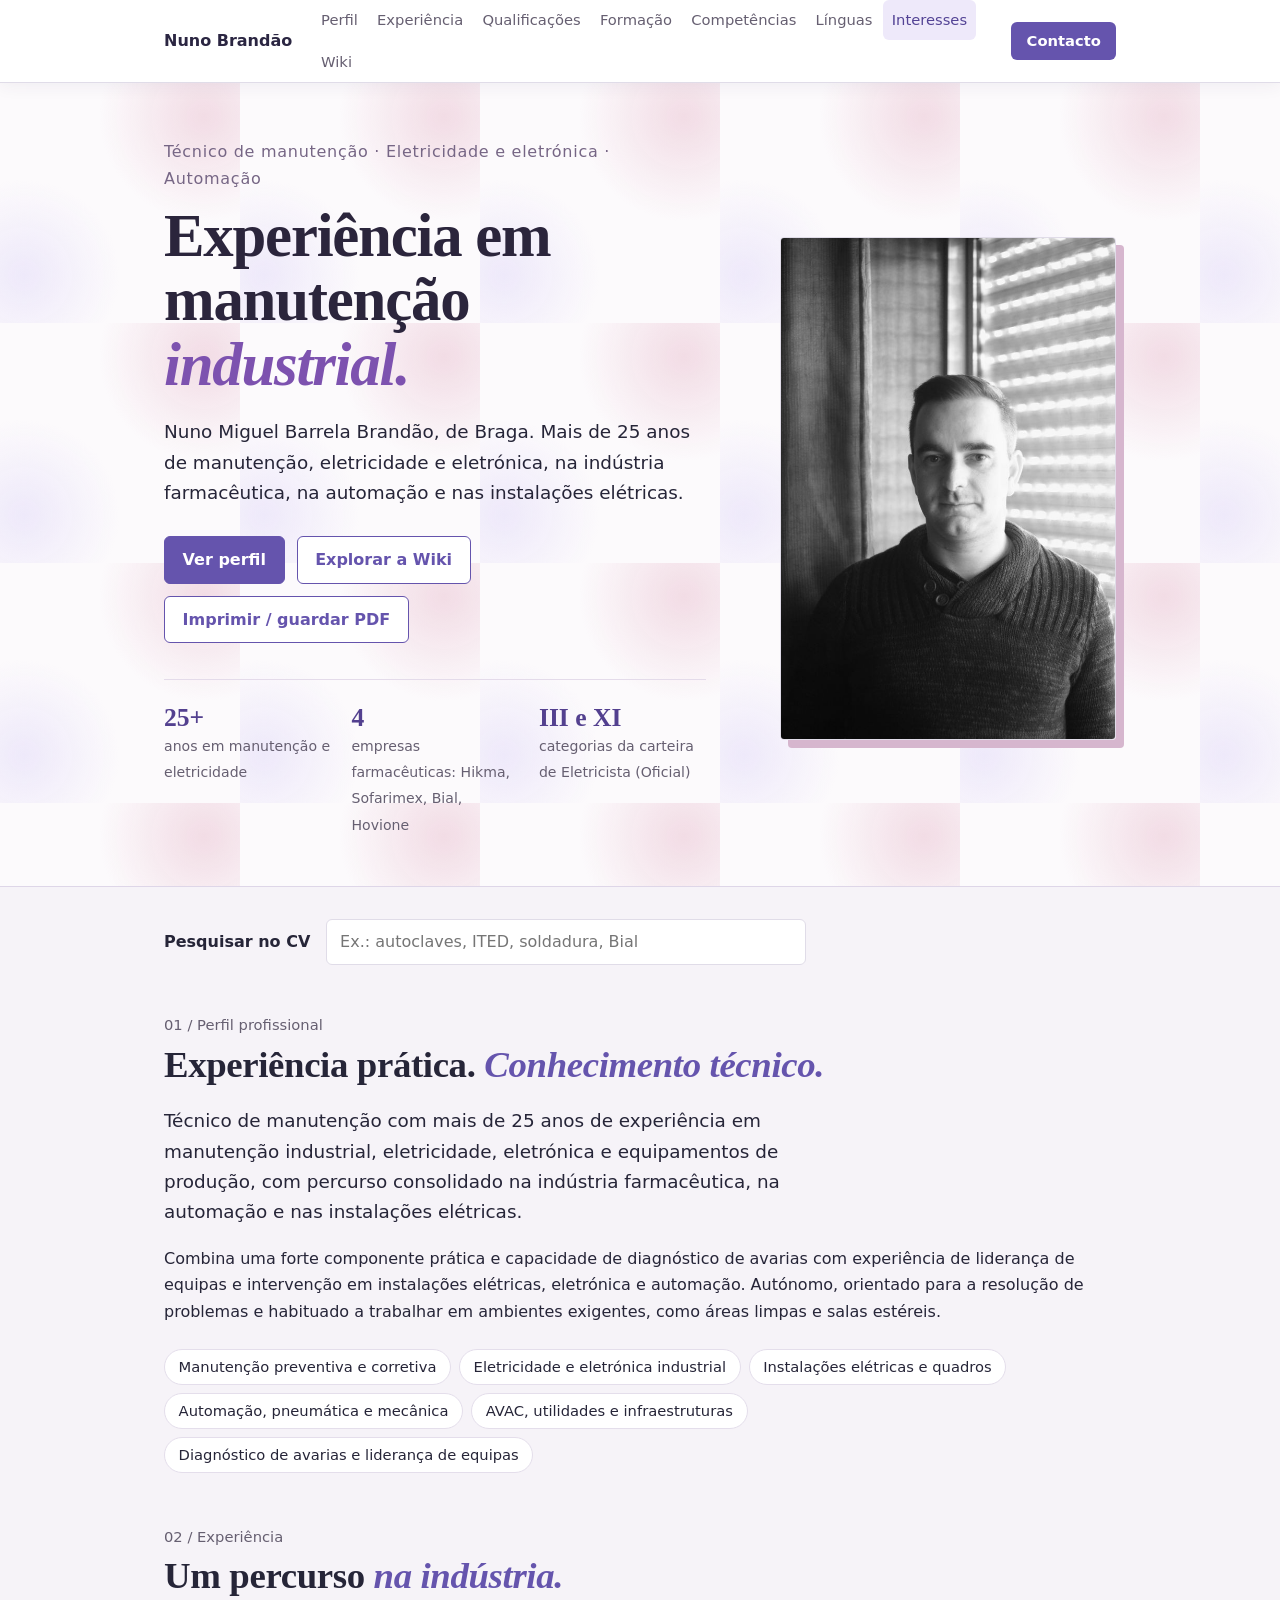
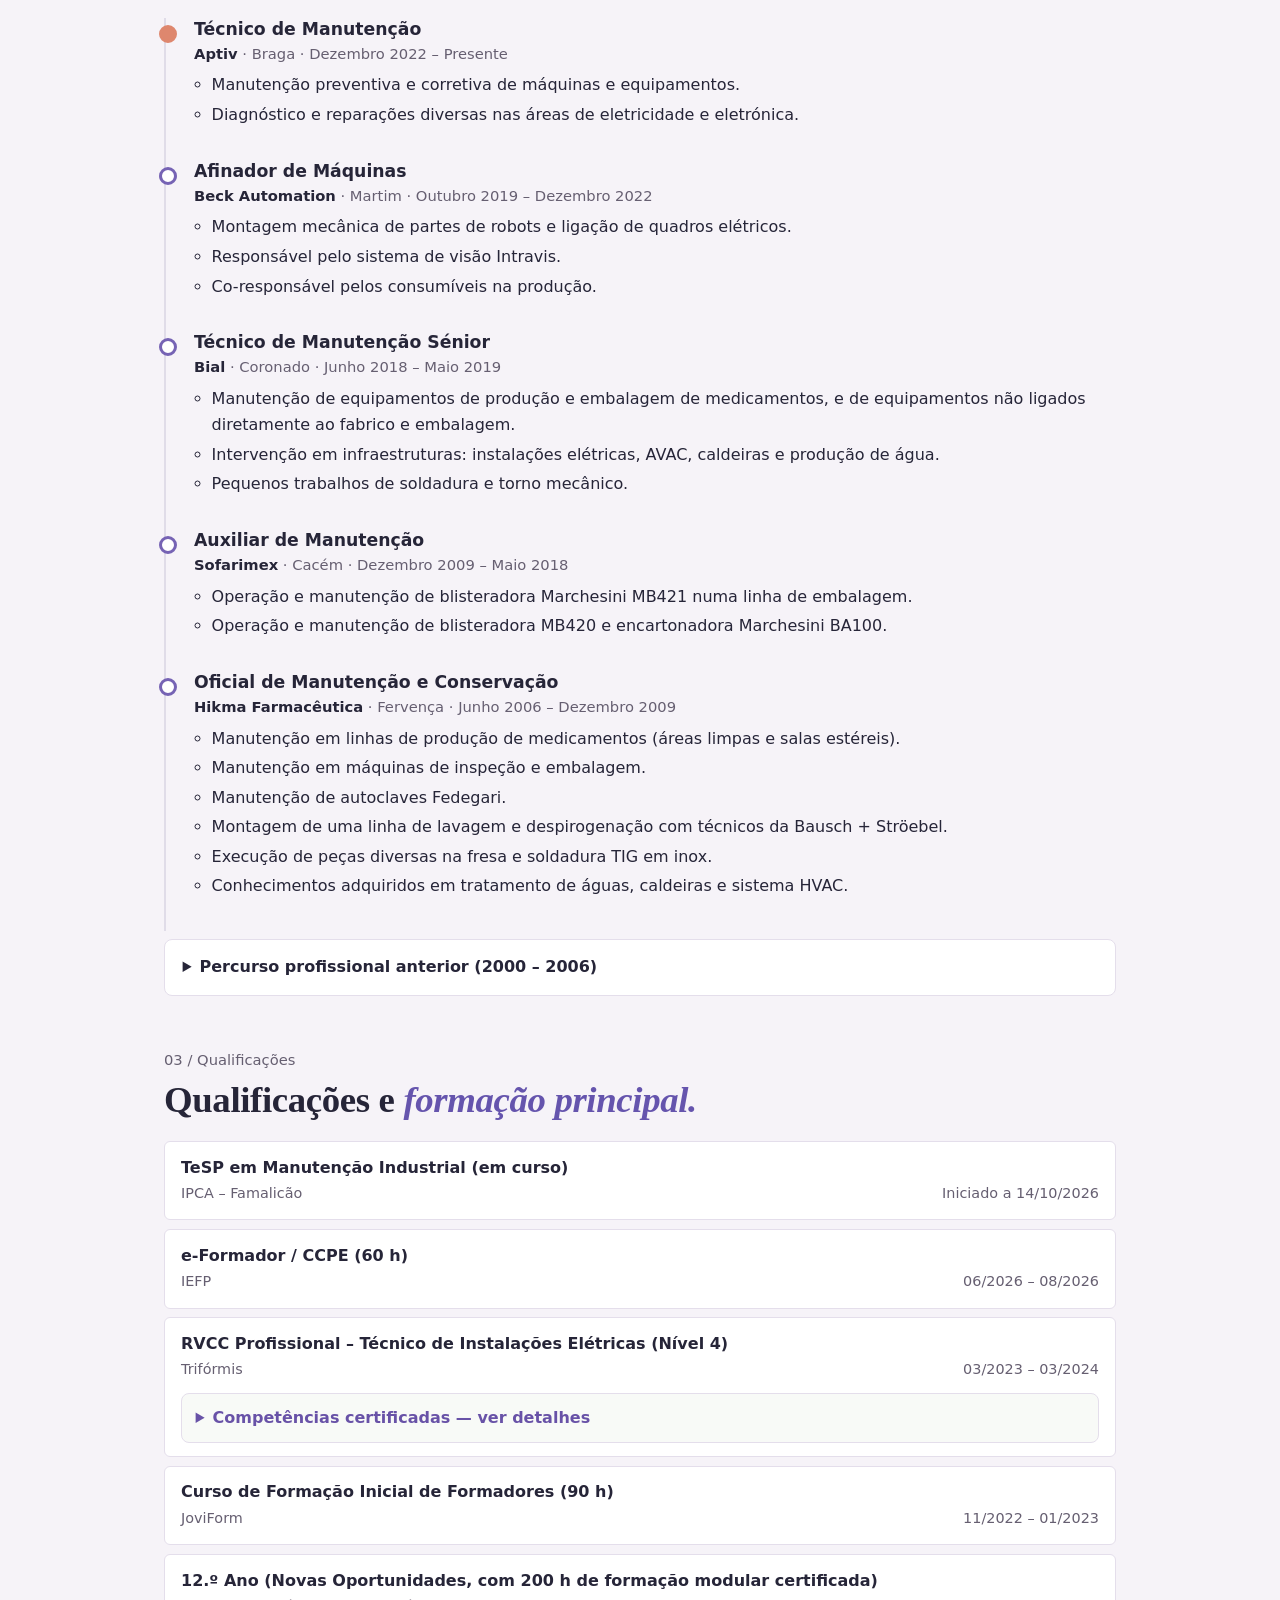
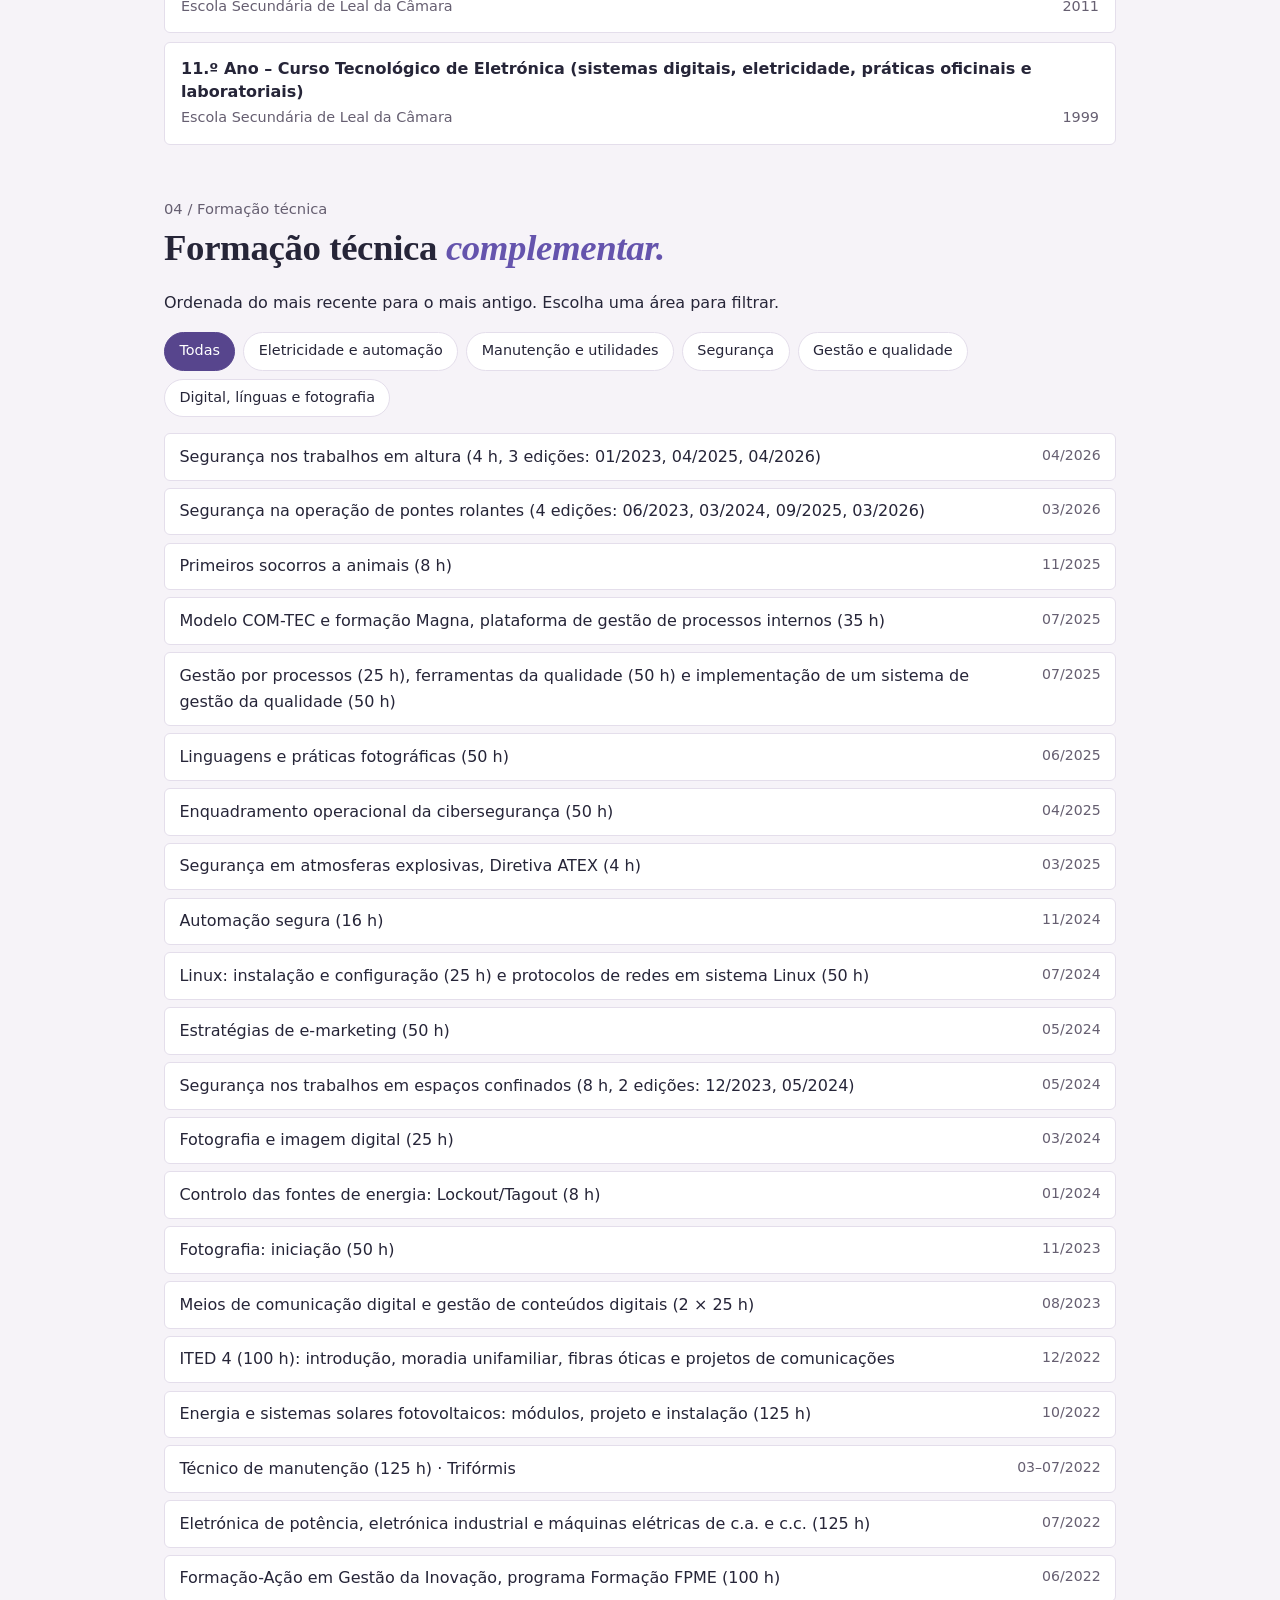
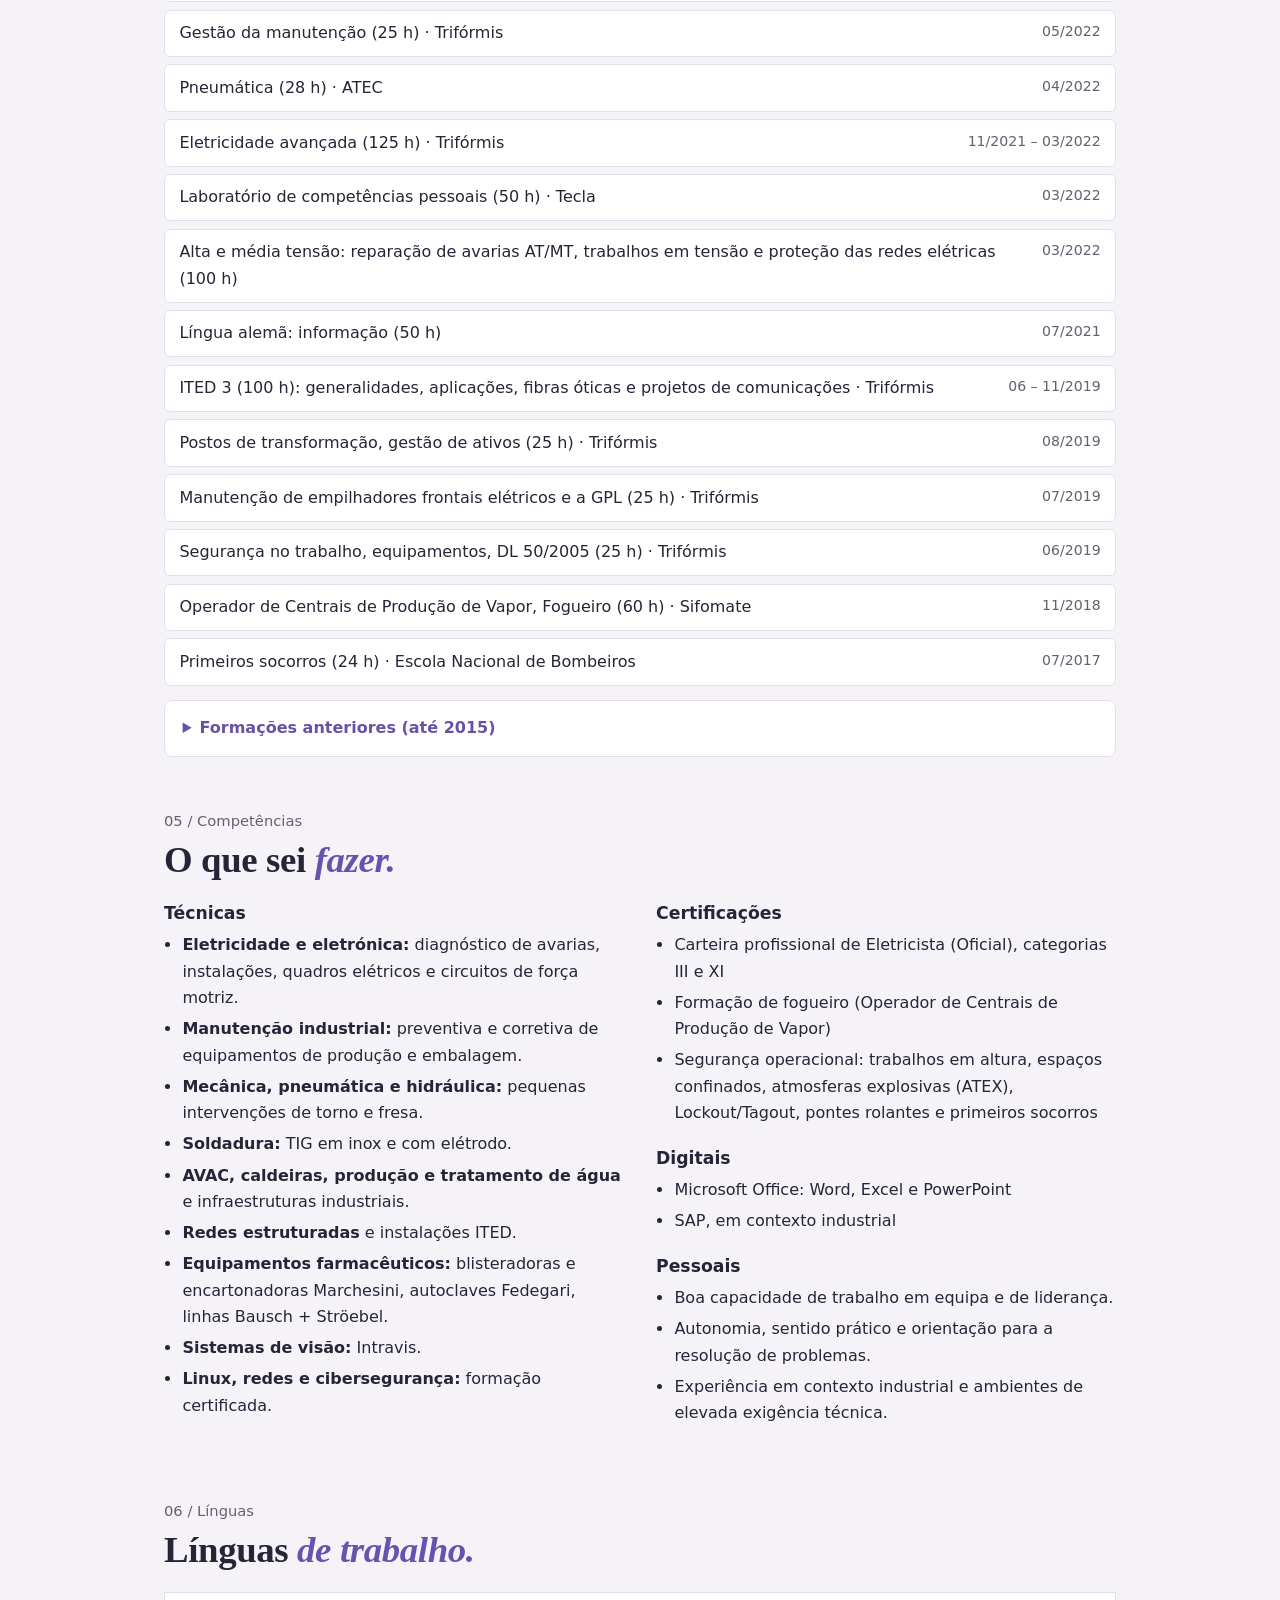
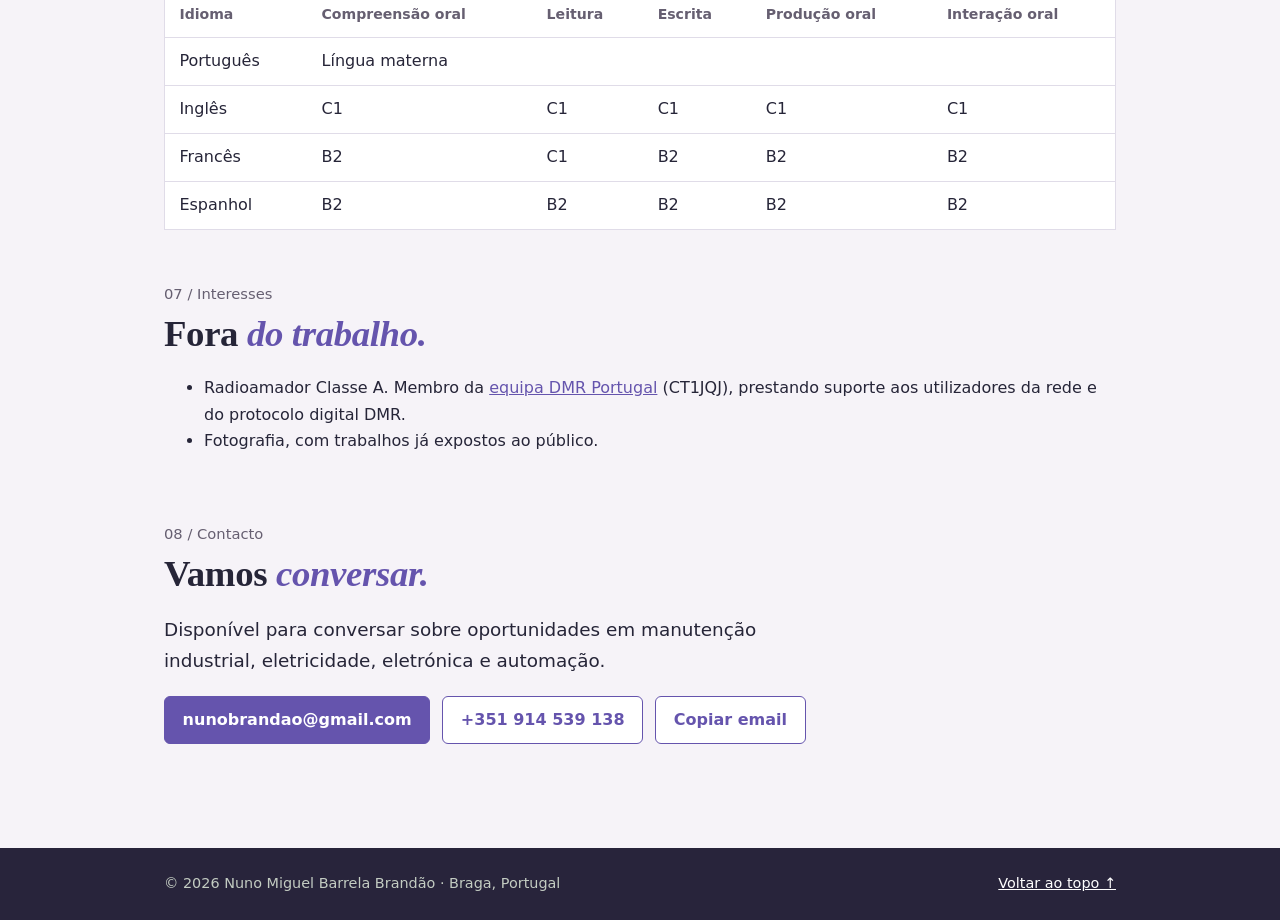
<file: index.html>
<!DOCTYPE html>

<html lang="pt-PT">
<head>
<meta charset="utf-8"/>
<meta content="width=device-width, initial-scale=1" name="viewport"/>
<title>Nuno Miguel Barrela Brandão – Técnico de Manutenção Industrial</title>
<meta content="CV online de Nuno Miguel Barrela Brandão: técnico de manutenção industrial, eletricidade e eletrónica. Braga, Portugal." name="description"/>
<style>
:root{--ink:#1c241e;--mut:#616a73;--line:#dcdfe2;--bg:#f4f5f3;--card:#fff;--ac:#4a6741;--navy:#232d25;--yel:#b8a05a}
*{box-sizing:border-box}
html{scroll-behavior:smooth;scroll-padding-top:4.5rem}
body{margin:0;background:var(--bg);color:var(--ink);font:16px/1.65 system-ui,-apple-system,"Segoe UI",Roboto,Arial,sans-serif}
a{color:var(--ac)}:focus-visible{outline:3px solid var(--yel);outline-offset:2px}
.wrap{max-width:62rem;margin:0 auto;padding:0 1.25rem}
h1,h2,h3.d,.serif{font-family:"Iowan Old Style","Palatino Linotype",Palatino,Georgia,serif}
em{font-style:italic;color:var(--ac)}
.eyebrow{margin:0 0 .4rem;color:var(--mut);font-size:.92rem}

header.bar{position:sticky;top:0;z-index:5;background:rgba(255,255,255,.96);border-bottom:1px solid var(--line)}
.bar .wrap{display:flex;align-items:center;gap:1.25rem;min-height:3.5rem}
.brand{font-weight:700;color:var(--ink);text-decoration:none;white-space:nowrap}
.bar nav{display:flex;gap:.1rem;flex:1;flex-wrap:wrap;align-items:center;min-width:0}
.bar nav a{padding:.5rem .55rem;color:var(--mut);text-decoration:none;font-size:.92rem;white-space:nowrap;border-radius:6px}
.bar nav a:hover,.bar nav a.cur{color:var(--ink);background:#e8ece6}
.bar .cta{background:var(--ac);color:#fff;text-decoration:none;padding:.45rem .95rem;border-radius:6px;font-weight:600;font-size:.92rem;white-space:nowrap}

.hero{background:var(--card);border-bottom:1px solid var(--line);padding:3.5rem 0 3rem;
 background-image:url("data:image/svg+xml,%3Csvg xmlns=%22http://www.w3.org/2000/svg%22 width=%22240%22 height=%22240%22 viewBox=%220 0 240 240%22%3E%3Cg fill=%22none%22 stroke=%22%234a6741%22 stroke-opacity=%22.2%22 stroke-width=%221.5%22 stroke-linejoin=%22round%22%3E%3Cpath d=%22M0 40H70V110H130V170H160V240%22/%3E%3Cpath d=%22M160 0V40H240%22/%3E%3Cpath d=%22M40 0V80H20V180H0%22/%3E%3Cpath d=%22M240 180H210V210H40V240%22/%3E%3Cpath d=%22M100 0V20H190V70%22 stroke-opacity=%22.12%22/%3E%3Cpath d=%22M130 110H200V140%22 stroke-opacity=%22.12%22/%3E%3Ccircle cx=%22130%22 cy=%22110%22 r=%225%22/%3E%3Ccircle cx=%2220%22 cy=%22180%22 r=%225%22/%3E%3Ccircle cx=%22210%22 cy=%22210%22 r=%225%22/%3E%3Ccircle cx=%22190%22 cy=%2270%22 r=%225%22/%3E%3C/g%3E%3Cg fill=%22%234a6741%22 fill-opacity=%22.28%22%3E%3Ccircle cx=%2270%22 cy=%2240%22 r=%223%22/%3E%3Ccircle cx=%2270%22 cy=%22110%22 r=%223%22/%3E%3Ccircle cx=%22160%22 cy=%2240%22 r=%223%22/%3E%3Ccircle cx=%2240%22 cy=%2280%22 r=%223%22/%3E%3Ccircle cx=%22160%22 cy=%22170%22 r=%223%22/%3E%3Ccircle cx=%22100%22 cy=%2220%22 r=%222.5%22/%3E%3C/g%3E%3C/svg%3E");background-size:240px 240px}
.hg{display:grid;grid-template-columns:minmax(0,1.5fr) minmax(0,1fr);gap:3rem;align-items:center}
.hero .k{color:var(--mut);margin:0 0 .75rem}
.hero h1{font-size:clamp(2.2rem,5.6vw,3.8rem);line-height:1.06;margin:0;font-weight:700;letter-spacing:-.02em}
.hero .sub{font-size:1.15rem;max-width:36rem;margin:1.25rem 0 0}
.acts{display:flex;flex-wrap:wrap;gap:.75rem;margin-top:1.75rem}
.btn{display:inline-block;background:var(--ac);color:#fff;text-decoration:none;padding:.6rem 1.1rem;border-radius:6px;font:inherit;font-weight:600;border:1px solid var(--ac);cursor:pointer}
.btn.ghost{background:transparent;color:var(--ac)}
.btn:hover{filter:brightness(1.08)}
.stats{display:grid;grid-template-columns:repeat(auto-fit,minmax(9.5rem,1fr));gap:1.25rem;margin-top:2.25rem;padding-top:1.5rem;border-top:1px solid var(--line)}
.stats b{display:block;font-family:Georgia,serif;font-size:1.6rem;line-height:1.1}
.stats span{font-size:.88rem;color:var(--mut)}
.ph{margin:0;justify-self:end;max-width:21rem;width:100%}
.ph img{display:block;width:100%;height:auto;border-radius:4px;border:1px solid var(--line);box-shadow:8px 8px 0 var(--navy)}

.search{margin:2rem 0 0;display:flex;flex-wrap:wrap;align-items:center;gap:.5rem 1rem}
.search label{font-weight:600}
.search input{flex:1;min-width:14rem;max-width:30rem;padding:.55rem .8rem;border:1px solid var(--line);border-radius:6px;font:inherit;background:var(--card)}
#qn{color:var(--mut);font-size:.9rem}

section{padding:3rem 0 .25rem}
h2{font-size:clamp(1.7rem,4vw,2.3rem);margin:0 0 1.25rem;line-height:1.15;letter-spacing:-.01em}
h3{font-size:1.08rem;margin:0;line-height:1.3}
.lead{font-size:1.15rem;max-width:42rem}
.chips{display:flex;flex-wrap:wrap;gap:.5rem;list-style:none;padding:0;margin:1.5rem 0 0}
.chips li{background:var(--card);border:1px solid var(--line);border-radius:999px;padding:.3rem .85rem;font-size:.92rem}

.tl{list-style:none;margin:0;padding:0 0 0 1.75rem;border-left:2px solid var(--line)}
.job{position:relative;padding:0 0 1.75rem}
.job::before{content:"";position:absolute;left:calc(-1.75rem - 7px);top:.45rem;width:12px;height:12px;border-radius:50%;background:var(--card);border:3px solid var(--ac)}
.job.now::before{background:var(--yel);border-color:var(--yel)}
.when{color:var(--mut);font-size:.92rem;margin:.1rem 0 .3rem}.when b{color:var(--ink)}
.job ul{margin:.4rem 0 0;padding-left:1.1rem}.job li{margin:.2rem 0}
details.more{background:var(--card);border:1px solid var(--line);border-radius:8px;margin-top:.5rem}
details.more summary{cursor:pointer;padding:.9rem 1.1rem;font-weight:600}
details.more .tl{margin:.5rem 1.25rem .25rem 1.6rem}

table{width:100%;border-collapse:collapse;background:var(--card);border:1px solid var(--line)}
th,td{text-align:left;padding:.65rem .9rem;border-bottom:1px solid var(--line);vertical-align:top}
th{font-size:.88rem;color:var(--mut)}tr:last-child td{border-bottom:0}.sc{overflow-x:auto}
.fil{display:flex;flex-wrap:wrap;gap:.5rem;margin:1rem 0}
.fil button{border:1px solid var(--line);background:var(--card);color:var(--ink);padding:.4rem .9rem;border-radius:999px;font:inherit;font-size:.9rem;cursor:pointer}
.fil button[aria-pressed=true]{background:var(--navy);color:#fff;border-color:var(--navy)}
.cs{list-style:none;margin:0;padding:0;display:grid;gap:.45rem}
.cs li{background:var(--card);border:1px solid var(--line);border-radius:6px;padding:.6rem .9rem;display:grid;grid-template-columns:1fr auto;gap:.2rem 1rem}
.cs .m{color:var(--mut);font-size:.88rem;text-align:right}
.cols{display:grid;grid-template-columns:repeat(auto-fit,minmax(17rem,1fr));gap:2rem}
.cols h3{margin:0 0 .5rem}.cols ul{margin:0 0 1.25rem;padding-left:1.15rem}.cols li{margin:.3rem 0}
.ct{display:flex;flex-wrap:wrap;gap:.75rem;margin-top:1.25rem}
.sr{color:var(--mut);min-height:1.5rem;font-size:.9rem}
[hidden]{display:none!important}
footer{margin-top:3rem;padding:1.5rem 0;background:var(--navy);color:#c3ccc2;font-size:.9rem}
footer .wrap{display:flex;flex-wrap:wrap;justify-content:space-between;gap:.5rem}footer a{color:#fff}

@media(max-width:760px){.hg{grid-template-columns:1fr;gap:2rem}.ph{justify-self:start;max-width:15rem;order:-1}.bar .brand{display:none}.cs li{grid-template-columns:1fr}.cs .m{text-align:left}}
@media(prefers-reduced-motion:reduce){html{scroll-behavior:auto}}
@media print{body{background:#fff}.bar,.search,.fil,.acts,.ct,#copy{display:none}.hero{background:#fff;padding:1rem 0}.ph img{box-shadow:none}details.more>*{display:block}section{break-inside:avoid-page}.job{break-inside:avoid}footer{background:#fff;color:#000}footer a{color:#000}}
.rv{columns:2;column-gap:2rem;margin:.25rem 1.25rem 1rem;padding-left:1.1rem}.rv li{margin:.2rem 0;break-inside:avoid}@media(max-width:640px){.rv{columns:1}}

/* Menus de histórico e competências, responsivos */
#qualificacoes td details.more{margin:.6rem 0 .15rem}
#qualificacoes td details.more summary{padding:.5rem .75rem;color:var(--ac);font-size:.92rem}
#qualificacoes td details.more .rv{margin:.6rem .7rem 1rem}
#formacao .formacao-antiga{margin-top:.85rem}
#formacao .formacao-antiga summary{color:var(--ac)}
#formacao .formacao-antiga .cs{padding:.25rem 1rem 1rem}
@media print{#formacao .formacao-antiga{display:block}#formacao .formacao-antiga .cs{display:grid}}

/* RVCC: bloco expansível fora da tabela, sem barras de deslocamento */
.rvcc-expandido{margin-top:1rem;overflow:visible}
.rvcc-expandido .rv{columns:2;column-gap:2.5rem;margin:.35rem 1.25rem 1.25rem;padding-left:1.25rem}
.rvcc-expandido .rv li{break-inside:avoid;overflow-wrap:anywhere}
@media(max-width:640px){.rvcc-expandido .rv{columns:1}}
@media print{.rvcc-expandido{display:block}.rvcc-expandido .rv{columns:2}}

/* Submenu do RVCC: uma competência por linha, sem rolagem interna */
.rvcc-submenu-row td{padding:.35rem .75rem 1rem;background:#f8faf7}
.rvcc-submenu-row details.more{margin:0;border-color:var(--line)}
.rvcc-submenu-row details.more summary{padding:.7rem 1rem;color:var(--ac)}
.rvcc-lista{list-style:none;margin:0;padding:.25rem .85rem .85rem;display:grid;grid-template-columns:minmax(0,1fr);gap:.4rem}
.rvcc-lista li{display:block;min-width:0;padding:.5rem .75rem;background:var(--card);border:1px solid var(--line);border-radius:6px;line-height:1.45;overflow-wrap:break-word}
.rvcc-submenu-row details{max-height:none;overflow:visible}
@media print{.rvcc-submenu-row details:not([open]) .rvcc-lista{display:none}}

/* Qualificações: cartões em lista, iguais ao estilo das formações */
.qual-list{list-style:none;margin:0;padding:0;display:grid;gap:.55rem}
.qual-item{background:var(--card);border:1px solid var(--line);border-radius:6px;padding:.85rem 1rem;min-width:0}
.qual-titulo{font-weight:600;line-height:1.45}
.qual-meta{display:flex;flex-wrap:wrap;justify-content:space-between;gap:.15rem 1.5rem;margin-top:.2rem;color:var(--mut);font-size:.9rem}
.qual-periodo{white-space:normal}
.qual-item .rvcc-expandido{margin:.7rem 0 0;background:#f8faf7}
.qual-item .rvcc-expandido summary{padding:.65rem .85rem;color:var(--ac)}
.qual-item .rvcc-lista{padding:.2rem .7rem .8rem}
@media(max-width:640px){.qual-meta{display:block}.qual-periodo{display:block;margin-top:.15rem}}

/* Identidade visual 2026 — CV: grafite, violeta e coral */
:root{--ink:#262538;--mut:#665f71;--line:#e0dce8;--bg:#f6f3f8;--card:#ffffff;--ac:#6554ad;--navy:#28243b;--yel:#df876e}
body{background:var(--bg)}
header.bar{background:rgba(255,255,255,.97);box-shadow:0 3px 16px #392a5410}
.brand{color:#2b2642}
.bar nav a:hover,.bar nav a.cur{background:#eee9fa;color:#534395}
.bar .cta{background:#6554ad;color:#fff}
.hero{background-color:#fcfafc;border-bottom-color:#ded6e8;
 background-image:radial-gradient(circle at 85% 14%,#f2dce5 0,transparent 36%),radial-gradient(circle at 10% 80%,#eee9fa 0,transparent 33%);}
.hero .k{color:#766685;letter-spacing:.045em}
.hero h1{color:#2b253c}
.hero h1 em{color:#7d52af}
.btn{background:#6554ad;border-color:#6554ad}
.btn.ghost{color:#6554ad;background:#fff;border-color:#6554ad}
.ph img{box-shadow:8px 8px 0 #d6b6ce}
.stats{border-color:#e4dbea}
.stats b{color:#53408f}
.job::before{border-color:#7663b4}
.job.now::before{background:#de876e;border-color:#de876e}
.chips li,.cs li,.qual-item,details.more,.fil button{border-color:#e4deeb}
.fil button[aria-pressed=true]{background:#57458d;border-color:#57458d}
.rvcc-submenu-row details.more summary,.qual-item .rvcc-expandido summary,#formacao .formacao-antiga summary{color:#6852a7}
footer{background:#28243b}
@media print{.hero{background:#fff}}

</style>
</head>
<body>
<header class="bar"><div class="wrap">
<a class="brand" href="#topo">Nuno Brandão</a>
<nav aria-label="Secções"><a href="#perfil">Perfil</a><a href="#experiencia">Experiência</a><a href="#qualificacoes">Qualificações</a><a href="#formacao">Formação</a><a href="#competencias">Competências</a><a href="#linguas">Línguas</a><a href="#interesses">Interesses</a><a href="wiki/index.html">Wiki</a></nav>
<a class="cta" href="#contacto">Contacto</a>
</div></header>
<div class="hero" id="topo"><div class="wrap hg">
<div>
<p class="k">Técnico de manutenção · Eletricidade e eletrónica · Automação</p>
<h1>Experiência em manutenção <em>industrial.</em></h1>
<p class="sub">Nuno Miguel Barrela Brandão, de Braga. Mais de 25 anos de manutenção, eletricidade e eletrónica, na indústria farmacêutica, na automação e nas instalações elétricas.</p>
<div class="acts"><a class="btn" href="#perfil">Ver perfil</a><a class="btn ghost" href="wiki/index.html">Explorar a Wiki</a><button class="btn ghost" onclick="window.print()" type="button">Imprimir / guardar PDF</button></div>
<div class="stats">
<div><b>25+</b><span>anos em manutenção e eletricidade</span></div>
<div><b>4</b><span>empresas farmacêuticas: Hikma, Sofarimex, Bial, Hovione</span></div>
<div><b>III e XI</b><span>categorias da carteira de Eletricista (Oficial)</span></div>

</div>
</div>
<figure class="ph"><img alt="Retrato a preto e branco de Nuno Brandão" height="960" src="[data-uri]" width="640"/></figure>
</div></div>
<main class="wrap">
<div class="search"><label for="q">Pesquisar no CV</label><input id="q" placeholder="Ex.: autoclaves, ITED, soldadura, Bial" type="search"/><span aria-live="polite" id="qn" role="status"></span></div>
<section id="perfil">
<p class="eyebrow">01 / Perfil profissional</p><h2>Experiência prática. <em>Conhecimento técnico.</em></h2>
<p class="lead">Técnico de manutenção com mais de 25 anos de experiência em manutenção industrial, eletricidade, eletrónica e equipamentos de produção, com percurso consolidado na indústria farmacêutica, na automação e nas instalações elétricas.</p>
<p>Combina uma forte componente prática e capacidade de diagnóstico de avarias com experiência de liderança de equipas e intervenção em instalações elétricas, eletrónica e automação. Autónomo, orientado para a resolução de problemas e habituado a trabalhar em ambientes exigentes, como áreas limpas e salas estéreis.</p>
<ul class="chips"><li>Manutenção preventiva e corretiva</li><li>Eletricidade e eletrónica industrial</li><li>Instalações elétricas e quadros</li><li>Automação, pneumática e mecânica</li><li>AVAC, utilidades e infraestruturas</li><li>Diagnóstico de avarias e liderança de equipas</li></ul>
</section>
<section id="experiencia">
<p class="eyebrow">02 / Experiência</p><h2>Um percurso <em>na indústria.</em></h2>
<ol class="tl" id="tl">

<li class="job now"><h3>Técnico de Manutenção</h3><div class="when"><b>Aptiv</b> · Braga · Dezembro 2022 – Presente</div>
<ul><li>Manutenção preventiva e corretiva de máquinas e equipamentos.</li><li>Diagnóstico e reparações diversas nas áreas de eletricidade e eletrónica.</li></ul></li>
<li class="job"><h3>Afinador de Máquinas</h3><div class="when"><b>Beck Automation</b> · Martim · Outubro 2019 – Dezembro 2022</div>
<ul><li>Montagem mecânica de partes de robots e ligação de quadros elétricos.</li><li>Responsável pelo sistema de visão Intravis.</li><li>Co-responsável pelos consumíveis na produção.</li></ul></li>
<li class="job"><h3>Técnico de Manutenção Sénior</h3><div class="when"><b>Bial</b> · Coronado · Junho 2018 – Maio 2019</div>
<ul><li>Manutenção de equipamentos de produção e embalagem de medicamentos, e de equipamentos não ligados diretamente ao fabrico e embalagem.</li><li>Intervenção em infraestruturas: instalações elétricas, AVAC, caldeiras e produção de água.</li><li>Pequenos trabalhos de soldadura e torno mecânico.</li></ul></li>
<li class="job"><h3>Auxiliar de Manutenção</h3><div class="when"><b>Sofarimex</b> · Cacém · Dezembro 2009 – Maio 2018</div>
<ul><li>Operação e manutenção de blisteradora Marchesini MB421 numa linha de embalagem.</li><li>Operação e manutenção de blisteradora MB420 e encartonadora Marchesini BA100.</li></ul></li>
<li class="job"><h3>Oficial de Manutenção e Conservação</h3><div class="when"><b>Hikma Farmacêutica</b> · Fervença · Junho 2006 – Dezembro 2009</div>
<ul><li>Manutenção em linhas de produção de medicamentos (áreas limpas e salas estéreis).</li><li>Manutenção em máquinas de inspeção e embalagem.</li><li>Manutenção de autoclaves Fedegari.</li><li>Montagem de uma linha de lavagem e despirogenação com técnicos da Bausch + Ströebel.</li><li>Execução de peças diversas na fresa e soldadura TIG em inox.</li><li>Conhecimentos adquiridos em tratamento de águas, caldeiras e sistema HVAC.</li></ul></li>
</ol>
<details class="more"><summary>Percurso profissional anterior (2000 – 2006)</summary>
<ol class="tl">
<li class="job"><h3>Eletricista de Baixa Tensão</h3><div class="when"><b>Activac</b> · Serra das Minas · Abril 2006 – Maio 2006</div><ul><li>Cablagem de quadros em edifícios e redes estruturadas.</li><li>Orientação de pessoal em obra.</li></ul></li>
<li class="job"><h3>Eletricista de Baixa Tensão</h3><div class="when"><b>Etopi, Lda</b> · Mem Martins · Julho 2004 – Julho 2005</div><ul><li>Manutenção de compressores.</li><li>Reparação de equipamentos elétricos e pneumáticos.</li><li>Pequenos trabalhos na fresa e no torno mecânico; conhecimentos adquiridos de pneumática.</li></ul></li>
<li class="job"><h3>Eletricista Auto / Mecânico (empilhadores, empilhadores telescópicos, plataformas elevatórias e geradores)</h3><div class="when"><b>Vialoso (atual GAM)</b> · Terrugem · Junho 2003 – Junho 2004</div><ul><li>Reparação de equipamentos elétricos (motores de arranque, alternadores, etc.).</li><li>Manutenção elétrica em plataformas elevatórias e empilhadores elétricos.</li><li>Manutenção mecânica em geradores, empilhadores e plataformas.</li></ul></li>
<li class="job"><h3>Técnico de Manutenção</h3><div class="when"><b>Hovione S.A.</b> · Sete Casas, Loures · Janeiro 2003 – Junho 2003</div><ul><li>Manutenção em linhas de produção de produtos para a indústria farmacêutica.</li><li>Soldadura TIG, e soldadura em aço e inox com elétrodo.</li><li>Reparação de bombas de vácuo.</li><li>Montagem e desmontagem de linhas de produção (reatores, agitadores, etc.).</li></ul></li>
<li class="job"><h3>Técnico de Manutenção</h3><div class="when"><b>Diamant Boart S.A.</b> · Albarraque · Maio 2001 – Dezembro 2002</div><ul><li>Manutenção curativa e preventiva em máquinas de produção de ferramentas de corte de pedra (cabos, discos e lâminas).</li><li>Manutenções curativas e preventivas em equipamentos de uso geral (berbequins, retificadoras, etc.).</li></ul></li>
<li class="job"><h3>Eletricista de Baixa Tensão</h3><div class="when"><b>Electrocínio (Soluções Estruturadas)</b> · São Domingos de Rana / Queluz · Setembro 2000 – Maio 2001</div><ul><li>Cablagem de edifícios e redes estruturadas.</li><li>Trabalho administrativo: controlo e lançamento de guias de remessa, controlo de stocks, entre outros.</li></ul></li>
<li class="job"><h3>Eletricista de Baixa Tensão</h3><div class="when"><b>Exército Português – RA4</b> · Queluz · Fevereiro 2000 – Agosto 2000</div><ul><li>Reparações diversas a nível elétrico.</li><li>Execução de pequenas instalações elétricas.</li></ul></li>
</ol>
</details>
</section>
<section id="qualificacoes">
<p class="eyebrow">03 / Qualificações</p><h2>Qualificações e <em>formação principal.</em></h2>
<ul aria-label="Lista de qualificações" class="qual-list"><li class="qual-item"><div class="qual-titulo">TeSP em Manutenção Industrial (em curso)</div><div class="qual-meta"><span class="qual-entidade">IPCA – Famalicão</span><span class="qual-periodo">Iniciado a 14/10/2026</span></div></li><li class="qual-item"><div class="qual-titulo">e-Formador / CCPE (60 h)</div><div class="qual-meta"><span class="qual-entidade">IEFP</span><span class="qual-periodo">06/2026 – 08/2026</span></div></li><li class="qual-item"><div class="qual-titulo">RVCC Profissional – Técnico de Instalações Elétricas (Nível 4)</div><div class="qual-meta"><span class="qual-entidade">Trifórmis</span><span class="qual-periodo">03/2023 – 03/2024</span></div><details class="more rvcc-expandido"><summary>Competências certificadas — ver detalhes</summary><ul class="rvcc-lista"><li><span>Máquinas elétricas rotativas e variadores de velocidade</span></li><li><span>Corrente contínua</span></li><li><span>Análise de circuitos em corrente contínua</span></li><li><span>Magnetismo e eletromagnetismo</span></li><li><span>Corrente alternada</span></li><li><span>Semicondutores</span></li><li><span>Transístor bipolar</span></li><li><span>Circuitos lógicos, combinatórios e sequenciais assíncronos</span></li><li><span>Tecnologia e montagem de circuitos eletrónicos</span></li><li><span>Sistemas trifásicos</span></li><li><span>Transformadores</span></li><li><span>Sistemas e técnicas de medida</span></li><li><span>Noções de higiene e segurança no trabalho: eletricidade e eletrónica</span></li><li><span>Produção, transporte e distribuição de energia elétrica</span></li><li><span>Postos de transformação de energia elétrica</span></li><li><span>Circuitos de proteção</span></li><li><span>Tecnologia dos materiais elétricos</span></li><li><span>Programação: algoritmia e iniciação</span></li><li><span>Automatismos eletromecânicos: contactores e aplicações</span></li><li><span>Instalações elétricas: generalidades</span></li><li><span>Instalações elétricas residenciais individuais: projeto, implementação a cabo e a calha técnica</span></li><li><span>Instalações elétricas coletivas e recebendo público: projeto</span></li><li><span>Instalações elétricas industriais: projeto e implementação</span></li><li><span>Instalações elétricas: luminotecnia e projeto de iluminação interior</span></li><li><span>Domótica: projeto integrado de comunicações</span></li><li><span>Desenho assistido por computador (CAD) 2D</span></li></ul></details></li><li class="qual-item"><div class="qual-titulo">Curso de Formação Inicial de Formadores (90 h)</div><div class="qual-meta"><span class="qual-entidade">JoviForm</span><span class="qual-periodo">11/2022 – 01/2023</span></div></li><li class="qual-item"><div class="qual-titulo">12.º Ano (Novas Oportunidades, com 200 h de formação modular certificada)</div><div class="qual-meta"><span class="qual-entidade">Escola Secundária de Leal da Câmara</span><span class="qual-periodo">2011</span></div></li><li class="qual-item"><div class="qual-titulo">11.º Ano – Curso Tecnológico de Eletrónica (sistemas digitais, eletricidade, práticas oficinais e laboratoriais)</div><div class="qual-meta"><span class="qual-entidade">Escola Secundária de Leal da Câmara</span><span class="qual-periodo">1999</span></div></li></ul>
</section>
<section id="formacao">
<p class="eyebrow">04 / Formação técnica</p><h2>Formação técnica <em>complementar.</em></h2>
<p>Ordenada do mais recente para o mais antigo. Escolha uma área para filtrar.</p>
<div aria-label="Filtrar formação por área" class="fil" role="group">
<button aria-pressed="true" data-f="all" type="button">Todas</button><button aria-pressed="false" data-f="ele" type="button">Eletricidade e automação</button><button aria-pressed="false" data-f="man" type="button">Manutenção e utilidades</button><button aria-pressed="false" data-f="seg" type="button">Segurança</button><button aria-pressed="false" data-f="ges" type="button">Gestão e qualidade</button><button aria-pressed="false" data-f="dig" type="button">Digital, línguas e fotografia</button>
</div>
<ul class="cs" id="cs">
<li data-c="seg"><span>Segurança nos trabalhos em altura (4 h, 3 edições: 01/2023, 04/2025, 04/2026)</span><span class="m">04/2026</span></li>
<li data-c="seg"><span>Segurança na operação de pontes rolantes (4 edições: 06/2023, 03/2024, 09/2025, 03/2026)</span><span class="m">03/2026</span></li>
<li data-c="seg"><span>Primeiros socorros a animais (8 h)</span><span class="m">11/2025</span></li>
<li data-c="dig"><span>Modelo COM-TEC e formação Magna, plataforma de gestão de processos internos (35 h)</span><span class="m">07/2025</span></li>
<li data-c="ges"><span>Gestão por processos (25 h), ferramentas da qualidade (50 h) e implementação de um sistema de gestão da qualidade (50 h)</span><span class="m">07/2025</span></li>
<li data-c="dig"><span>Linguagens e práticas fotográficas (50 h)</span><span class="m">06/2025</span></li>
<li data-c="dig"><span>Enquadramento operacional da cibersegurança (50 h)</span><span class="m">04/2025</span></li>
<li data-c="seg"><span>Segurança em atmosferas explosivas, Diretiva ATEX (4 h)</span><span class="m">03/2025</span></li>
<li data-c="ele"><span>Automação segura (16 h)</span><span class="m">11/2024</span></li>
<li data-c="dig"><span>Linux: instalação e configuração (25 h) e protocolos de redes em sistema Linux (50 h)</span><span class="m">07/2024</span></li>
<li data-c="dig"><span>Estratégias de e-marketing (50 h)</span><span class="m">05/2024</span></li>
<li data-c="seg"><span>Segurança nos trabalhos em espaços confinados (8 h, 2 edições: 12/2023, 05/2024)</span><span class="m">05/2024</span></li>
<li data-c="dig"><span>Fotografia e imagem digital (25 h)</span><span class="m">03/2024</span></li>
<li data-c="seg"><span>Controlo das fontes de energia: Lockout/Tagout (8 h)</span><span class="m">01/2024</span></li>
<li data-c="dig"><span>Fotografia: iniciação (50 h)</span><span class="m">11/2023</span></li>
<li data-c="dig"><span>Meios de comunicação digital e gestão de conteúdos digitais (2 × 25 h)</span><span class="m">08/2023</span></li>
<li data-c="ele"><span>ITED 4 (100 h): introdução, moradia unifamiliar, fibras óticas e projetos de comunicações</span><span class="m">12/2022</span></li>
<li data-c="ele"><span>Energia e sistemas solares fotovoltaicos: módulos, projeto e instalação (125 h)</span><span class="m">10/2022</span></li>
<li data-c="man"><span>Técnico de manutenção (125 h) · Trifórmis</span><span class="m">03–07/2022</span></li>
<li data-c="ele"><span>Eletrónica de potência, eletrónica industrial e máquinas elétricas de c.a. e c.c. (125 h)</span><span class="m">07/2022</span></li>
<li data-c="ges"><span>Formação-Ação em Gestão da Inovação, programa Formação FPME (100 h)</span><span class="m">06/2022</span></li>
<li data-c="man"><span>Gestão da manutenção (25 h) · Trifórmis</span><span class="m">05/2022</span></li>
<li data-c="man"><span>Pneumática (28 h) · ATEC</span><span class="m">04/2022</span></li>
<li data-c="ele"><span>Eletricidade avançada (125 h) · Trifórmis</span><span class="m">11/2021 – 03/2022</span></li>
<li data-c="ges"><span>Laboratório de competências pessoais (50 h) · Tecla</span><span class="m">03/2022</span></li>
<li data-c="ele"><span>Alta e média tensão: reparação de avarias AT/MT, trabalhos em tensão e proteção das redes elétricas (100 h)</span><span class="m">03/2022</span></li>
<li data-c="dig"><span>Língua alemã: informação (50 h)</span><span class="m">07/2021</span></li>
<li data-c="ele"><span>ITED 3 (100 h): generalidades, aplicações, fibras óticas e projetos de comunicações · Trifórmis</span><span class="m">06 – 11/2019</span></li>
<li data-c="ele"><span>Postos de transformação, gestão de ativos (25 h) · Trifórmis</span><span class="m">08/2019</span></li>
<li data-c="man"><span>Manutenção de empilhadores frontais elétricos e a GPL (25 h) · Trifórmis</span><span class="m">07/2019</span></li>
<li data-c="seg"><span>Segurança no trabalho, equipamentos, DL 50/2005 (25 h) · Trifórmis</span><span class="m">06/2019</span></li>
<li data-c="man"><span>Operador de Centrais de Produção de Vapor, Fogueiro (60 h) · Sifomate</span><span class="m">11/2018</span></li>
<li data-c="seg"><span>Primeiros socorros (24 h) · Escola Nacional de Bombeiros</span><span class="m">07/2017</span></li>











</ul><details class="more formacao-antiga"><summary>Formações anteriores (até 2015)</summary><ul class="cs" id="cs-antigas"><li data-c="seg"><span>Primeiros socorros, suporte básico de vida (25 h)</span><span class="m">02/2015</span></li><li data-c="dig"><span>Folha de cálculo (50 h) e funcionalidades avançadas (25 h) · ISQ</span><span class="m">05 – 06/2014</span></li><li data-c="dig"><span>Língua inglesa, relações laborais (2 × 50 h) · ISQ</span><span class="m">06/2013</span></li><li data-c="ele"><span>Instalações elétricas: generalidades, instalações industriais e quadros elétricos (100 h) · ISQ</span><span class="m">03/2013</span></li><li data-c="seg"><span>Sistemas de gestão ambiental (50 h) · APAMM</span><span class="m">06/2012</span></li><li data-c="ele"><span>Eletricidade (50 h), automatismos (25 h) e desenho esquemático de circuitos elétricos (25 h) · ISQ</span><span class="m">11/2011</span></li><li data-c="ele"><span>Segurança elétrica e circuitos de proteção (2 × 25 h) · ISQ</span><span class="m">09/2011</span></li><li data-c="ele"><span>Energia solar térmica: projeto, construção e instalação (75 h) · Instituto da Soldadura e Qualidade</span><span class="m">06/2011</span></li><li data-c="dig"><span>Espanhol, comunicação administrativa (50 h) · Aerlis</span><span class="m">11/2010</span></li><li data-c="ges"><span>Liderança e gestão de equipas (50 h) · Aerlis</span><span class="m">10/2010</span></li><li data-c="seg"><span>Ambiente, segurança, higiene e saúde no trabalho, conceitos básicos (25 h) · Aerlis</span><span class="m">07/2010</span></li><li data-c="man"><span>Pneumática (25 h) · Cenfim</span><span class="m">06 – 07/2009</span></li><li data-c="ele"><span>Eletricidade nível II (50 h) · Cenfim</span><span class="m">03/2009</span></li><li data-c="man"><span>Formações de técnica asséptica (trabalho em áreas de produção de medicamentos estéreis) · Hikma Farmacêutica</span><span class="m">2006 – 2009</span></li><li data-c="ele"><span>Hidráulica / eletricidade (40 h) · Haulotte Ibérica, Torrejón de Ardoz</span><span class="m">2004</span></li><li data-c="dig"><span>Microsoft Office: Word, Excel e PowerPoint (175 h) · Centro de Emprego e Formação Profissional de Ranholas</span><span class="m">2004</span></li><li data-c="dig"><span>SAP, na ótica do utilizador (10 h) · Hovione</span><span class="m">2003</span></li><li data-c="seg"><span>Qualidade, ambiente e segurança (100 h) e higiene e segurança no trabalho (10 h) · Hovione</span><span class="m">2003</span></li><li data-c="ele"><span>Processadores e linguagem de máquina I e II (2 × 48 h, processador 8085) e audiovisuais (20 h) · Escola Secundária de Leal da Câmara</span><span class="m">1998</span></li></ul></details>
</section>
<section id="competencias">
<p class="eyebrow">05 / Competências</p><h2>O que sei <em>fazer.</em></h2>
<div class="cols">
<div><h3>Técnicas</h3><ul>
<li><b>Eletricidade e eletrónica:</b> diagnóstico de avarias, instalações, quadros elétricos e circuitos de força motriz.</li>
<li><b>Manutenção industrial:</b> preventiva e corretiva de equipamentos de produção e embalagem.</li>
<li><b>Mecânica, pneumática e hidráulica:</b> pequenas intervenções de torno e fresa.</li>
<li><b>Soldadura:</b> TIG em inox e com elétrodo.</li>
<li><b>AVAC, caldeiras, produção e tratamento de água</b> e infraestruturas industriais.</li>
<li><b>Redes estruturadas</b> e instalações ITED.</li>
<li><b>Equipamentos farmacêuticos:</b> blisteradoras e encartonadoras Marchesini, autoclaves Fedegari, linhas Bausch + Ströebel.</li>
<li><b>Sistemas de visão:</b> Intravis.</li>
<li><b>Linux, redes e cibersegurança:</b> formação certificada.</li></ul></div>
<div><h3>Certificações</h3><ul><li>Carteira profissional de Eletricista (Oficial), categorias III e XI</li><li>Formação de fogueiro (Operador de Centrais de Produção de Vapor)</li>
<li>Segurança operacional: trabalhos em altura, espaços confinados, atmosferas explosivas (ATEX), Lockout/Tagout, pontes rolantes e primeiros socorros</li></ul>
<h3>Digitais</h3><ul><li>Microsoft Office: Word, Excel e PowerPoint</li><li>SAP, em contexto industrial</li></ul>
<h3>Pessoais</h3><ul><li>Boa capacidade de trabalho em equipa e de liderança.</li><li>Autonomia, sentido prático e orientação para a resolução de problemas.</li><li>Experiência em contexto industrial e ambientes de elevada exigência técnica.</li></ul></div>
</div>
</section>
<section id="linguas">
<p class="eyebrow">06 / Línguas</p><h2>Línguas <em>de trabalho.</em></h2>
<div class="sc"><table>
<thead><tr><th>Idioma</th><th>Compreensão oral</th><th>Leitura</th><th>Escrita</th><th>Produção oral</th><th>Interação oral</th></tr></thead>
<tbody>
<tr><td>Português</td><td colspan="5">Língua materna</td></tr>
<tr><td>Inglês</td><td>C1</td><td>C1</td><td>C1</td><td>C1</td><td>C1</td></tr>
<tr><td>Francês</td><td>B2</td><td>C1</td><td>B2</td><td>B2</td><td>B2</td></tr>
<tr><td>Espanhol</td><td>B2</td><td>B2</td><td>B2</td><td>B2</td><td>B2</td></tr>
</tbody></table></div>
</section>
<section id="interesses">
<p class="eyebrow">07 / Interesses</p><h2>Fora <em>do trabalho.</em></h2>
<ul><li>Radioamador Classe A. Membro da <a href="https://dmr-portugal.org/?page_id=1335#Team" target="_blank" rel="noopener noreferrer">equipa DMR Portugal</a> (CT1JQJ), prestando suporte aos utilizadores da rede e do protocolo digital DMR.</li><li>Fotografia, com trabalhos já expostos ao público.</li></ul>
</section>
<section id="contacto">
<p class="eyebrow">08 / Contacto</p><h2>Vamos <em>conversar.</em></h2>
<p class="lead">Disponível para conversar sobre oportunidades em manutenção industrial, eletricidade, eletrónica e automação.</p>
<div class="ct">
<a class="btn" href="mailto:nunobrandao@gmail.com">nunobrandao@gmail.com</a>
<a class="btn ghost" href="tel:+351914539138">+351 914 539 138</a>
<button class="btn ghost" id="copy" type="button">Copiar email</button>
</div>
<p aria-live="polite" class="sr" id="copied" role="status"></p>
</section>
</main>
<footer><div class="wrap"><span>© 2026 Nuno Miguel Barrela Brandão · Braga, Portugal</span><a href="#topo">Voltar ao topo ↑</a></div></footer>
<script>
(function(){
 var bt=document.querySelectorAll('.fil button'),it=document.querySelectorAll('#formacao .cs li'),fil='all';
 function apply(){
  var q=(document.getElementById('q').value||'').trim().toLowerCase(),n=0,tot=0;
  var items=document.querySelectorAll('.job,#formacao .cs li,.qual-item,.cols li,.rv li');
  items.forEach(function(e){
   var okF=!(e.parentNode.classList.contains('cs'))||fil==='all'||e.dataset.c===fil;
   var okQ=!q||e.textContent.toLowerCase().indexOf(q)>-1;
   e.hidden=!(okF&&okQ);
   if(e.matches('.job,#formacao .cs li,.cols li,.rv li')){tot++;if(!e.hidden)n++}
  });
  if(q||fil!=='all'){document.querySelectorAll('details.more').forEach(function(d){d.open=!!d.querySelector('.job:not([hidden]),.rv li:not([hidden]),.cs li:not([hidden])')})}
  document.getElementById('qn').textContent=q?n+' resultado'+(n===1?'':'s'):'';
 }
 bt.forEach(function(x){x.addEventListener('click',function(){fil=x.dataset.f;bt.forEach(function(y){y.setAttribute('aria-pressed',String(y===x))});apply()})});
 document.getElementById('q').addEventListener('input',apply);
 var c=document.getElementById('copy');
 c.addEventListener('click',function(){var m=document.getElementById('copied'),t='nunobrandao@gmail.com';
  function ok(){m.textContent='Email copiado.'}
  if(navigator.clipboard){navigator.clipboard.writeText(t).then(ok,function(){m.textContent=t})}else{m.textContent=t}});
 var ln={};document.querySelectorAll('.bar nav a').forEach(function(a){ln[a.hash.slice(1)]=a});
 if('IntersectionObserver' in window){
  var io=new IntersectionObserver(function(es){es.forEach(function(e){if(e.isIntersecting){
   Object.keys(ln).forEach(function(k){ln[k].classList.remove('cur')});ln[e.target.id]&&ln[e.target.id].classList.add('cur')}})},{rootMargin:'-20% 0px -70% 0px'});
  document.querySelectorAll('main section').forEach(function(s){io.observe(s)});
 }
})();
</script>
</body>
</html>
</file>
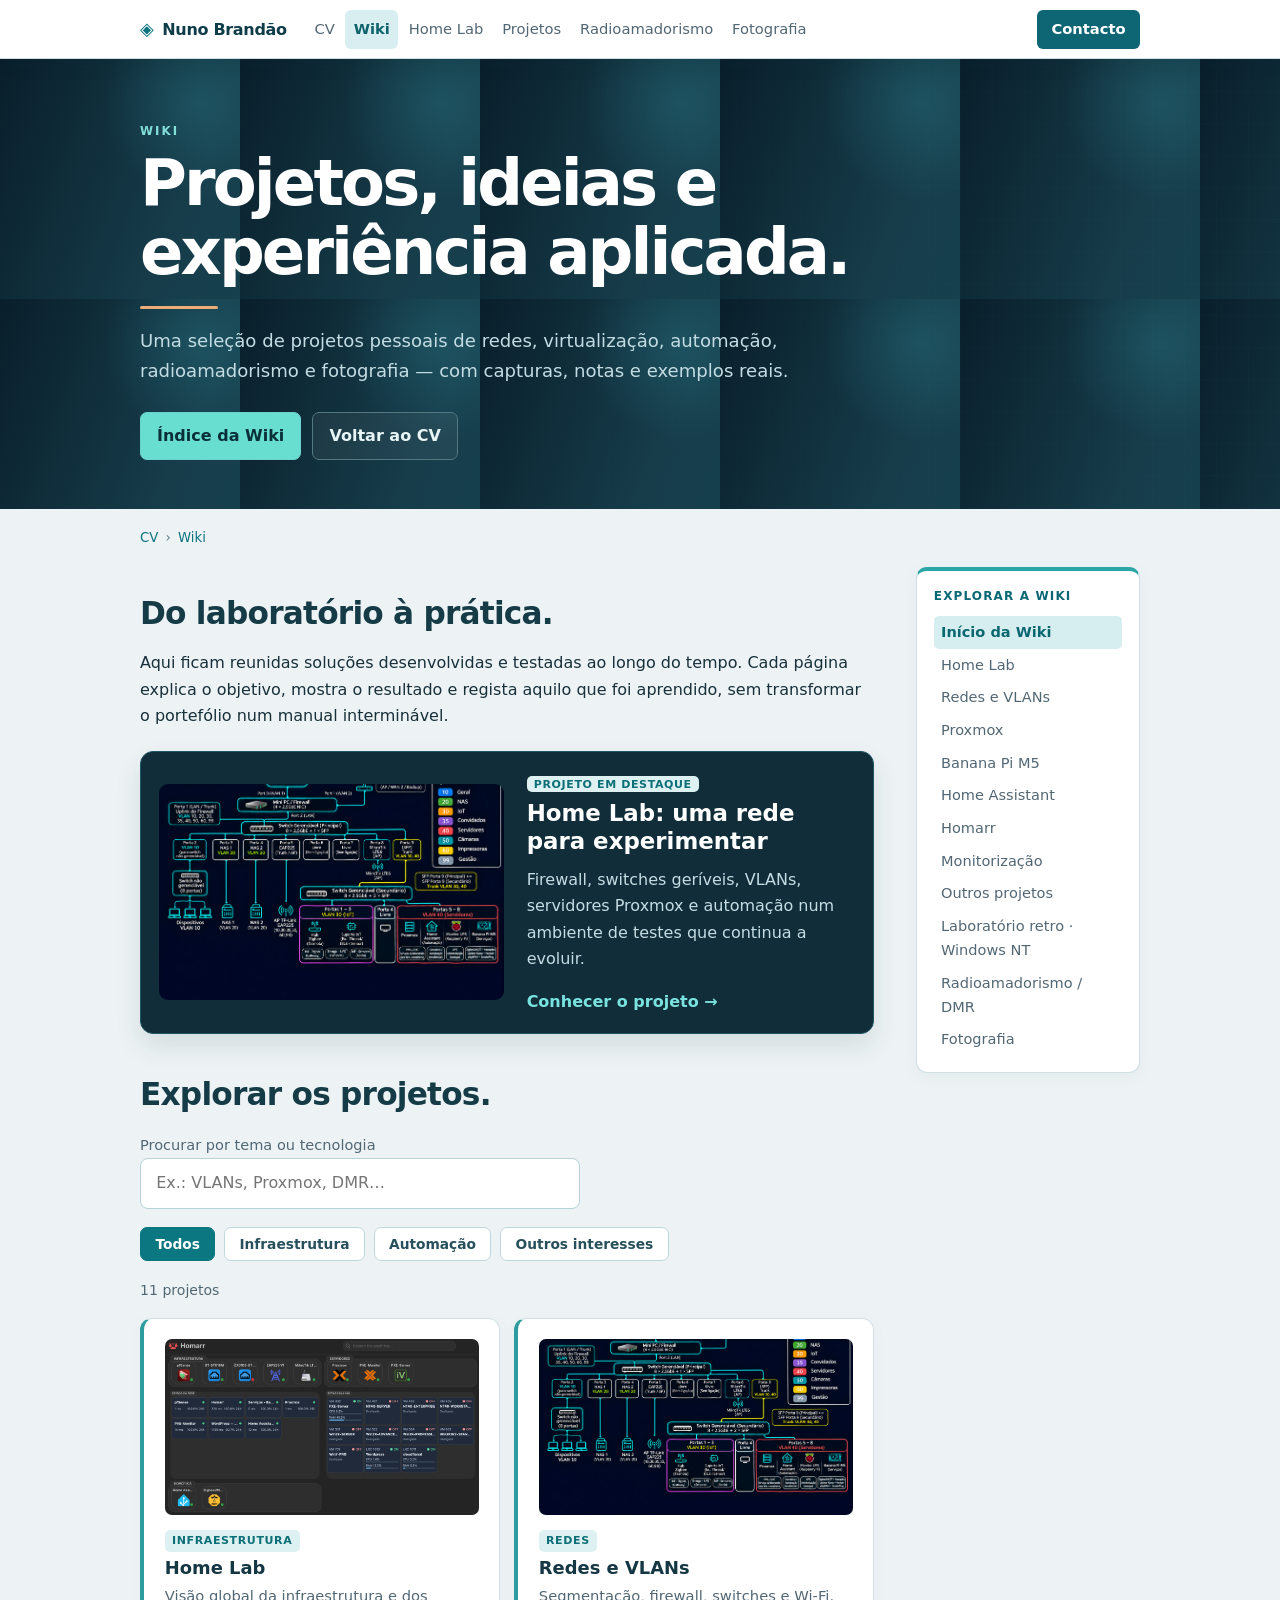
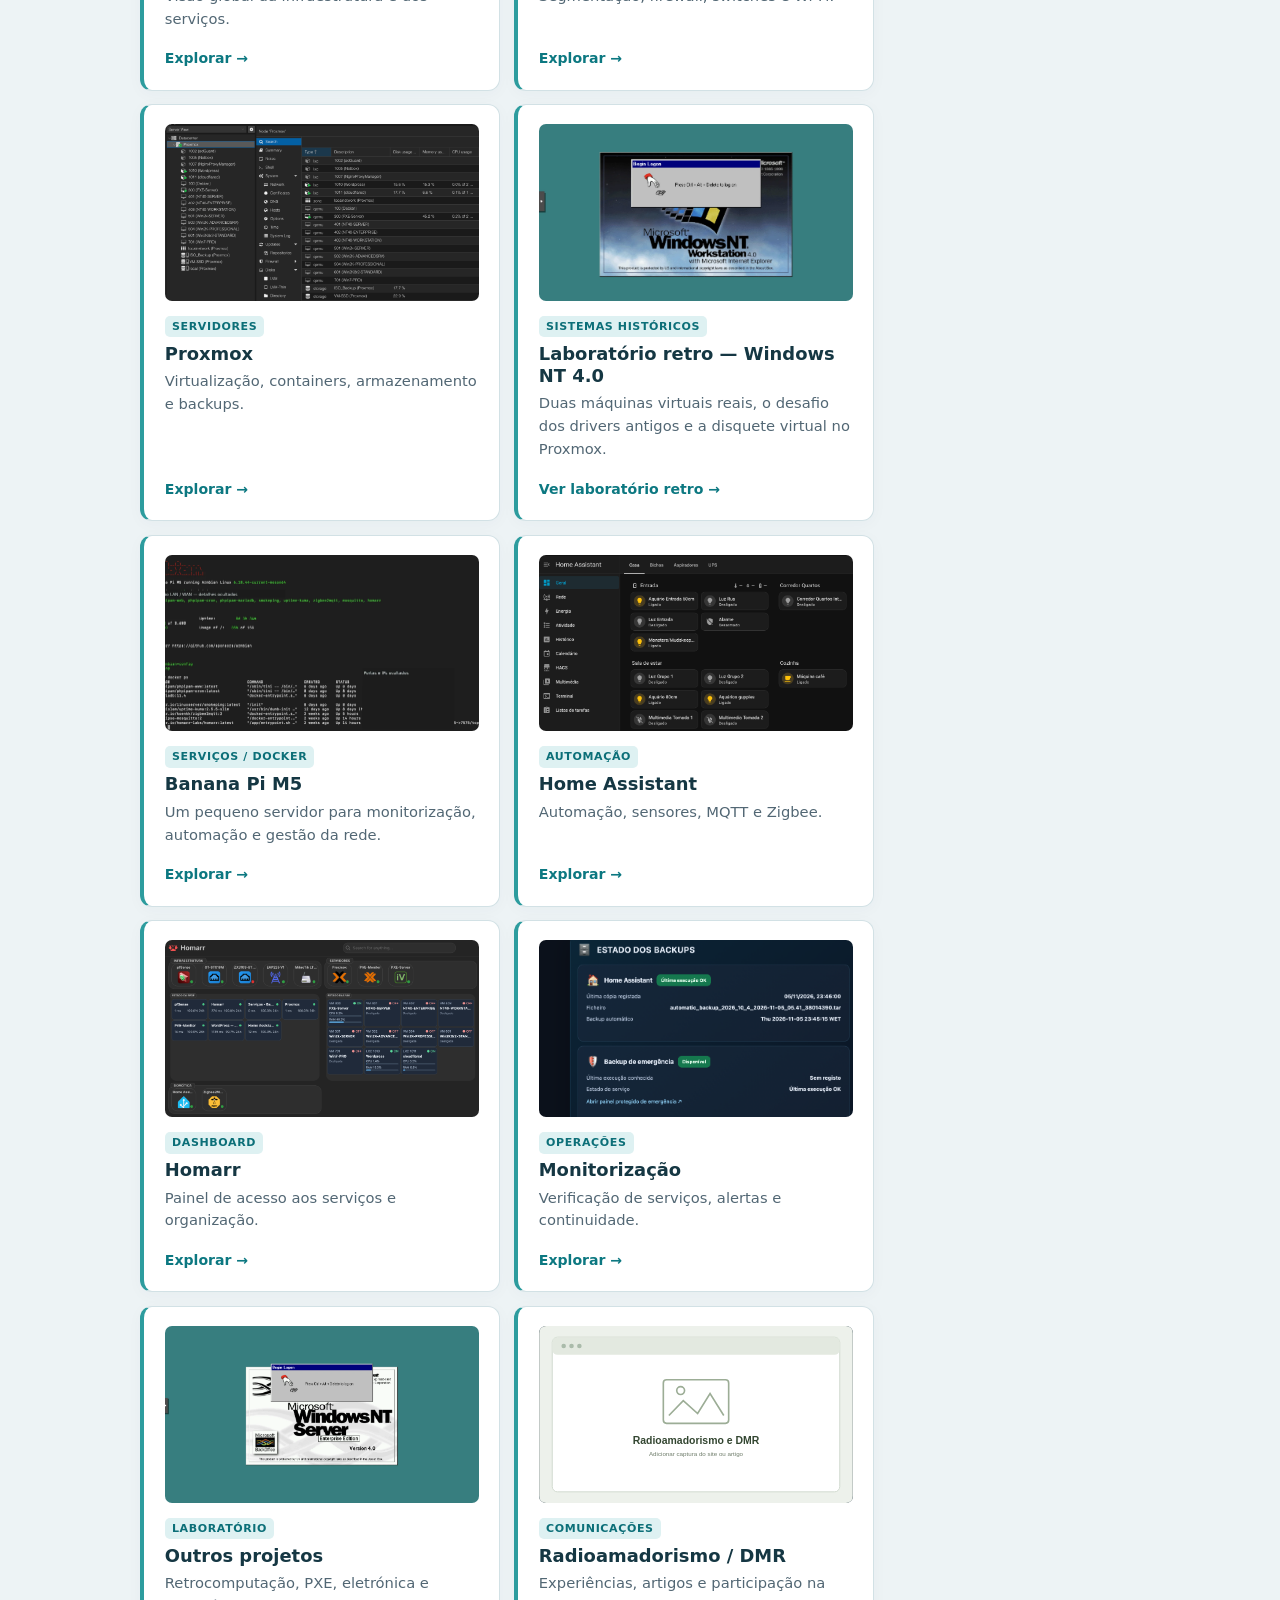
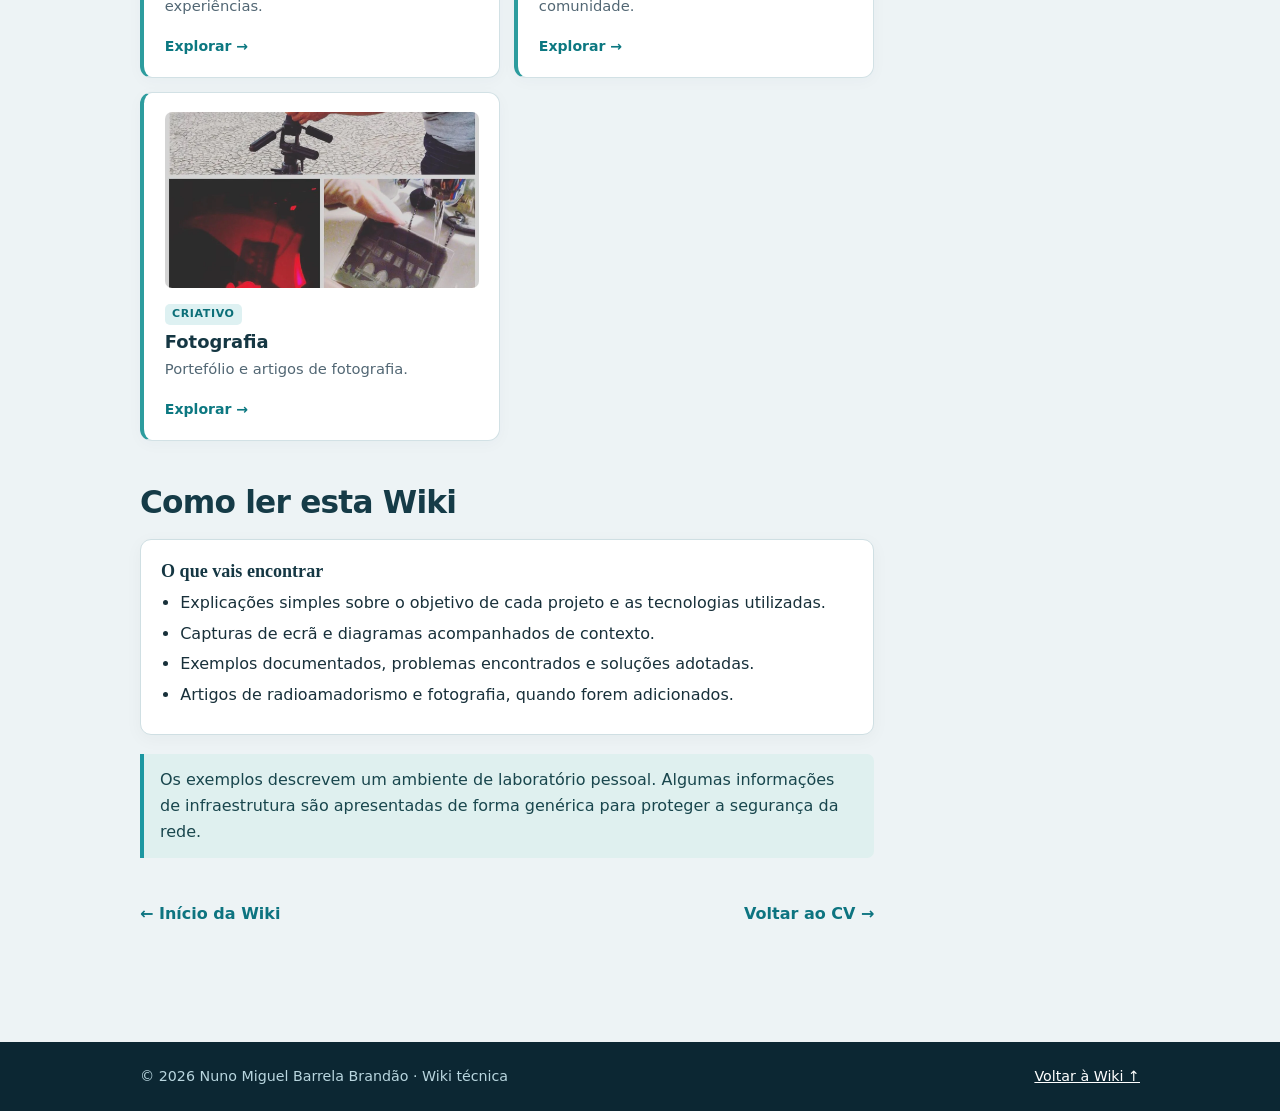
<file: wiki/index.html>
<!DOCTYPE html>

<html lang="pt-PT"><head><meta charset="utf-8"/><meta content="width=device-width,initial-scale=1" name="viewport"/><meta content="Projetos reais, notas de laboratório e exemplos práticos para complementar o currículo." name="description"/><title>Wiki técnica — Wiki técnica | Nuno Brandão</title><link href="../assets/css/wiki.css?v=20261107real" rel="stylesheet"/></head><body><header class="bar"><div class="wrap"><a class="brand" href="../index.html">Nuno Brandão</a><nav aria-label="Navegação principal"><a href="../index.html">CV</a><a class="cur" href="index.html">Wiki</a><a href="homelab.html">Home Lab</a><a href="projetos.html">Projetos</a><a href="radioamadorismo.html">Radioamadorismo</a><a href="fotografia.html">Fotografia</a></nav><a class="cta" href="../index.html#contacto">Contacto</a></div></header><div class="top"><div class="wrap"><p class="eyebrow">Wiki</p><h1>Projetos, ideias e experiência aplicada.</h1><p class="lead">Uma seleção de projetos pessoais de redes, virtualização, automação, radioamadorismo e fotografia — com capturas, notas e exemplos reais.</p><div class="quick"><a class="button" href="index.html">Índice da Wiki</a><a class="button alt" href="../index.html">Voltar ao CV</a></div></div></div><div class="wrap"><div class="breadcrumb"><a href="../index.html">CV</a><span>›</span><a href="index.html">Wiki</a></div><div class="layout"><main class="content"><section><h2>Do laboratório à prática.</h2><p>Aqui ficam reunidas soluções desenvolvidas e testadas ao longo do tempo. Cada página explica o objetivo, mostra o resultado e regista aquilo que foi aprendido, sem transformar o portefólio num manual interminável.</p><div class="project-feature"><img alt="Mapa geral da rede do Home Lab" loading="lazy" src="../assets/img/wiki/mapa-rede-final.png"/><div><span class="tag">Projeto em destaque</span><h3>Home Lab: uma rede para experimentar</h3><p>Firewall, switches geríveis, VLANs, servidores Proxmox e automação num ambiente de testes que continua a evoluir.</p><a href="homelab.html">Conhecer o projeto →</a></div></div></section><section><h2>Explorar os projetos.</h2><label class="muted small" for="project-search">Procurar por tema ou tecnologia</label><input aria-label="Pesquisar projetos" class="project-search" id="project-search" placeholder="Ex.: VLANs, Proxmox, DMR…" type="search"/><div aria-label="Filtrar projetos" class="project-toolbar" role="group"><button aria-pressed="true" data-filter="todos" type="button">Todos</button><button aria-pressed="false" data-filter="infra" type="button">Infraestrutura</button><button aria-pressed="false" data-filter="automacao" type="button">Automação</button><button aria-pressed="false" data-filter="outros" type="button">Outros interesses</button></div><p aria-live="polite" class="project-count" id="project-count">10 projetos</p><div class="cards project-list"><a class="card" data-category="infra" href="homelab.html"><img alt="" class="project-card-image" loading="lazy" src="../assets/img/wiki/homarr-real.png"/><span class="tag">Infraestrutura</span><h3>Home Lab</h3><p>Visão global da infraestrutura e dos serviços.</p><span class="arrow">Explorar →</span></a><a class="card" data-category="infra" href="redes.html"><img alt="" class="project-card-image" loading="lazy" src="../assets/img/wiki/mapa-rede-final.png"/><span class="tag">Redes</span><h3>Redes e VLANs</h3><p>Segmentação, firewall, switches e Wi‑Fi.</p><span class="arrow">Explorar →</span></a><a class="card" data-category="infra" href="proxmox.html"><img alt="" class="project-card-image" loading="lazy" src="../assets/img/wiki/proxmox-real.png"/><span class="tag">Servidores</span><h3>Proxmox</h3><p>Virtualização, containers, armazenamento e backups.</p><span class="arrow">Explorar →</span></a><a class="card nt4-feature-card" data-category="infra" href="projetos.html#retro"><img alt="Windows NT 4.0 Workstation — máquina virtual real" class="project-card-image" loading="lazy" src="../assets/img/wiki/nt4-workstation.webp"/><span class="tag">Sistemas históricos</span><h3>Laboratório retro — Windows NT 4.0</h3><p>Duas máquinas virtuais reais, o desafio dos drivers antigos e a disquete virtual no Proxmox.</p><span class="arrow">Ver laboratório retro →</span></a><a class="card" data-category="infra" href="banana-pi-m5.html"><img alt="" class="project-card-image" loading="lazy" src="../assets/img/wiki/banana-docker.webp"/><span class="tag">Serviços / Docker</span><h3>Banana Pi M5</h3><p>Um pequeno servidor para monitorização, automação e gestão da rede.</p><span class="arrow">Explorar →</span></a><a class="card" data-category="automacao" href="home-assistant.html"><img alt="" class="project-card-image" loading="lazy" src="../assets/img/wiki/ha-geral-real.png"/><span class="tag">Automação</span><h3>Home Assistant</h3><p>Automação, sensores, MQTT e Zigbee.</p><span class="arrow">Explorar →</span></a><a class="card" data-category="infra" href="homarr.html"><img alt="" class="project-card-image" loading="lazy" src="../assets/img/wiki/homarr-real.png"/><span class="tag">Dashboard</span><h3>Homarr</h3><p>Painel de acesso aos serviços e organização.</p><span class="arrow">Explorar →</span></a><a class="card" data-category="infra" href="monitorizacao.html"><img alt="" class="project-card-image" loading="lazy" src="../assets/img/wiki/backups-estado.png"/><span class="tag">Operações</span><h3>Monitorização</h3><p>Verificação de serviços, alertas e continuidade.</p><span class="arrow">Explorar →</span></a><a class="card" data-category="outros" href="projetos.html"><img alt="Windows NT Server 4.0" class="project-card-image" loading="lazy" src="../assets/img/wiki/nt4-server-enterprise.webp"/><span class="tag">Laboratório</span><h3>Outros projetos</h3><p>Retrocomputação, PXE, eletrónica e experiências.</p><span class="arrow">Explorar →</span></a><a class="card" data-category="outros" href="radioamadorismo.html"><img alt="" class="project-card-image" loading="lazy" src="../assets/img/wiki/dmr.svg"/><span class="tag">Comunicações</span><h3>Radioamadorismo / DMR</h3><p>Experiências, artigos e participação na comunidade.</p><span class="arrow">Explorar →</span></a><a class="card" data-category="outros" href="fotografia.html"><img alt="Fotografia digital e analógica" class="project-card-image" loading="lazy" src="../assets/img/wiki/fotografia-processo-analogico.webp"/><span class="tag">Criativo</span><h3>Fotografia</h3><p>Portefólio e artigos de fotografia.</p><span class="arrow">Explorar →</span></a></div></section><section><h2>Como ler esta Wiki</h2><div class="panel"><h3>O que vais encontrar</h3><ul><li>Explicações simples sobre o objetivo de cada projeto e as tecnologias utilizadas.</li><li>Capturas de ecrã e diagramas acompanhados de contexto.</li><li>Exemplos documentados, problemas encontrados e soluções adotadas.</li><li>Artigos de radioamadorismo e fotografia, quando forem adicionados.</li></ul></div><div class="note">Os exemplos descrevem um ambiente de laboratório pessoal. Algumas informações de infraestrutura são apresentadas de forma genérica para proteger a segurança da rede.</div></section><div class="footer-nav"><a href="index.html">← Início da Wiki</a><a href="../index.html">Voltar ao CV →</a></div></main><aside aria-label="Navegação da Wiki" class="sidebar"><strong>Explorar a Wiki</strong><a class="cur" href="index.html">Início da Wiki</a><a class="" href="homelab.html">Home Lab</a><a class="" href="redes.html">Redes e VLANs</a><a class="" href="proxmox.html">Proxmox</a><a href="banana-pi-m5.html">Banana Pi M5</a><a class="" href="home-assistant.html">Home Assistant</a><a class="" href="homarr.html">Homarr</a><a class="" href="monitorizacao.html">Monitorização</a><a class="" href="projetos.html">Outros projetos</a><a href="projetos.html#retro">Laboratório retro · Windows NT</a><a class="" href="radioamadorismo.html">Radioamadorismo / DMR</a><a class="" href="fotografia.html">Fotografia</a></aside></div></div><footer><div class="wrap"><span>© 2026 Nuno Miguel Barrela Brandão · Wiki técnica</span><a href="index.html">Voltar à Wiki ↑</a></div></footer><script>document.addEventListener('DOMContentLoaded',()=>{const cards=[...document.querySelectorAll('.project-list .card')],buttons=[...document.querySelectorAll('[data-filter]')],q=document.getElementById('project-search'),count=document.getElementById('project-count');let active='todos';function apply(){let visible=0;const term=(q?.value||'').trim().toLocaleLowerCase('pt');cards.forEach(c=>{const ok=(active==='todos'||c.dataset.category===active)&&c.textContent.toLocaleLowerCase('pt').includes(term);c.hidden=!ok;if(ok)visible++});count.textContent=visible===1?'1 projeto':visible+' projetos'}buttons.forEach(b=>b.addEventListener('click',()=>{active=b.dataset.filter;buttons.forEach(x=>x.setAttribute('aria-pressed',String(x===b)));apply()}));q?.addEventListener('input',apply);apply()});</script></body></html>
</file>
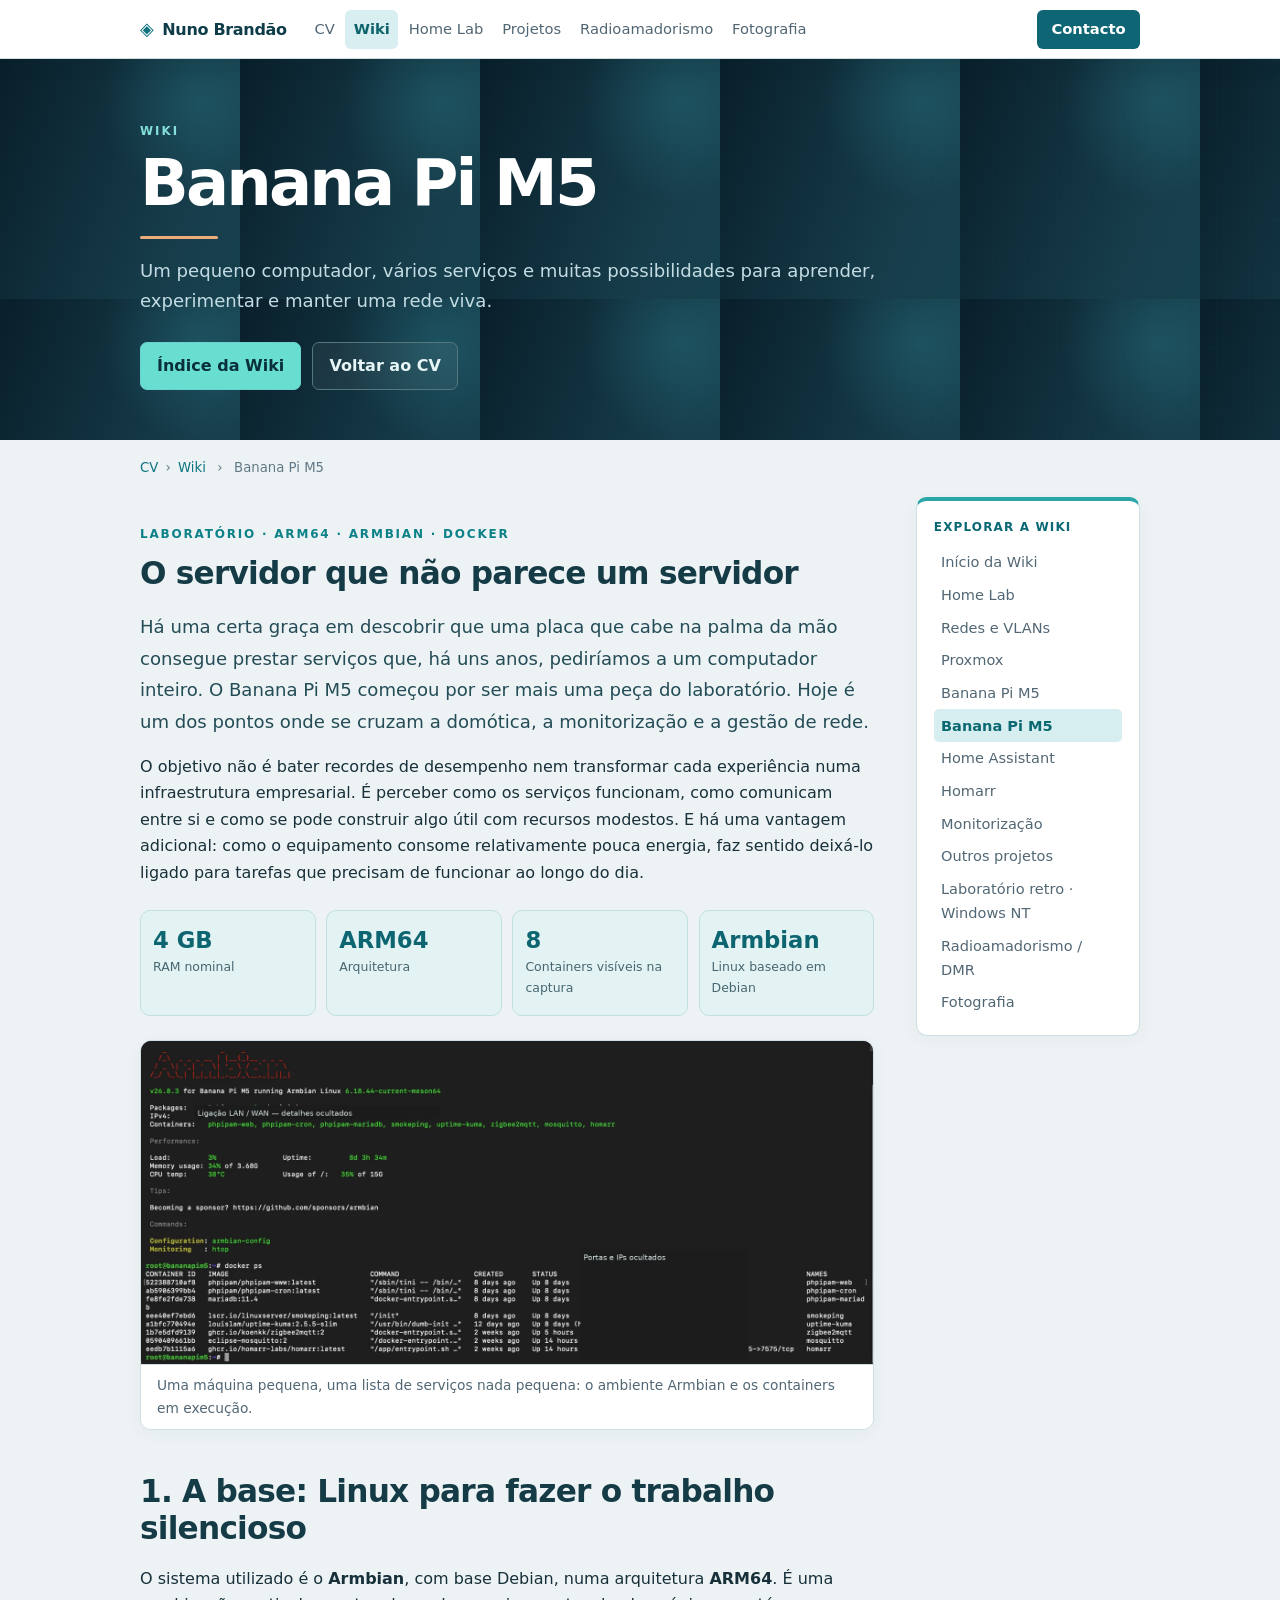
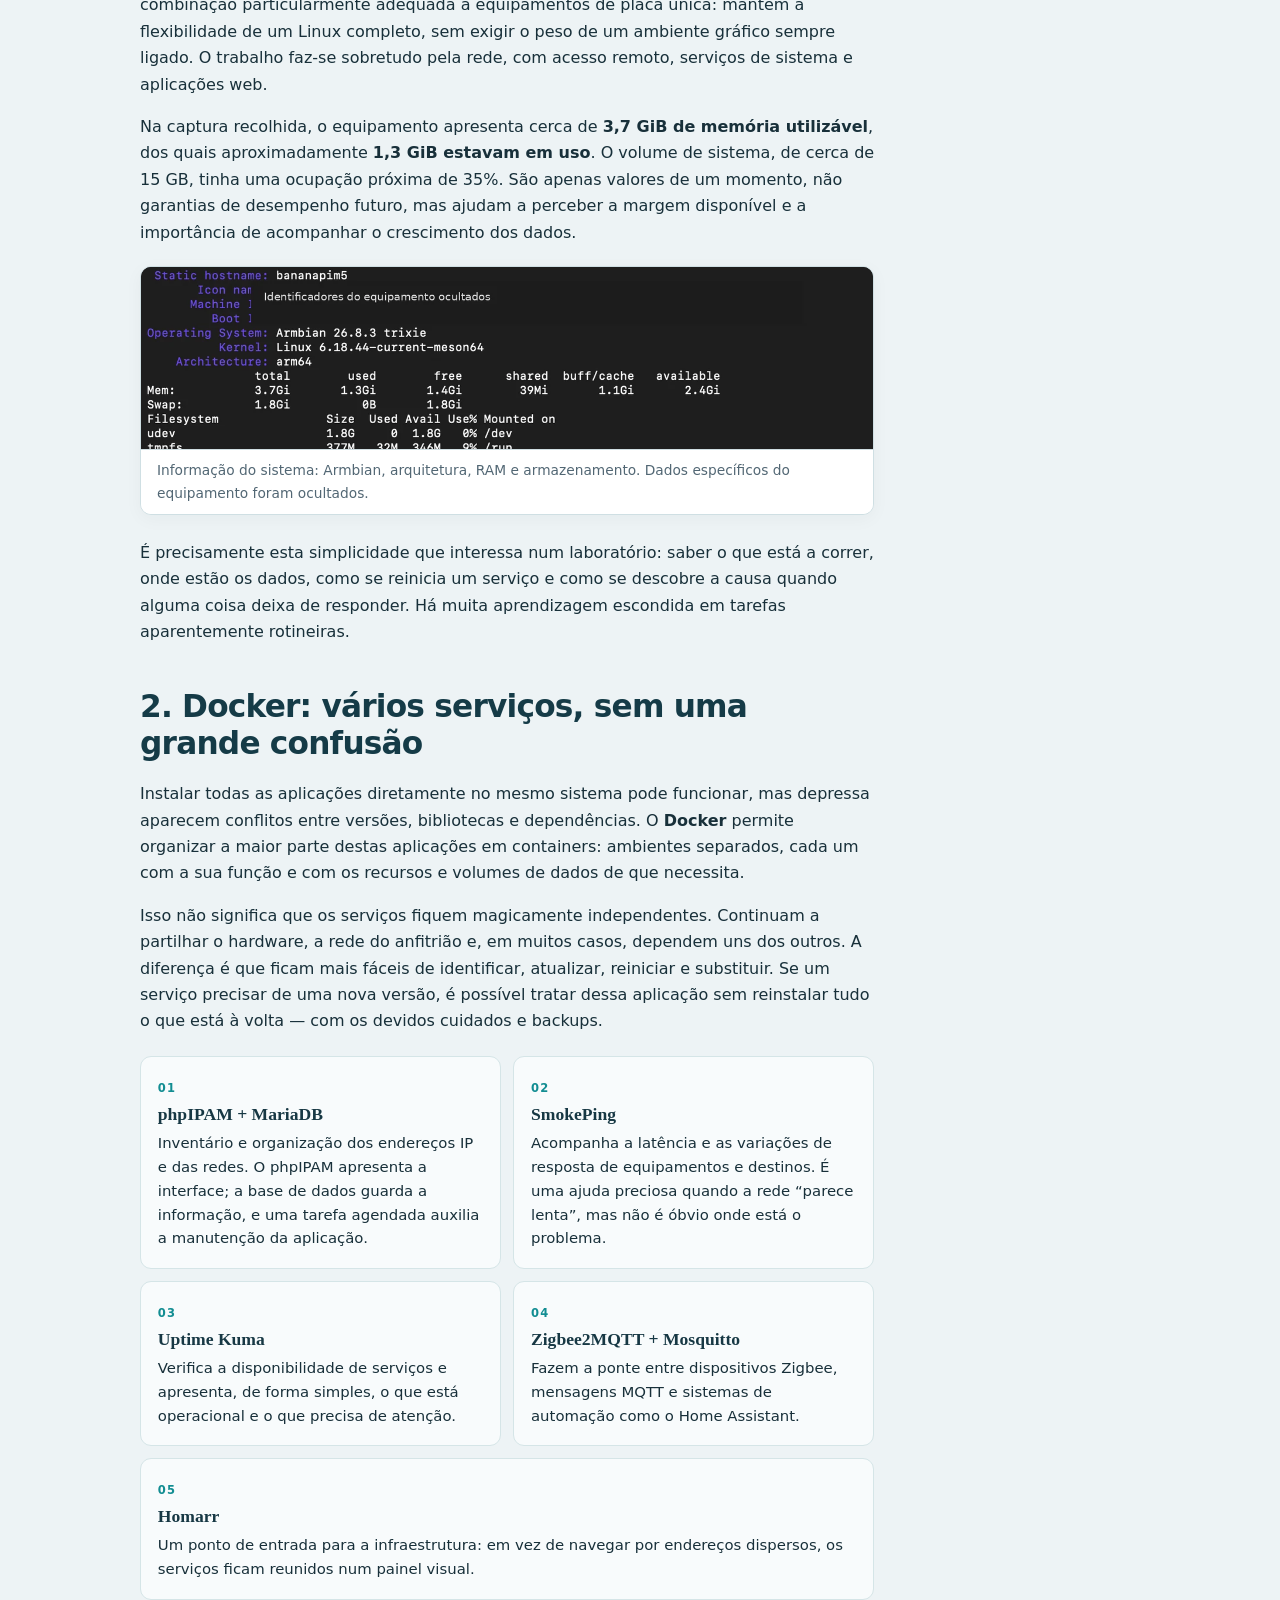
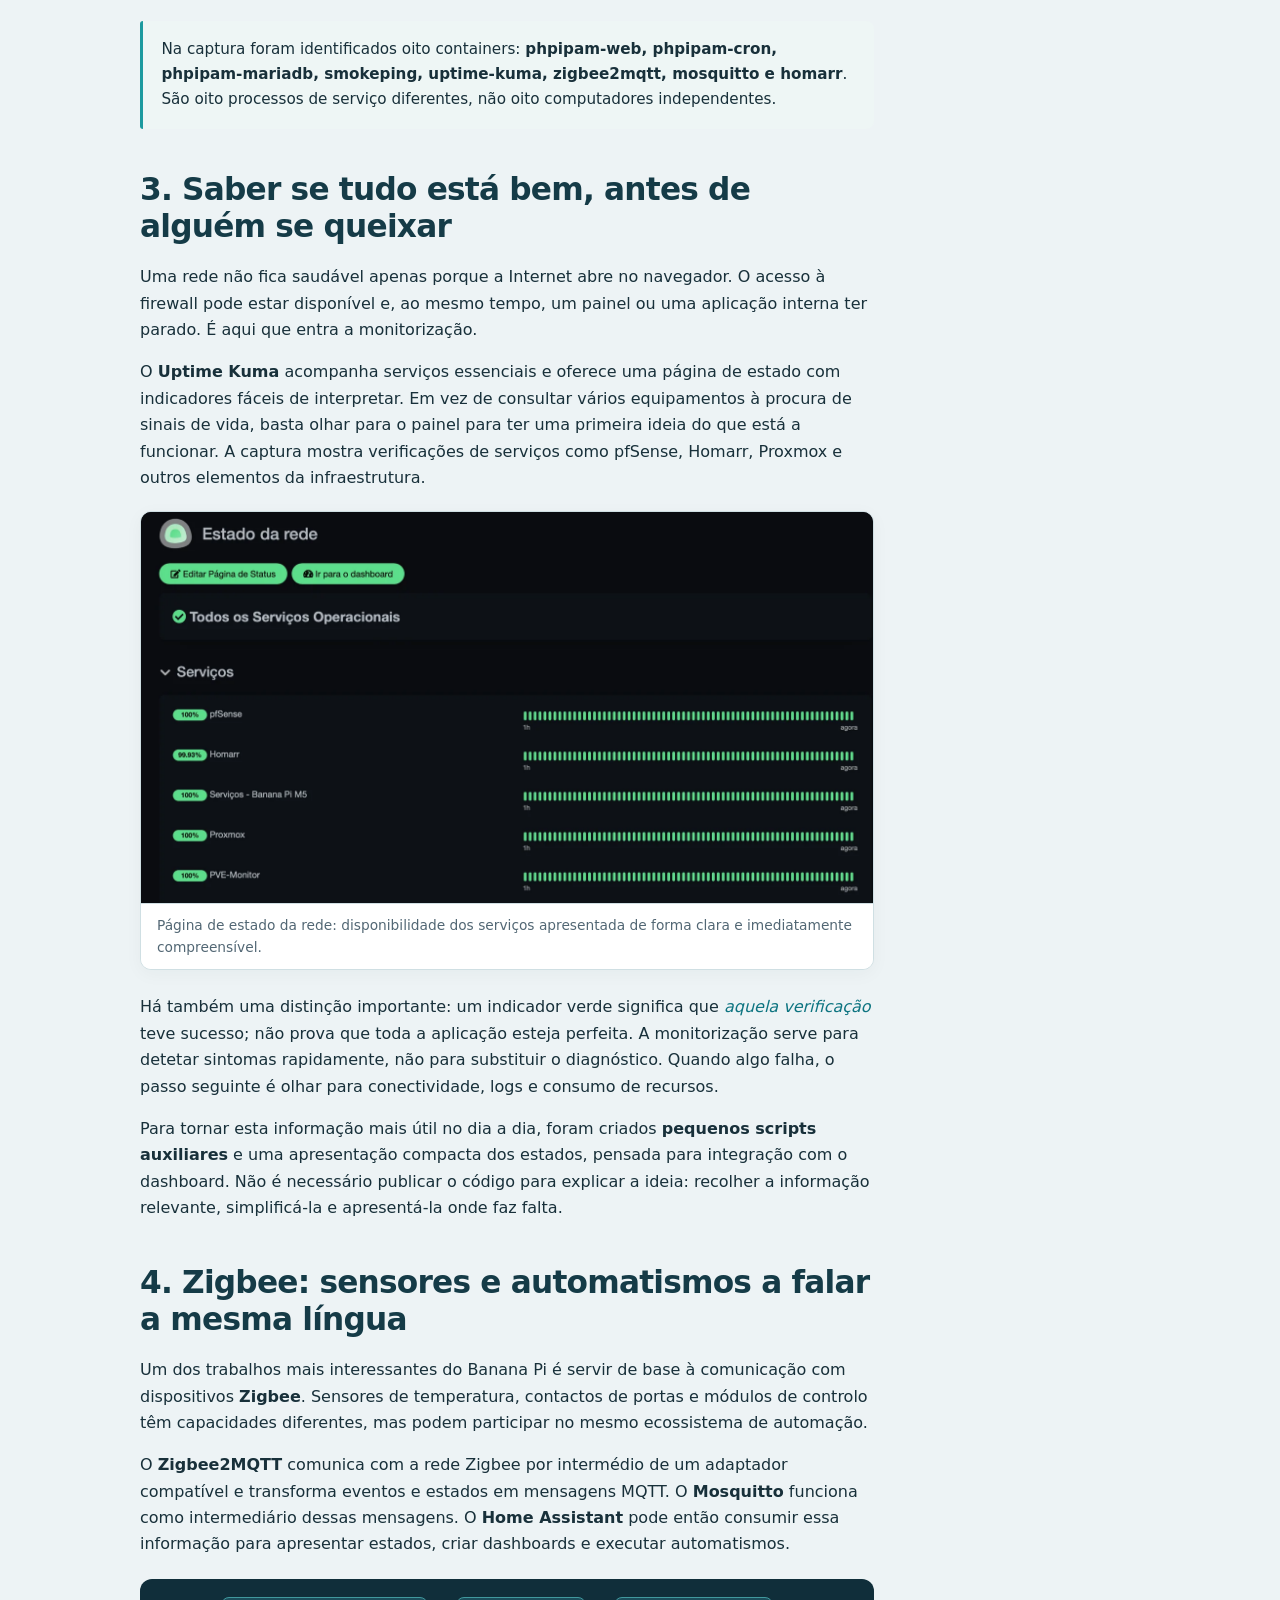
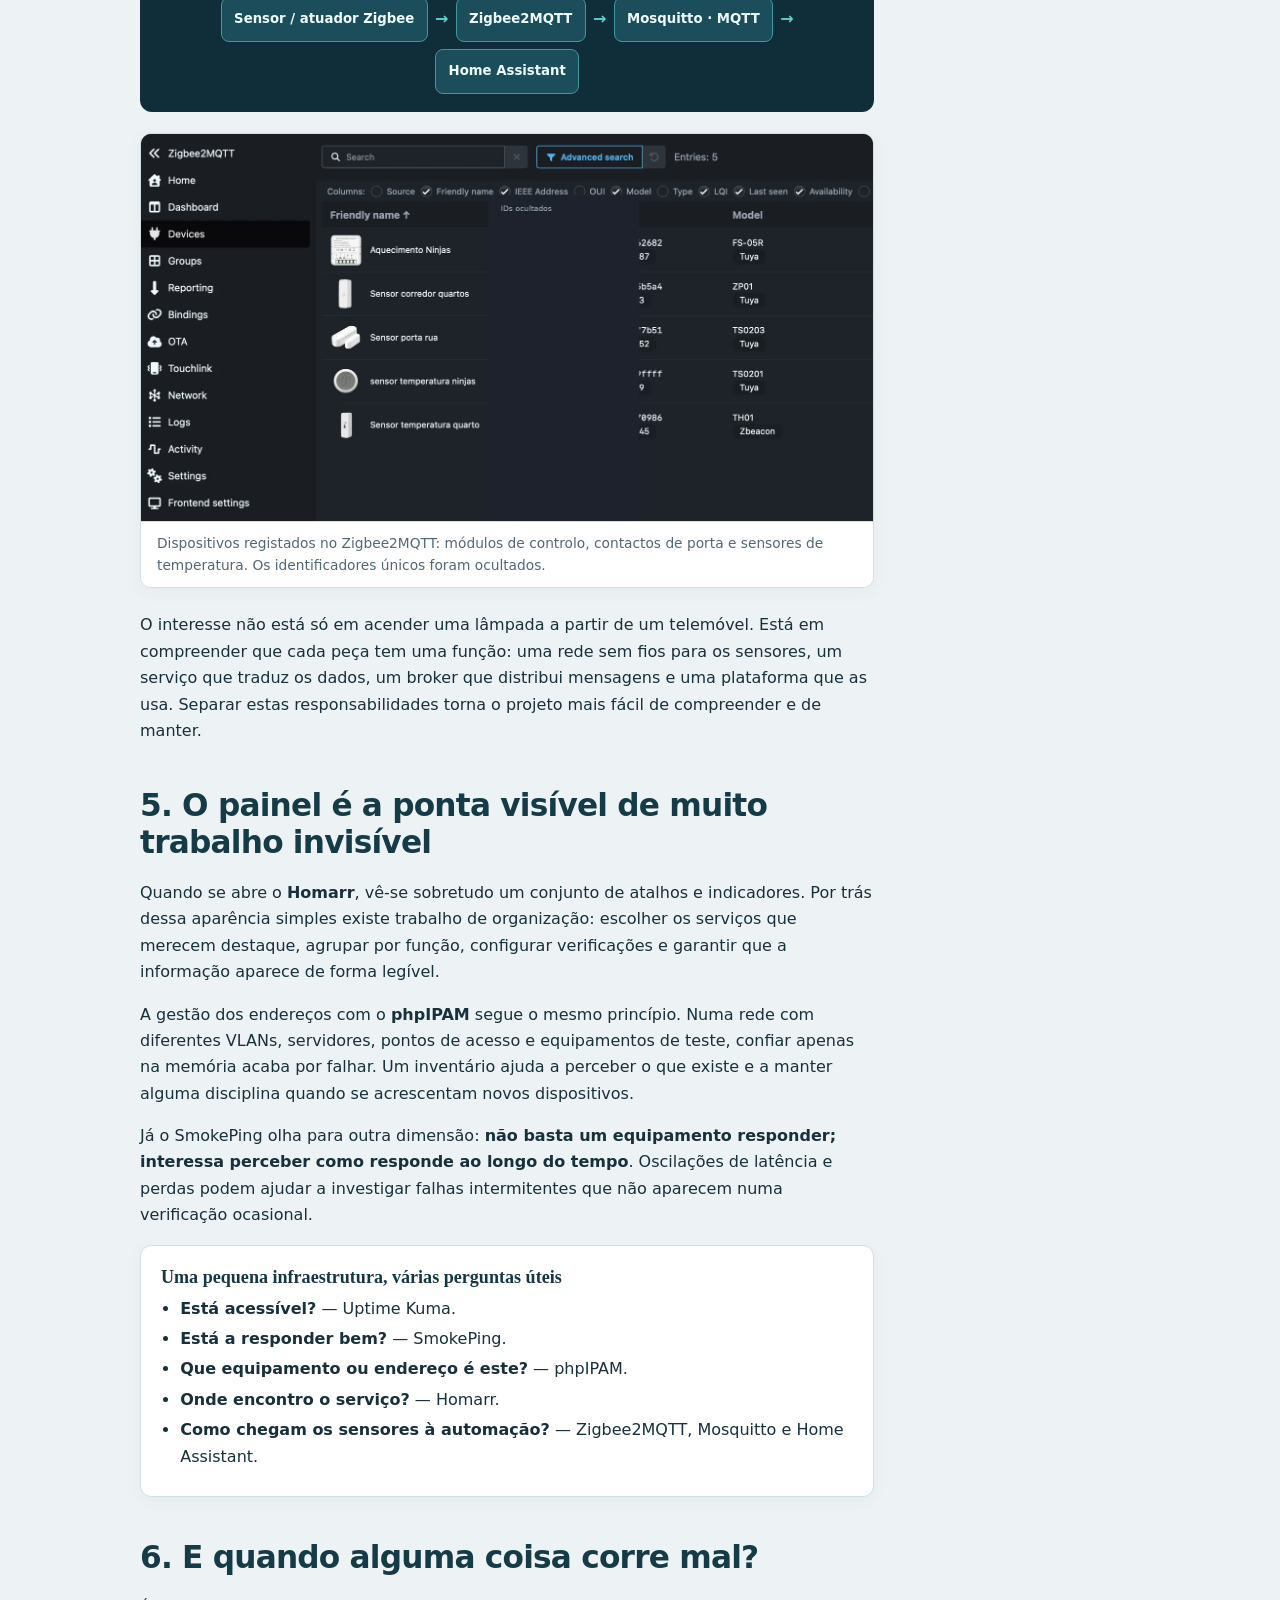
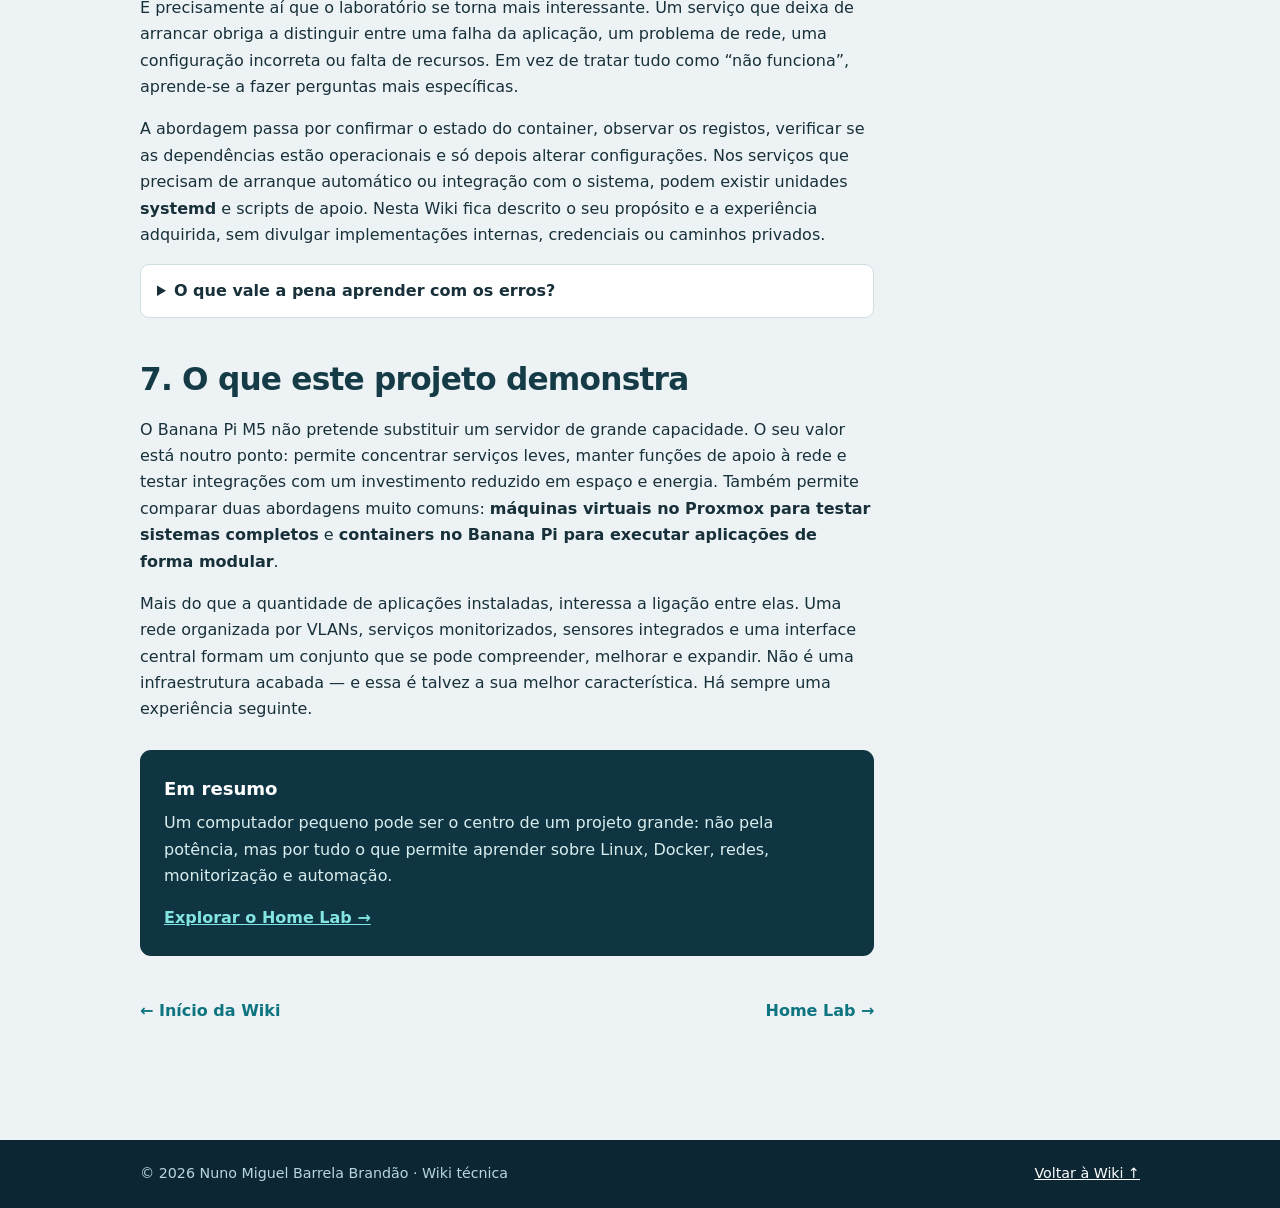
<file: wiki/banana-pi-m5.html>
<!DOCTYPE html>

<html lang="pt-PT"><head><meta charset="utf-8"/><meta content="width=device-width,initial-scale=1" name="viewport"/><meta content="Um pequeno servidor de baixo consumo para domótica, gestão de rede, monitorização e serviços em containers Docker." name="description"/><title>Banana Pi M5 — Wiki técnica | Nuno Brandão</title><link href="../assets/css/wiki.css?v=20261107real" rel="stylesheet"/></head><body><header class="bar"><div class="wrap"><a class="brand" href="../index.html">Nuno Brandão</a><nav aria-label="Navegação principal"><a href="../index.html">CV</a><a class="cur" href="index.html">Wiki</a><a href="homelab.html">Home Lab</a><a href="projetos.html">Projetos</a><a href="radioamadorismo.html">Radioamadorismo</a><a href="fotografia.html">Fotografia</a></nav><a class="cta" href="../index.html#contacto">Contacto</a></div></header><div class="top"><div class="wrap"><p class="eyebrow">Wiki</p><h1>Banana Pi M5</h1><p class="lead">Um pequeno computador, vários serviços e muitas possibilidades para aprender, experimentar e manter uma rede viva.</p><div class="quick"><a class="button" href="index.html">Índice da Wiki</a><a class="button alt" href="../index.html">Voltar ao CV</a></div></div></div><div class="wrap"><div class="breadcrumb"><a href="../index.html">CV</a><span>›</span><a href="index.html">Wiki</a> <span>›</span> Banana Pi M5</div><div class="layout"><main class="content">
<section class="banana-intro">
<p class="banana-kicker">LABORATÓRIO · ARM64 · ARMBIAN · DOCKER</p>
<h2>O servidor que não parece um servidor</h2>
<p class="banana-lead">Há uma certa graça em descobrir que uma placa que cabe na palma da mão consegue prestar serviços que, há uns anos, pediríamos a um computador inteiro. O Banana Pi M5 começou por ser mais uma peça do laboratório. Hoje é um dos pontos onde se cruzam a domótica, a monitorização e a gestão de rede.</p>
<p>O objetivo não é bater recordes de desempenho nem transformar cada experiência numa infraestrutura empresarial. É perceber como os serviços funcionam, como comunicam entre si e como se pode construir algo útil com recursos modestos. E há uma vantagem adicional: como o equipamento consome relativamente pouca energia, faz sentido deixá-lo ligado para tarefas que precisam de funcionar ao longo do dia.</p>
<div class="banana-stats"><div><strong>4 GB</strong><span>RAM nominal</span></div><div><strong>ARM64</strong><span>Arquitetura</span></div><div><strong>8</strong><span>Containers visíveis na captura</span></div><div><strong>Armbian</strong><span>Linux baseado em Debian</span></div></div>
<figure class="figure banana-shot"><img alt="Terminal Armbian com resumo do Banana Pi M5 e lista dos containers Docker em execução, com dados de rede ocultados." loading="lazy" src="../assets/img/wiki/banana-docker.webp"/><figcaption>Uma máquina pequena, uma lista de serviços nada pequena: o ambiente Armbian e os containers em execução.</figcaption></figure>
</section>
<section>
<h2>1. A base: Linux para fazer o trabalho silencioso</h2>
<p>O sistema utilizado é o <strong>Armbian</strong>, com base Debian, numa arquitetura <strong>ARM64</strong>. É uma combinação particularmente adequada a equipamentos de placa única: mantém a flexibilidade de um Linux completo, sem exigir o peso de um ambiente gráfico sempre ligado. O trabalho faz-se sobretudo pela rede, com acesso remoto, serviços de sistema e aplicações web.</p>
<p>Na captura recolhida, o equipamento apresenta cerca de <strong>3,7 GiB de memória utilizável</strong>, dos quais aproximadamente <strong>1,3 GiB estavam em uso</strong>. O volume de sistema, de cerca de 15 GB, tinha uma ocupação próxima de 35%. São apenas valores de um momento, não garantias de desempenho futuro, mas ajudam a perceber a margem disponível e a importância de acompanhar o crescimento dos dados.</p>
<figure class="figure banana-shot banana-shot-narrow"><img alt="Resumo do sistema Armbian, memória e utilização de disco do Banana Pi M5, com identificadores ocultados." loading="lazy" src="../assets/img/wiki/banana-sistema.webp"/><figcaption>Informação do sistema: Armbian, arquitetura, RAM e armazenamento. Dados específicos do equipamento foram ocultados.</figcaption></figure>
<p>É precisamente esta simplicidade que interessa num laboratório: saber o que está a correr, onde estão os dados, como se reinicia um serviço e como se descobre a causa quando alguma coisa deixa de responder. Há muita aprendizagem escondida em tarefas aparentemente rotineiras.</p>
</section>
<section>
<h2>2. Docker: vários serviços, sem uma grande confusão</h2>
<p>Instalar todas as aplicações diretamente no mesmo sistema pode funcionar, mas depressa aparecem conflitos entre versões, bibliotecas e dependências. O <strong>Docker</strong> permite organizar a maior parte destas aplicações em containers: ambientes separados, cada um com a sua função e com os recursos e volumes de dados de que necessita.</p>
<p>Isso não significa que os serviços fiquem magicamente independentes. Continuam a partilhar o hardware, a rede do anfitrião e, em muitos casos, dependem uns dos outros. A diferença é que ficam mais fáceis de identificar, atualizar, reiniciar e substituir. Se um serviço precisar de uma nova versão, é possível tratar dessa aplicação sem reinstalar tudo o que está à volta — com os devidos cuidados e backups.</p>
<div class="banana-services">
<article><span class="banana-no">01</span><h3>phpIPAM + MariaDB</h3><p>Inventário e organização dos endereços IP e das redes. O phpIPAM apresenta a interface; a base de dados guarda a informação, e uma tarefa agendada auxilia a manutenção da aplicação.</p></article>
<article><span class="banana-no">02</span><h3>SmokePing</h3><p>Acompanha a latência e as variações de resposta de equipamentos e destinos. É uma ajuda preciosa quando a rede “parece lenta”, mas não é óbvio onde está o problema.</p></article>
<article><span class="banana-no">03</span><h3>Uptime Kuma</h3><p>Verifica a disponibilidade de serviços e apresenta, de forma simples, o que está operacional e o que precisa de atenção.</p></article>
<article><span class="banana-no">04</span><h3>Zigbee2MQTT + Mosquitto</h3><p>Fazem a ponte entre dispositivos Zigbee, mensagens MQTT e sistemas de automação como o Home Assistant.</p></article>
<article><span class="banana-no">05</span><h3>Homarr</h3><p>Um ponto de entrada para a infraestrutura: em vez de navegar por endereços dispersos, os serviços ficam reunidos num painel visual.</p></article>
</div>
<p class="banana-aside">Na captura foram identificados oito containers: <strong>phpipam-web, phpipam-cron, phpipam-mariadb, smokeping, uptime-kuma, zigbee2mqtt, mosquitto e homarr</strong>. São oito processos de serviço diferentes, não oito computadores independentes.</p>
</section>
<section>
<h2>3. Saber se tudo está bem, antes de alguém se queixar</h2>
<p>Uma rede não fica saudável apenas porque a Internet abre no navegador. O acesso à firewall pode estar disponível e, ao mesmo tempo, um painel ou uma aplicação interna ter parado. É aqui que entra a monitorização.</p>
<p>O <strong>Uptime Kuma</strong> acompanha serviços essenciais e oferece uma página de estado com indicadores fáceis de interpretar. Em vez de consultar vários equipamentos à procura de sinais de vida, basta olhar para o painel para ter uma primeira ideia do que está a funcionar. A captura mostra verificações de serviços como pfSense, Homarr, Proxmox e outros elementos da infraestrutura.</p>
<figure class="figure banana-shot"><img alt="Página de estado do Uptime Kuma, com verificações de serviços da infraestrutura." loading="lazy" src="../assets/img/wiki/banana-uptime.webp"/><figcaption>Página de estado da rede: disponibilidade dos serviços apresentada de forma clara e imediatamente compreensível.</figcaption></figure>
<p>Há também uma distinção importante: um indicador verde significa que <em>aquela verificação</em> teve sucesso; não prova que toda a aplicação esteja perfeita. A monitorização serve para detetar sintomas rapidamente, não para substituir o diagnóstico. Quando algo falha, o passo seguinte é olhar para conectividade, logs e consumo de recursos.</p>
<p>Para tornar esta informação mais útil no dia a dia, foram criados <strong>pequenos scripts auxiliares</strong> e uma apresentação compacta dos estados, pensada para integração com o dashboard. Não é necessário publicar o código para explicar a ideia: recolher a informação relevante, simplificá-la e apresentá-la onde faz falta.</p>
</section>
<section>
<h2>4. Zigbee: sensores e automatismos a falar a mesma língua</h2>
<p>Um dos trabalhos mais interessantes do Banana Pi é servir de base à comunicação com dispositivos <strong>Zigbee</strong>. Sensores de temperatura, contactos de portas e módulos de controlo têm capacidades diferentes, mas podem participar no mesmo ecossistema de automação.</p>
<p>O <strong>Zigbee2MQTT</strong> comunica com a rede Zigbee por intermédio de um adaptador compatível e transforma eventos e estados em mensagens MQTT. O <strong>Mosquitto</strong> funciona como intermediário dessas mensagens. O <strong>Home Assistant</strong> pode então consumir essa informação para apresentar estados, criar dashboards e executar automatismos.</p>
<div aria-label="Fluxo: dispositivo Zigbee, Zigbee2MQTT, broker Mosquitto MQTT, Home Assistant" class="banana-flow" role="img"><span>Sensor / atuador Zigbee</span><b>→</b><span>Zigbee2MQTT</span><b>→</b><span>Mosquitto · MQTT</span><b>→</b><span>Home Assistant</span></div>
<figure class="figure banana-shot"><img alt="Lista de dispositivos no Zigbee2MQTT, com nomes e modelos visíveis e identificadores de rádio ocultados." loading="lazy" src="../assets/img/wiki/banana-zigbee.webp"/><figcaption>Dispositivos registados no Zigbee2MQTT: módulos de controlo, contactos de porta e sensores de temperatura. Os identificadores únicos foram ocultados.</figcaption></figure>
<p>O interesse não está só em acender uma lâmpada a partir de um telemóvel. Está em compreender que cada peça tem uma função: uma rede sem fios para os sensores, um serviço que traduz os dados, um broker que distribui mensagens e uma plataforma que as usa. Separar estas responsabilidades torna o projeto mais fácil de compreender e de manter.</p>
</section>
<section>
<h2>5. O painel é a ponta visível de muito trabalho invisível</h2>
<p>Quando se abre o <strong>Homarr</strong>, vê-se sobretudo um conjunto de atalhos e indicadores. Por trás dessa aparência simples existe trabalho de organização: escolher os serviços que merecem destaque, agrupar por função, configurar verificações e garantir que a informação aparece de forma legível.</p>
<p>A gestão dos endereços com o <strong>phpIPAM</strong> segue o mesmo princípio. Numa rede com diferentes VLANs, servidores, pontos de acesso e equipamentos de teste, confiar apenas na memória acaba por falhar. Um inventário ajuda a perceber o que existe e a manter alguma disciplina quando se acrescentam novos dispositivos.</p>
<p>Já o SmokePing olha para outra dimensão: <strong>não basta um equipamento responder; interessa perceber como responde ao longo do tempo</strong>. Oscilações de latência e perdas podem ajudar a investigar falhas intermitentes que não aparecem numa verificação ocasional.</p>
<div class="panel"><h3>Uma pequena infraestrutura, várias perguntas úteis</h3><ul><li><strong>Está acessível?</strong> — Uptime Kuma.</li><li><strong>Está a responder bem?</strong> — SmokePing.</li><li><strong>Que equipamento ou endereço é este?</strong> — phpIPAM.</li><li><strong>Onde encontro o serviço?</strong> — Homarr.</li><li><strong>Como chegam os sensores à automação?</strong> — Zigbee2MQTT, Mosquitto e Home Assistant.</li></ul></div>
</section>
<section>
<h2>6. E quando alguma coisa corre mal?</h2>
<p>É precisamente aí que o laboratório se torna mais interessante. Um serviço que deixa de arrancar obriga a distinguir entre uma falha da aplicação, um problema de rede, uma configuração incorreta ou falta de recursos. Em vez de tratar tudo como “não funciona”, aprende-se a fazer perguntas mais específicas.</p>
<p>A abordagem passa por confirmar o estado do container, observar os registos, verificar se as dependências estão operacionais e só depois alterar configurações. Nos serviços que precisam de arranque automático ou integração com o sistema, podem existir unidades <strong>systemd</strong> e scripts de apoio. Nesta Wiki fica descrito o seu propósito e a experiência adquirida, sem divulgar implementações internas, credenciais ou caminhos privados.</p>
<details><summary>O que vale a pena aprender com os erros?</summary><div class="inside"><p>Um erro de configuração pode ensinar mais do que uma instalação perfeita. A diferença está em conseguir reproduzir o problema, perceber a causa e documentar uma solução simples. É essa metodologia — experimentar, observar, corrigir e repetir — que transforma um conjunto de equipamentos num verdadeiro laboratório.</p></div></details>
</section>
<section>
<h2>7. O que este projeto demonstra</h2>
<p>O Banana Pi M5 não pretende substituir um servidor de grande capacidade. O seu valor está noutro ponto: permite concentrar serviços leves, manter funções de apoio à rede e testar integrações com um investimento reduzido em espaço e energia. Também permite comparar duas abordagens muito comuns: <strong>máquinas virtuais no Proxmox para testar sistemas completos</strong> e <strong>containers no Banana Pi para executar aplicações de forma modular</strong>.</p>
<p>Mais do que a quantidade de aplicações instaladas, interessa a ligação entre elas. Uma rede organizada por VLANs, serviços monitorizados, sensores integrados e uma interface central formam um conjunto que se pode compreender, melhorar e expandir. Não é uma infraestrutura acabada — e essa é talvez a sua melhor característica. Há sempre uma experiência seguinte.</p>
<div class="banana-conclusion"><strong>Em resumo</strong><p>Um computador pequeno pode ser o centro de um projeto grande: não pela potência, mas por tudo o que permite aprender sobre Linux, Docker, redes, monitorização e automação.</p><a href="homelab.html">Explorar o Home Lab →</a></div>
</section>
<div class="footer-nav"><a href="index.html">← Início da Wiki</a><a href="homelab.html">Home Lab →</a></div></main><aside aria-label="Navegação da Wiki" class="sidebar"><strong>Explorar a Wiki</strong><a class="" href="index.html">Início da Wiki</a><a class="" href="homelab.html">Home Lab</a><a class="" href="redes.html">Redes e VLANs</a><a class="" href="proxmox.html">Proxmox</a><a class="" href="banana-pi-m5.html">Banana Pi M5</a><a class="cur" href="banana-pi-m5.html">Banana Pi M5</a><a class="" href="home-assistant.html">Home Assistant</a><a class="" href="homarr.html">Homarr</a><a class="" href="monitorizacao.html">Monitorização</a><a class="" href="projetos.html">Outros projetos</a><a href="projetos.html#retro">Laboratório retro · Windows NT</a><a class="" href="radioamadorismo.html">Radioamadorismo / DMR</a><a class="" href="fotografia.html">Fotografia</a></aside></div></div><footer><div class="wrap"><span>© 2026 Nuno Miguel Barrela Brandão · Wiki técnica</span><a href="index.html">Voltar à Wiki ↑</a></div></footer></body></html>
</file>
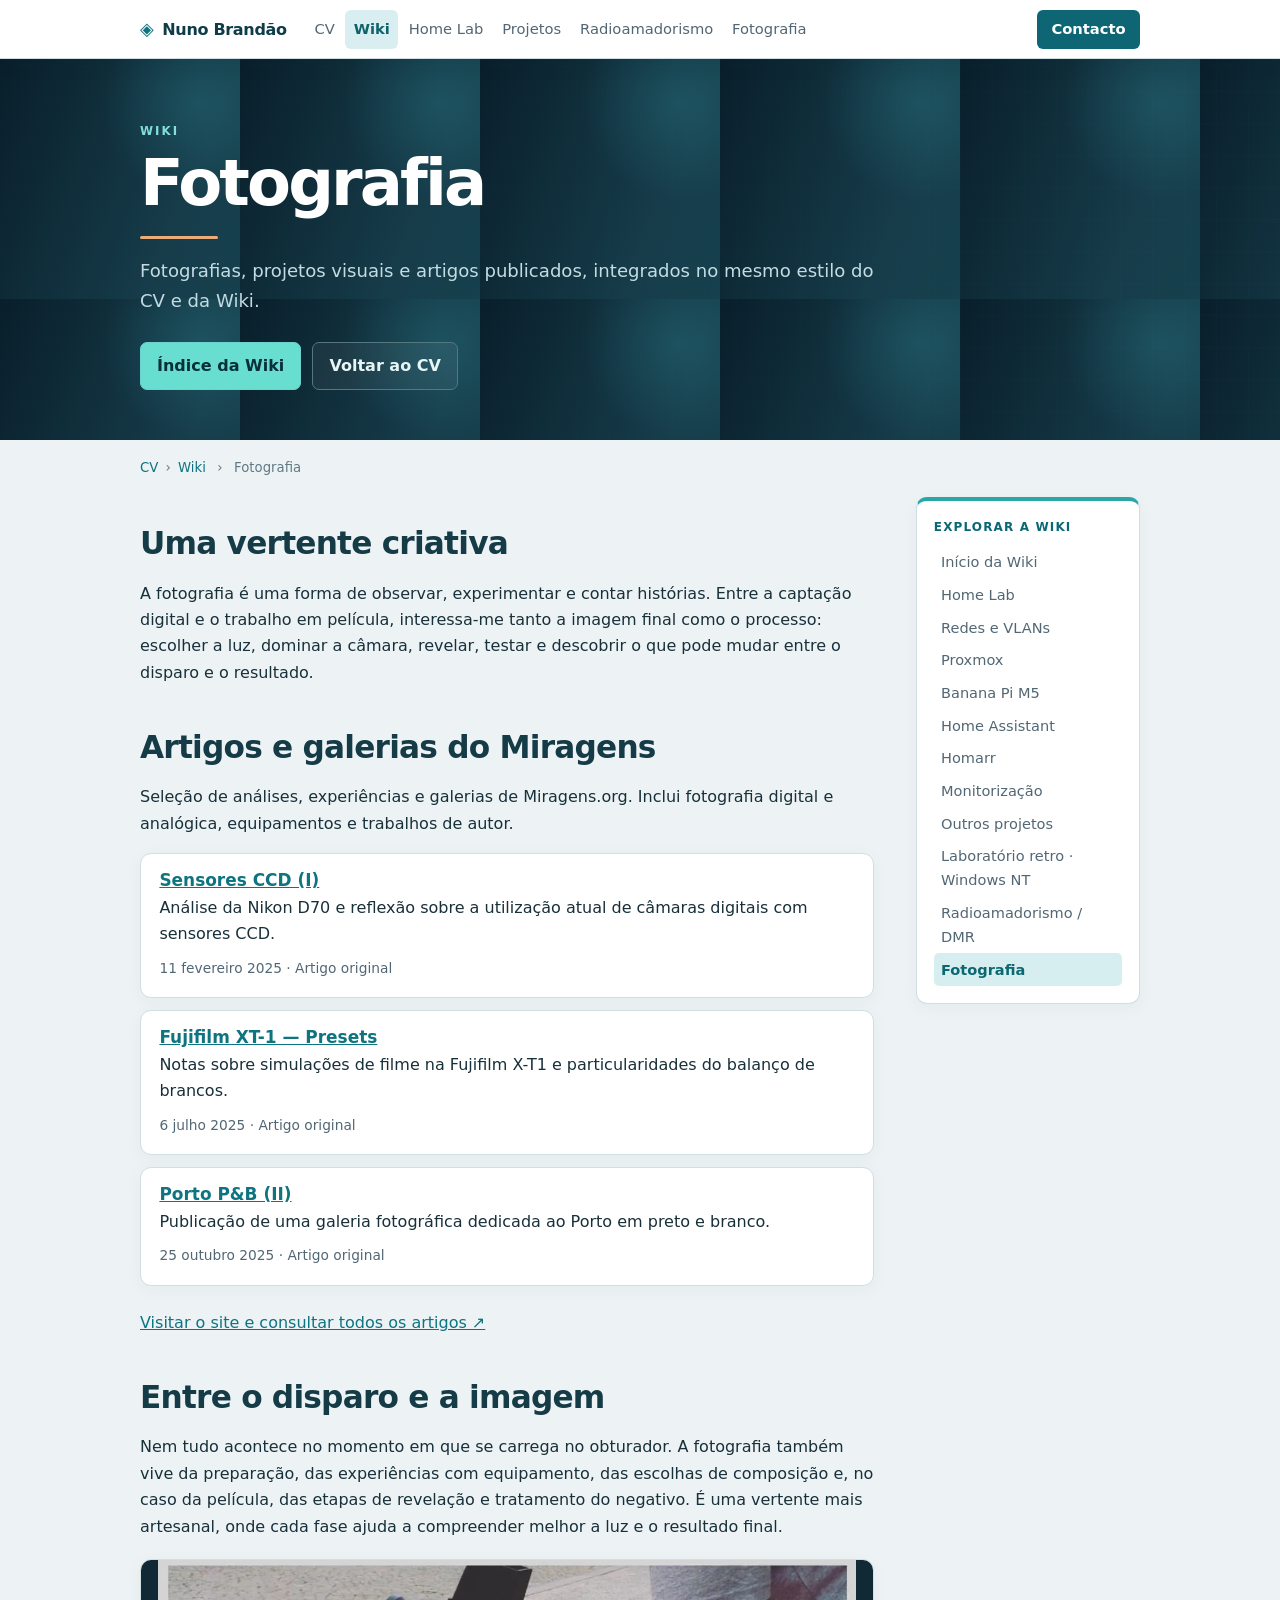
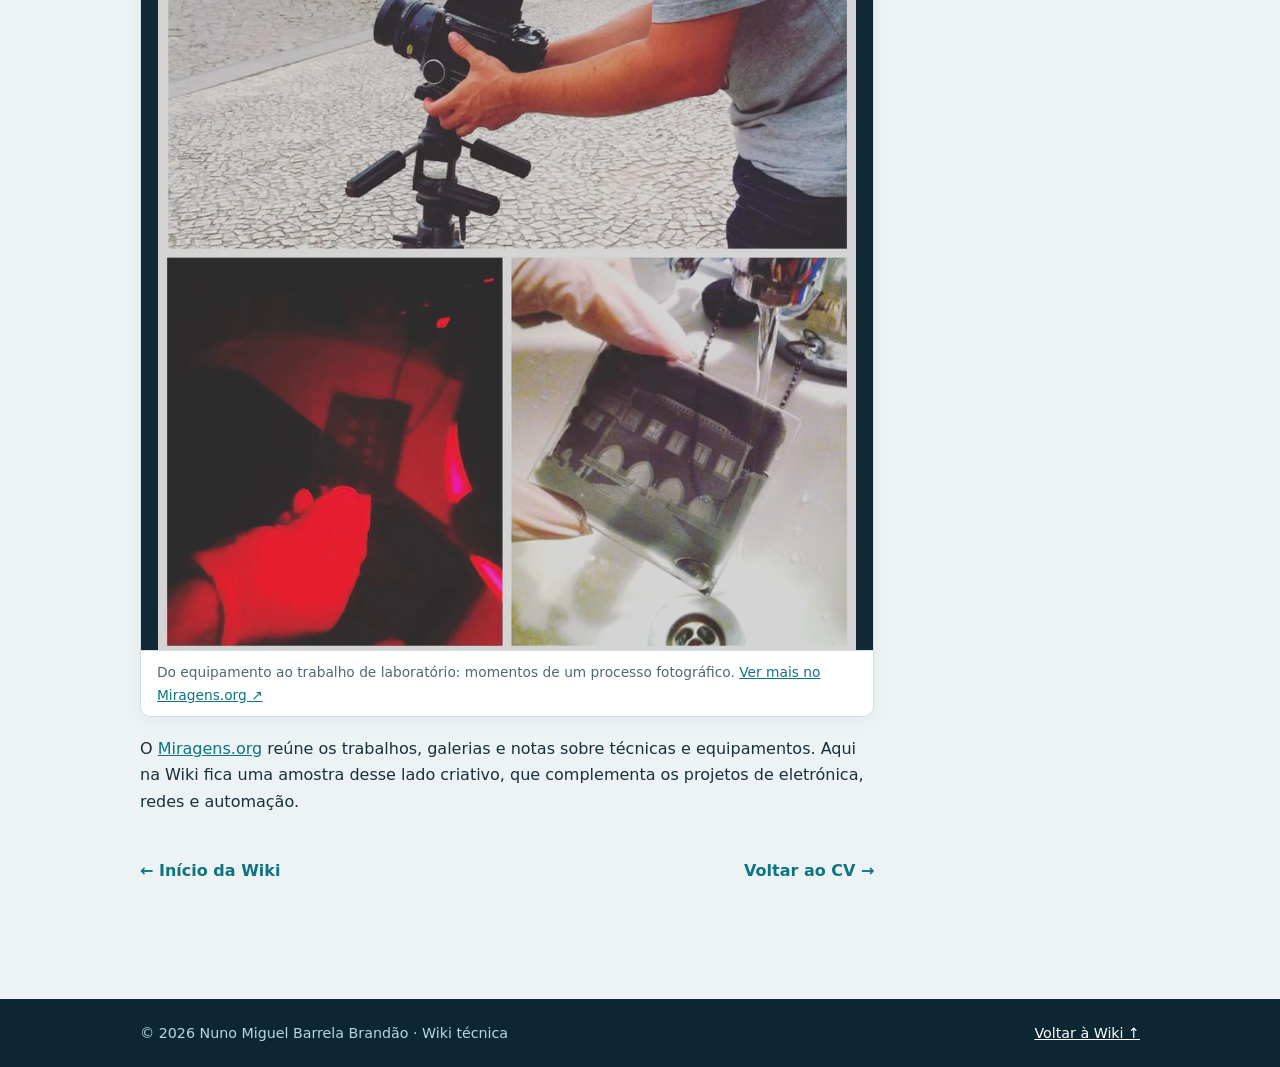
<file: wiki/fotografia.html>
<!DOCTYPE html>

<html lang="pt-PT"><head><meta charset="utf-8"/><meta content="width=device-width,initial-scale=1" name="viewport"/><meta content="Fotografias, projetos visuais e artigos publicados, integrados no mesmo estilo do CV e da Wiki." name="description"/><title>Fotografia — Wiki técnica | Nuno Brandão</title><link href="../assets/css/wiki.css?v=20261107real" rel="stylesheet"/></head><body><header class="bar"><div class="wrap"><a class="brand" href="../index.html">Nuno Brandão</a><nav aria-label="Navegação principal"><a href="../index.html">CV</a><a class="cur" href="index.html">Wiki</a><a href="homelab.html">Home Lab</a><a href="projetos.html">Projetos</a><a href="radioamadorismo.html">Radioamadorismo</a><a href="fotografia.html">Fotografia</a></nav><a class="cta" href="../index.html#contacto">Contacto</a></div></header><div class="top"><div class="wrap"><p class="eyebrow">Wiki</p><h1>Fotografia</h1><p class="lead">Fotografias, projetos visuais e artigos publicados, integrados no mesmo estilo do CV e da Wiki.</p><div class="quick"><a class="button" href="index.html">Índice da Wiki</a><a class="button alt" href="../index.html">Voltar ao CV</a></div></div></div><div class="wrap"><div class="breadcrumb"><a href="../index.html">CV</a><span>›</span><a href="index.html">Wiki</a> <span>›</span> Fotografia</div><div class="layout"><main class="content"><section><h2>Uma vertente criativa</h2><p>A fotografia é uma forma de observar, experimentar e contar histórias. Entre a captação digital e o trabalho em película, interessa-me tanto a imagem final como o processo: escolher a luz, dominar a câmara, revelar, testar e descobrir o que pode mudar entre o disparo e o resultado.</p></section><section><h2>Artigos e galerias do Miragens</h2><p>Seleção de análises, experiências e galerias de Miragens.org. Inclui fotografia digital e analógica, equipamentos e trabalhos de autor.</p><div class="article-stack"><article class="article-item"><h3><a href="https://miragens.org/2025/02/11/sensores-ccd-i/" rel="noopener noreferrer" target="_blank">Sensores CCD (I)</a></h3><p>Análise da Nikon D70 e reflexão sobre a utilização atual de câmaras digitais com sensores CCD.</p><span class="source">11 fevereiro 2025 · Artigo original</span></article><article class="article-item"><h3><a href="https://miragens.org/2025/07/06/fujifilm-xt-1-presets/" rel="noopener noreferrer" target="_blank">Fujifilm XT-1 — Presets</a></h3><p>Notas sobre simulações de filme na Fujifilm X-T1 e particularidades do balanço de brancos.</p><span class="source">6 julho 2025 · Artigo original</span></article><article class="article-item"><h3><a href="https://miragens.org/2025/10/25/galeira-adicionada-porto-ii/" rel="noopener noreferrer" target="_blank">Porto P&amp;B (II)</a></h3><p>Publicação de uma galeria fotográfica dedicada ao Porto em preto e branco.</p><span class="source">25 outubro 2025 · Artigo original</span></article></div><p><a href="https://miragens.org/" rel="noopener noreferrer" target="_blank">Visitar o site e consultar todos os artigos ↗</a></p></section><section><h2>Entre o disparo e a imagem</h2><p>Nem tudo acontece no momento em que se carrega no obturador. A fotografia também vive da preparação, das experiências com equipamento, das escolhas de composição e, no caso da película, das etapas de revelação e tratamento do negativo. É uma vertente mais artesanal, onde cada fase ajuda a compreender melhor a luz e o resultado final.</p><figure class="figure"><a aria-label="Explorar os trabalhos fotográficos no Miragens.org" href="https://miragens.org/" rel="noopener noreferrer" target="_blank"><img alt="Montagem fotográfica com câmara sobre tripé, trabalho sob iluminação vermelha e tratamento de fotografia em água." loading="lazy" src="../assets/img/wiki/fotografia-processo-analogico.webp"/></a><figcaption>Do equipamento ao trabalho de laboratório: momentos de um processo fotográfico. <a href="https://miragens.org/" rel="noopener noreferrer" target="_blank">Ver mais no Miragens.org ↗</a></figcaption></figure><p>O <a href="https://miragens.org/" rel="noopener noreferrer" target="_blank">Miragens.org</a> reúne os trabalhos, galerias e notas sobre técnicas e equipamentos. Aqui na Wiki fica uma amostra desse lado criativo, que complementa os projetos de eletrónica, redes e automação.</p></section><div class="footer-nav"><a href="index.html">← Início da Wiki</a><a href="../index.html">Voltar ao CV →</a></div></main><aside aria-label="Navegação da Wiki" class="sidebar"><strong>Explorar a Wiki</strong><a class="" href="index.html">Início da Wiki</a><a class="" href="homelab.html">Home Lab</a><a class="" href="redes.html">Redes e VLANs</a><a class="" href="proxmox.html">Proxmox</a><a href="banana-pi-m5.html">Banana Pi M5</a><a class="" href="home-assistant.html">Home Assistant</a><a class="" href="homarr.html">Homarr</a><a class="" href="monitorizacao.html">Monitorização</a><a class="" href="projetos.html">Outros projetos</a><a href="projetos.html#retro">Laboratório retro · Windows NT</a><a class="" href="radioamadorismo.html">Radioamadorismo / DMR</a><a class="cur" href="fotografia.html">Fotografia</a></aside></div></div><footer><div class="wrap"><span>© 2026 Nuno Miguel Barrela Brandão · Wiki técnica</span><a href="index.html">Voltar à Wiki ↑</a></div></footer></body></html>
</file>
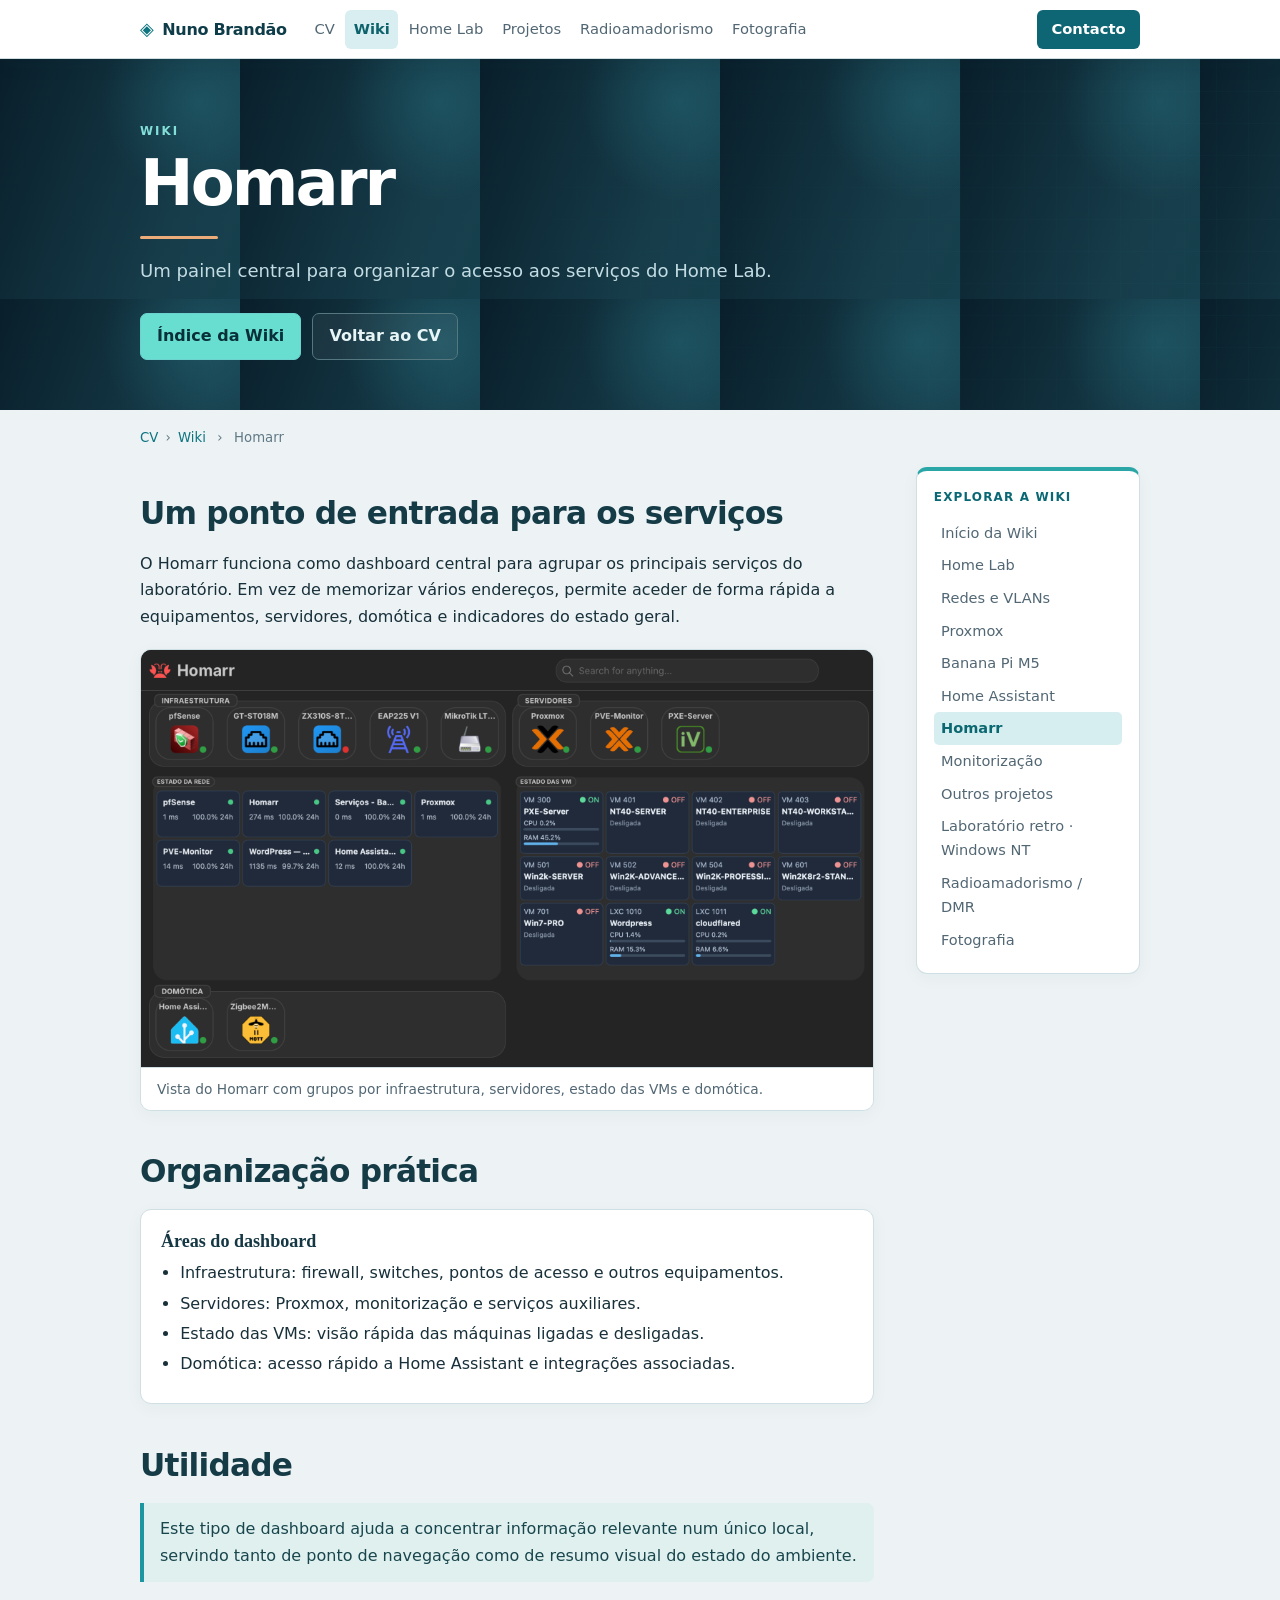
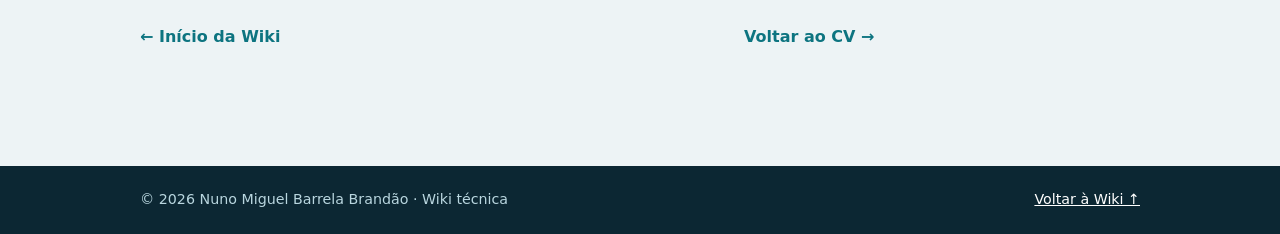
<file: wiki/homarr.html>
<!DOCTYPE html>

<html lang="pt-PT"><head><meta charset="utf-8"/><meta content="width=device-width,initial-scale=1" name="viewport"/><meta content="Um painel central para organizar o acesso aos serviços do Home Lab." name="description"/><title>Homarr — Wiki técnica | Nuno Brandão</title><link href="../assets/css/wiki.css?v=20261107real" rel="stylesheet"/></head><body><header class="bar"><div class="wrap"><a class="brand" href="../index.html">Nuno Brandão</a><nav aria-label="Navegação principal"><a href="../index.html">CV</a><a class="cur" href="index.html">Wiki</a><a href="homelab.html">Home Lab</a><a href="projetos.html">Projetos</a><a href="radioamadorismo.html">Radioamadorismo</a><a href="fotografia.html">Fotografia</a></nav><a class="cta" href="../index.html#contacto">Contacto</a></div></header><div class="top"><div class="wrap"><p class="eyebrow">Wiki</p><h1>Homarr</h1><p class="lead">Um painel central para organizar o acesso aos serviços do Home Lab.</p><div class="quick"><a class="button" href="index.html">Índice da Wiki</a><a class="button alt" href="../index.html">Voltar ao CV</a></div></div></div><div class="wrap"><div class="breadcrumb"><a href="../index.html">CV</a><span>›</span><a href="index.html">Wiki</a> <span>›</span> Homarr</div><div class="layout"><main class="content"><section><h2>Um ponto de entrada para os serviços</h2><p>O Homarr funciona como dashboard central para agrupar os principais serviços do laboratório. Em vez de memorizar vários endereços, permite aceder de forma rápida a equipamentos, servidores, domótica e indicadores do estado geral.</p><figure class="figure"><img alt="Captura real do painel Homarr." loading="lazy" src="../assets/img/wiki/homarr-real.png"/><figcaption>Vista do Homarr com grupos por infraestrutura, servidores, estado das VMs e domótica.</figcaption></figure></section><section><h2>Organização prática</h2><div class="panel"><h3>Áreas do dashboard</h3><ul><li>Infraestrutura: firewall, switches, pontos de acesso e outros equipamentos.</li><li>Servidores: Proxmox, monitorização e serviços auxiliares.</li><li>Estado das VMs: visão rápida das máquinas ligadas e desligadas.</li><li>Domótica: acesso rápido a Home Assistant e integrações associadas.</li></ul></div></section><section><h2>Utilidade</h2><div class="note">Este tipo de dashboard ajuda a concentrar informação relevante num único local, servindo tanto de ponto de navegação como de resumo visual do estado do ambiente.</div></section><div class="footer-nav"><a href="index.html">← Início da Wiki</a><a href="../index.html">Voltar ao CV →</a></div></main><aside aria-label="Navegação da Wiki" class="sidebar"><strong>Explorar a Wiki</strong><a class="" href="index.html">Início da Wiki</a><a class="" href="homelab.html">Home Lab</a><a class="" href="redes.html">Redes e VLANs</a><a class="" href="proxmox.html">Proxmox</a><a href="banana-pi-m5.html">Banana Pi M5</a><a class="" href="home-assistant.html">Home Assistant</a><a class="cur" href="homarr.html">Homarr</a><a class="" href="monitorizacao.html">Monitorização</a><a class="" href="projetos.html">Outros projetos</a><a href="projetos.html#retro">Laboratório retro · Windows NT</a><a class="" href="radioamadorismo.html">Radioamadorismo / DMR</a><a class="" href="fotografia.html">Fotografia</a></aside></div></div><footer><div class="wrap"><span>© 2026 Nuno Miguel Barrela Brandão · Wiki técnica</span><a href="index.html">Voltar à Wiki ↑</a></div></footer></body></html>
</file>
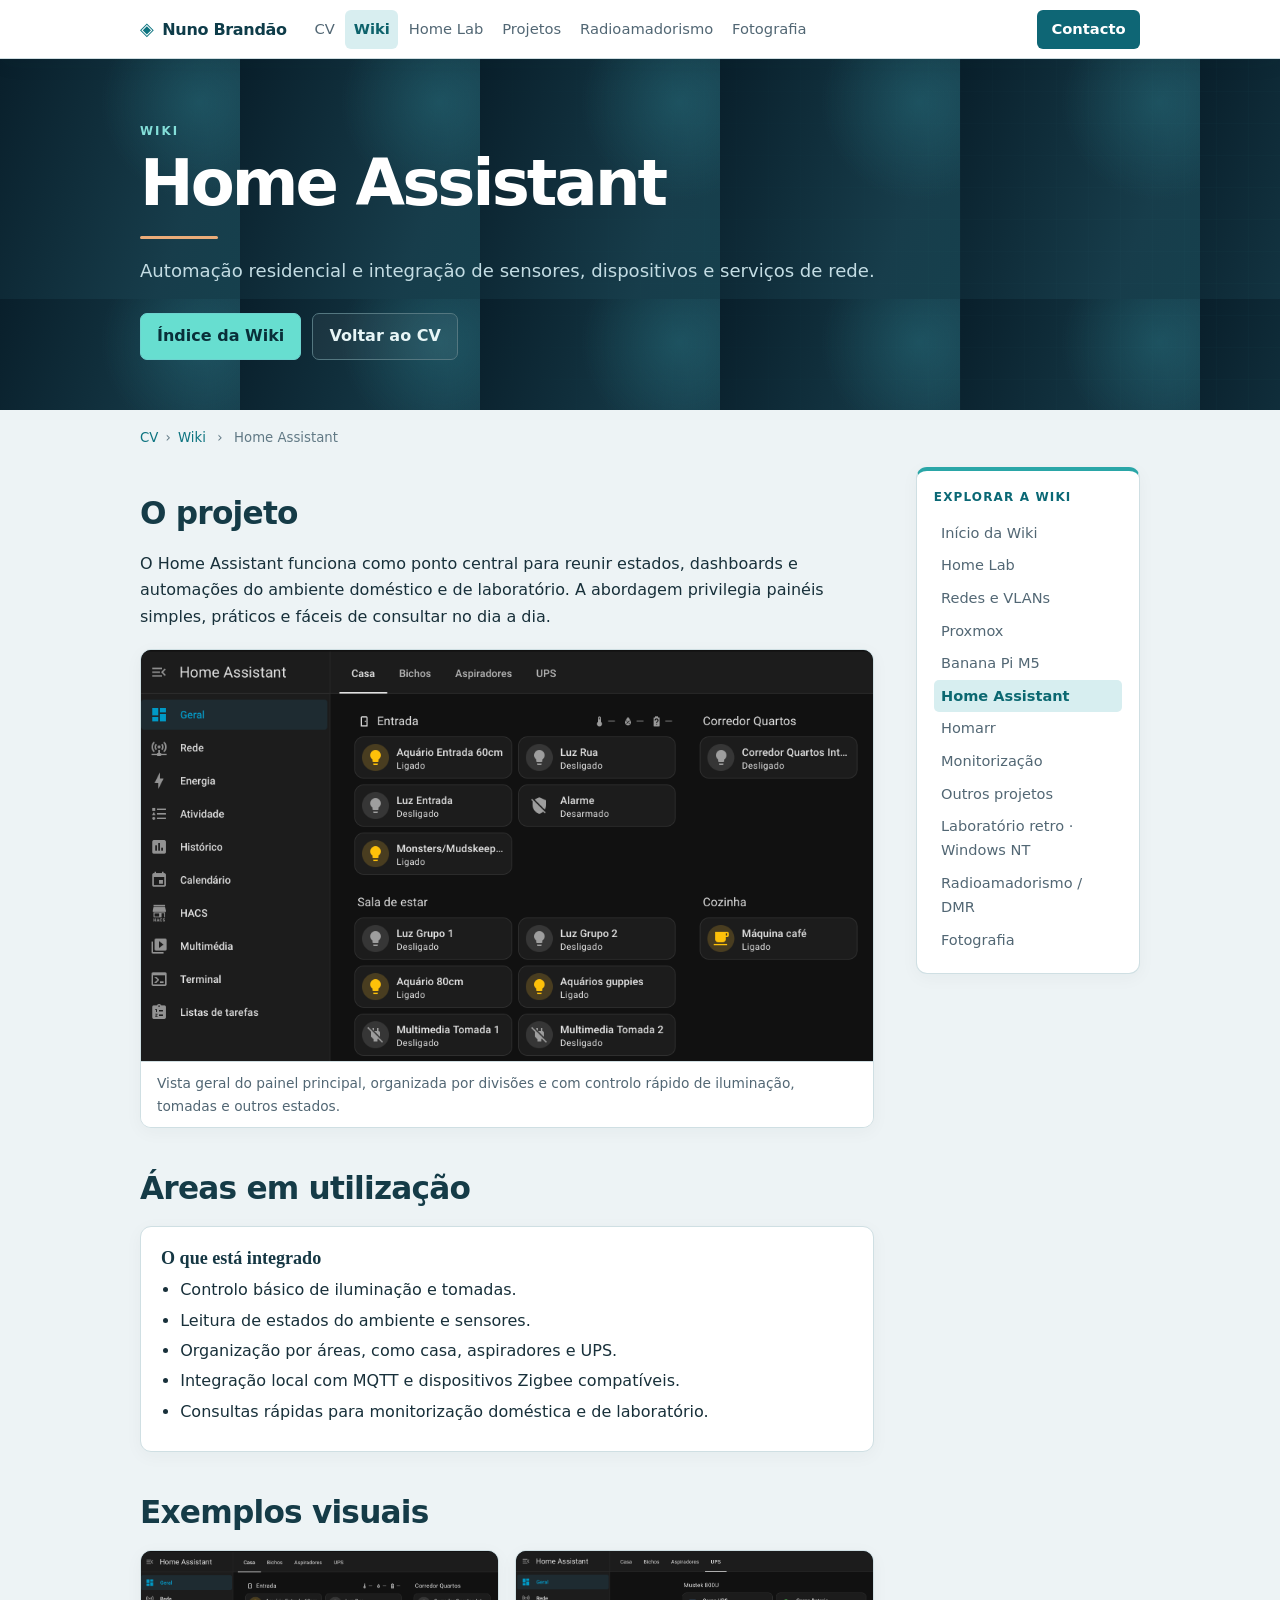
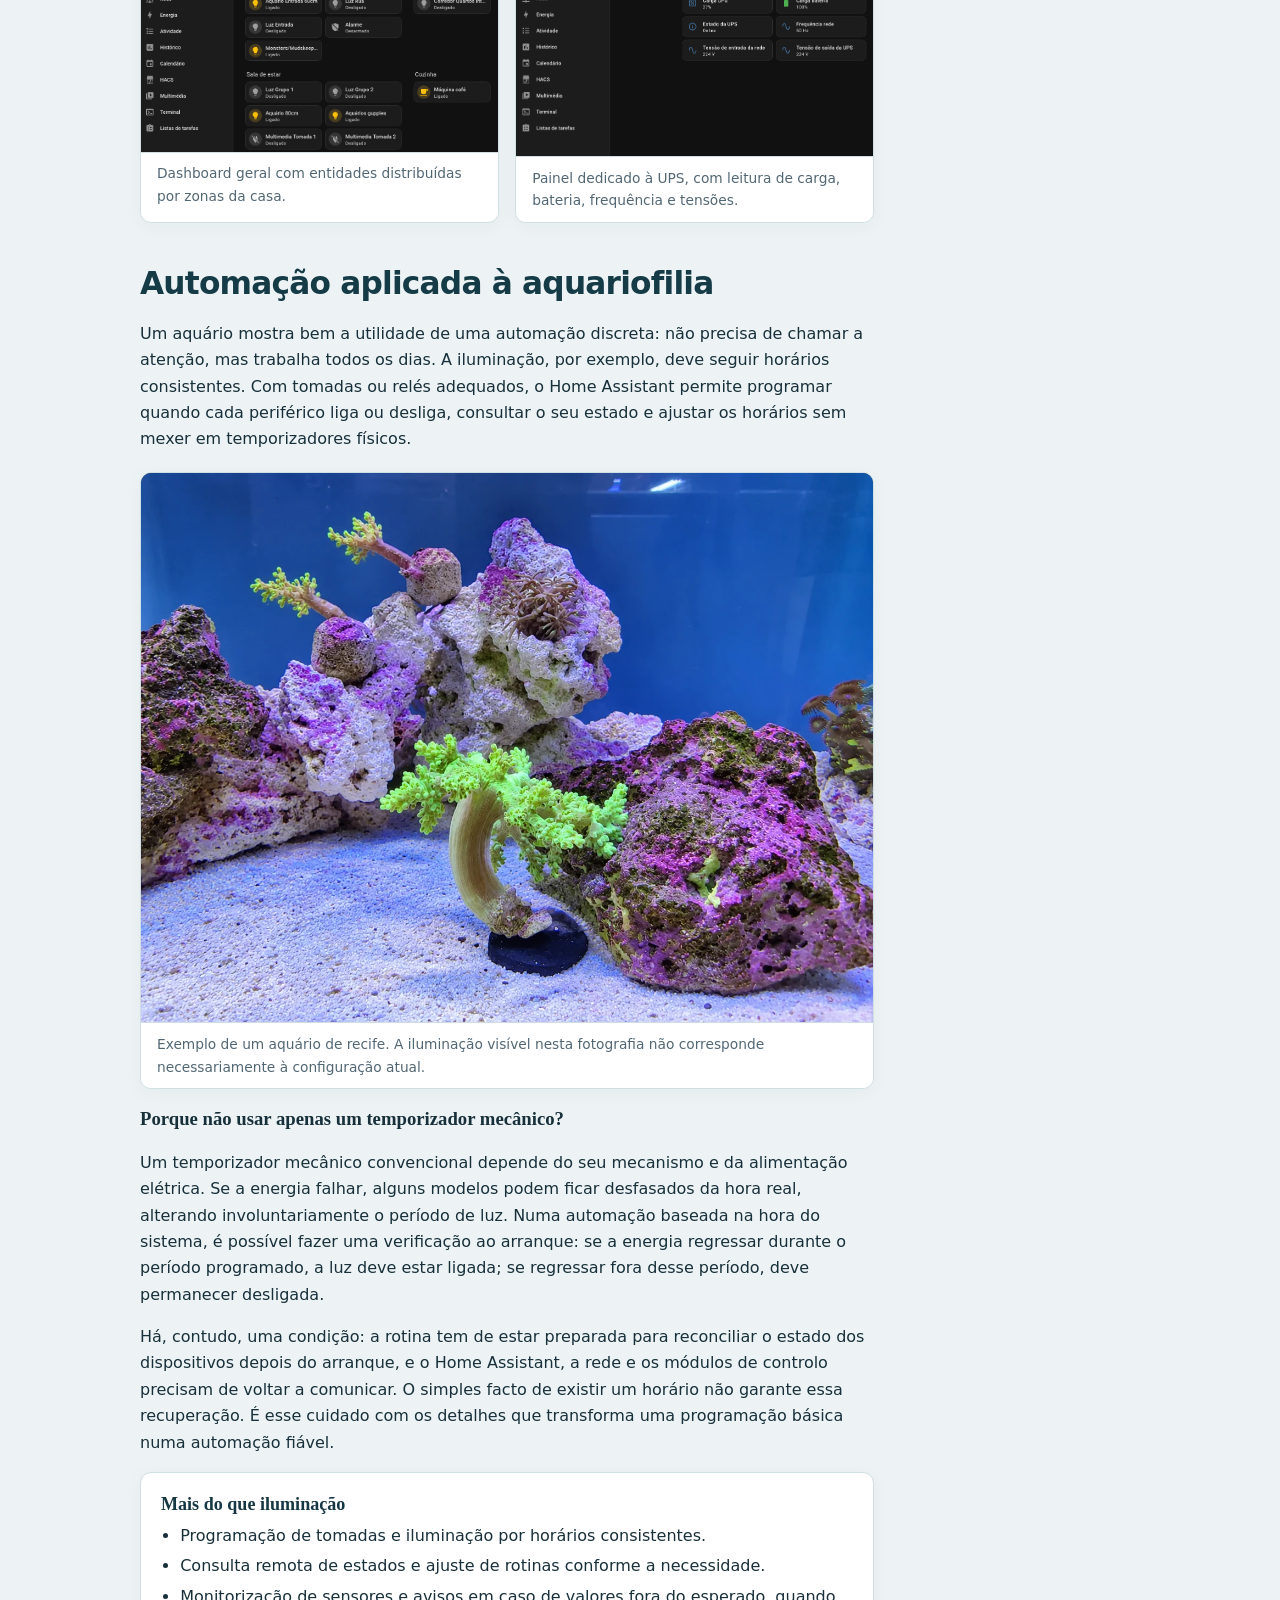
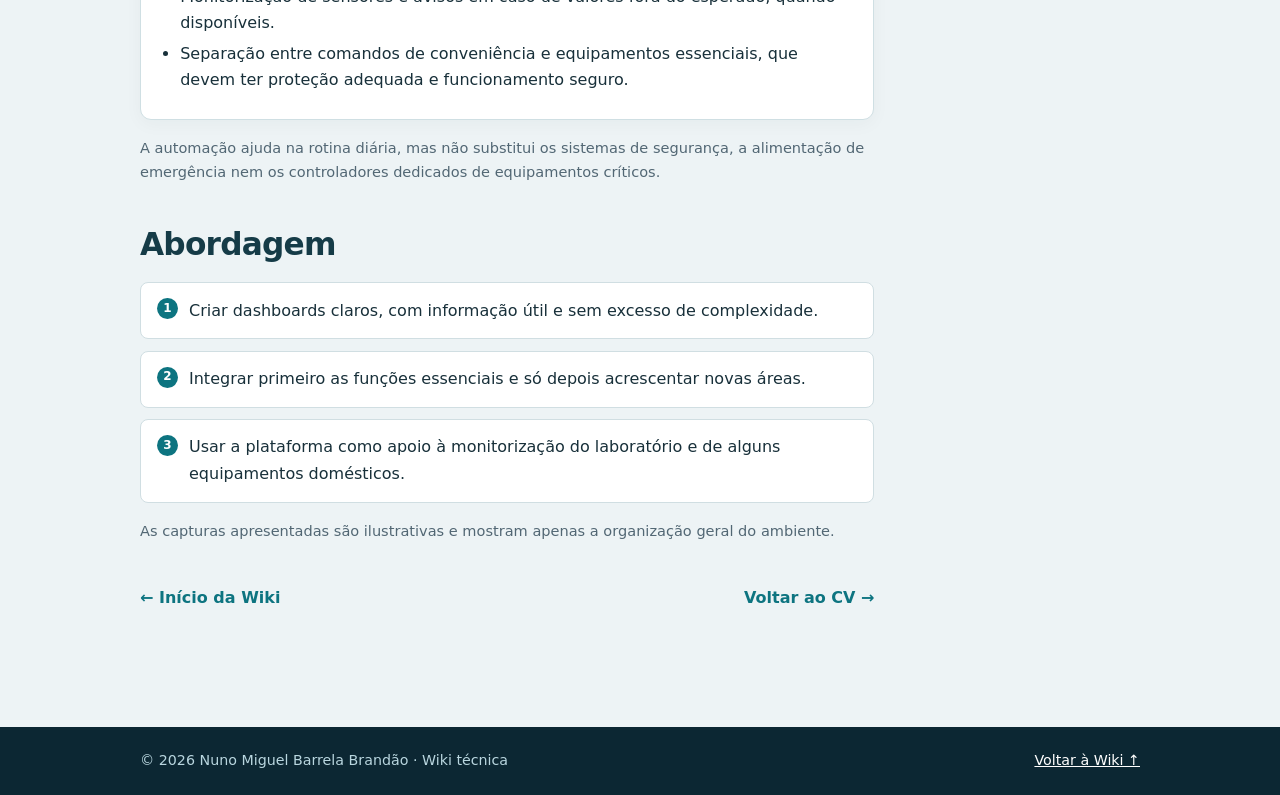
<file: wiki/home-assistant.html>
<!DOCTYPE html>

<html lang="pt-PT"><head><meta charset="utf-8"/><meta content="width=device-width,initial-scale=1" name="viewport"/><meta content="Automação residencial e integração de sensores, dispositivos e serviços de rede." name="description"/><title>Home Assistant — Wiki técnica | Nuno Brandão</title><link href="../assets/css/wiki.css?v=20261107real" rel="stylesheet"/></head><body><header class="bar"><div class="wrap"><a class="brand" href="../index.html">Nuno Brandão</a><nav aria-label="Navegação principal"><a href="../index.html">CV</a><a class="cur" href="index.html">Wiki</a><a href="homelab.html">Home Lab</a><a href="projetos.html">Projetos</a><a href="radioamadorismo.html">Radioamadorismo</a><a href="fotografia.html">Fotografia</a></nav><a class="cta" href="../index.html#contacto">Contacto</a></div></header><div class="top"><div class="wrap"><p class="eyebrow">Wiki</p><h1>Home Assistant</h1><p class="lead">Automação residencial e integração de sensores, dispositivos e serviços de rede.</p><div class="quick"><a class="button" href="index.html">Índice da Wiki</a><a class="button alt" href="../index.html">Voltar ao CV</a></div></div></div><div class="wrap"><div class="breadcrumb"><a href="../index.html">CV</a><span>›</span><a href="index.html">Wiki</a> <span>›</span> Home Assistant</div><div class="layout"><main class="content"><section><h2>O projeto</h2><p>O Home Assistant funciona como ponto central para reunir estados, dashboards e automações do ambiente doméstico e de laboratório. A abordagem privilegia painéis simples, práticos e fáceis de consultar no dia a dia.</p><figure class="figure"><img alt="Vista geral do painel principal do Home Assistant." loading="lazy" src="../assets/img/wiki/ha-geral-real.png"/><figcaption>Vista geral do painel principal, organizada por divisões e com controlo rápido de iluminação, tomadas e outros estados.</figcaption></figure></section><section><h2>Áreas em utilização</h2><div class="panel"><h3>O que está integrado</h3><ul><li>Controlo básico de iluminação e tomadas.</li><li>Leitura de estados do ambiente e sensores.</li><li>Organização por áreas, como casa, aspiradores e UPS.</li><li>Integração local com MQTT e dispositivos Zigbee compatíveis.</li><li>Consultas rápidas para monitorização doméstica e de laboratório.</li></ul></div></section><section><h2>Exemplos visuais</h2><div class="shot-grid"><figure class="figure"><img alt="Exemplo de dashboard geral do Home Assistant." loading="lazy" src="../assets/img/wiki/ha-geral-real.png"/><figcaption>Dashboard geral com entidades distribuídas por zonas da casa.</figcaption></figure><figure class="figure"><img alt="Exemplo de painel UPS no Home Assistant." loading="lazy" src="../assets/img/wiki/ha-ups-real.png"/><figcaption>Painel dedicado à UPS, com leitura de carga, bateria, frequência e tensões.</figcaption></figure></div></section><section><h2>Automação aplicada à aquariofilia</h2>
<p>Um aquário mostra bem a utilidade de uma automação discreta: não precisa de chamar a atenção, mas trabalha todos os dias. A iluminação, por exemplo, deve seguir horários consistentes. Com tomadas ou relés adequados, o Home Assistant permite programar quando cada periférico liga ou desliga, consultar o seu estado e ajustar os horários sem mexer em temporizadores físicos.</p>
<figure class="figure"><img alt="Aquário de recife com corais sob iluminação azulada." loading="lazy" src="../assets/img/wiki/aquario-recife.webp"/><figcaption>Exemplo de um aquário de recife. A iluminação visível nesta fotografia não corresponde necessariamente à configuração atual.</figcaption></figure>
<h3>Porque não usar apenas um temporizador mecânico?</h3>
<p>Um temporizador mecânico convencional depende do seu mecanismo e da alimentação elétrica. Se a energia falhar, alguns modelos podem ficar desfasados da hora real, alterando involuntariamente o período de luz. Numa automação baseada na hora do sistema, é possível fazer uma verificação ao arranque: se a energia regressar durante o período programado, a luz deve estar ligada; se regressar fora desse período, deve permanecer desligada.</p>
<p>Há, contudo, uma condição: a rotina tem de estar preparada para reconciliar o estado dos dispositivos depois do arranque, e o Home Assistant, a rede e os módulos de controlo precisam de voltar a comunicar. O simples facto de existir um horário não garante essa recuperação. É esse cuidado com os detalhes que transforma uma programação básica numa automação fiável.</p>
<div class="panel"><h3>Mais do que iluminação</h3><ul><li>Programação de tomadas e iluminação por horários consistentes.</li><li>Consulta remota de estados e ajuste de rotinas conforme a necessidade.</li><li>Monitorização de sensores e avisos em caso de valores fora do esperado, quando disponíveis.</li><li>Separação entre comandos de conveniência e equipamentos essenciais, que devem ter proteção adequada e funcionamento seguro.</li></ul></div>
<p class="small muted">A automação ajuda na rotina diária, mas não substitui os sistemas de segurança, a alimentação de emergência nem os controladores dedicados de equipamentos críticos.</p></section><section><h2>Abordagem</h2><ol class="steps"><li>Criar dashboards claros, com informação útil e sem excesso de complexidade.</li><li>Integrar primeiro as funções essenciais e só depois acrescentar novas áreas.</li><li>Usar a plataforma como apoio à monitorização do laboratório e de alguns equipamentos domésticos.</li></ol><p class="small muted">As capturas apresentadas são ilustrativas e mostram apenas a organização geral do ambiente.</p></section><div class="footer-nav"><a href="index.html">← Início da Wiki</a><a href="../index.html">Voltar ao CV →</a></div></main><aside aria-label="Navegação da Wiki" class="sidebar"><strong>Explorar a Wiki</strong><a class="" href="index.html">Início da Wiki</a><a class="" href="homelab.html">Home Lab</a><a class="" href="redes.html">Redes e VLANs</a><a class="" href="proxmox.html">Proxmox</a><a href="banana-pi-m5.html">Banana Pi M5</a><a class="cur" href="home-assistant.html">Home Assistant</a><a class="" href="homarr.html">Homarr</a><a class="" href="monitorizacao.html">Monitorização</a><a class="" href="projetos.html">Outros projetos</a><a href="projetos.html#retro">Laboratório retro · Windows NT</a><a class="" href="radioamadorismo.html">Radioamadorismo / DMR</a><a class="" href="fotografia.html">Fotografia</a></aside></div></div><footer><div class="wrap"><span>© 2026 Nuno Miguel Barrela Brandão · Wiki técnica</span><a href="index.html">Voltar à Wiki ↑</a></div></footer></body></html>
</file>
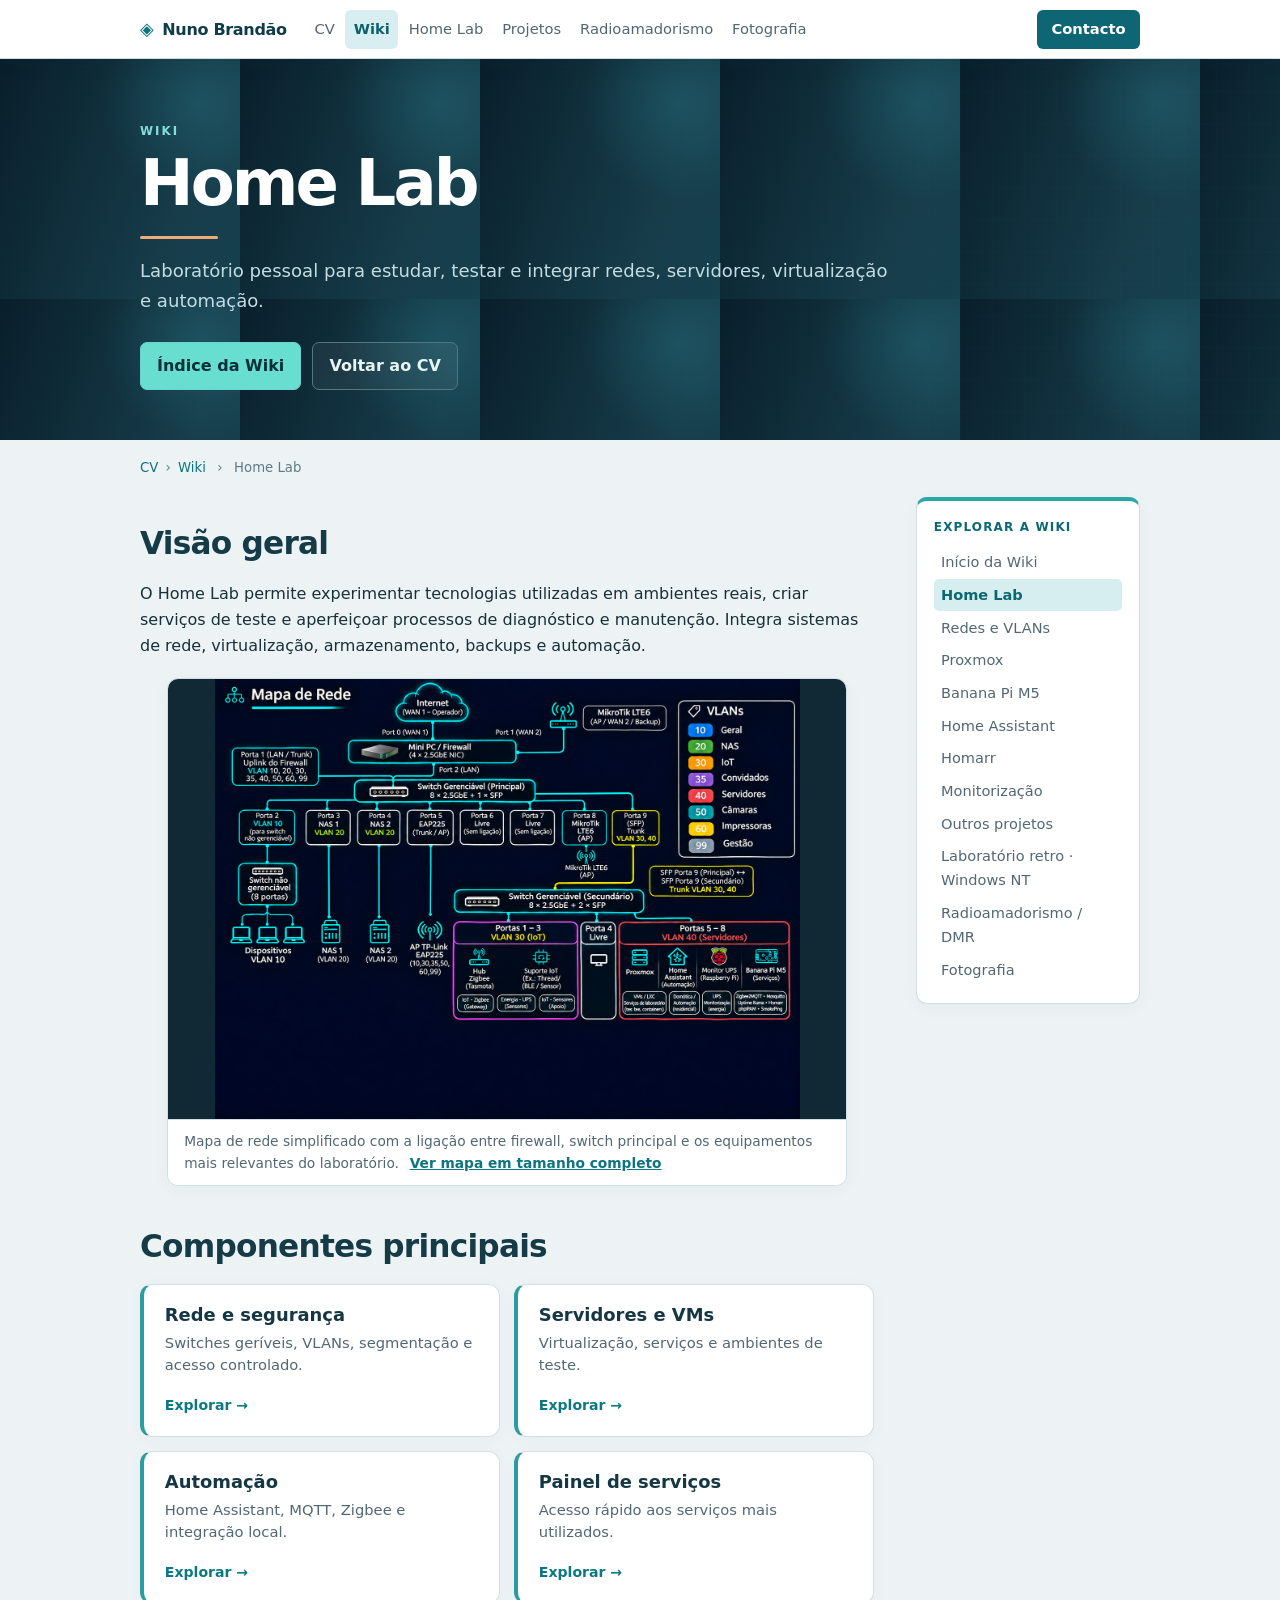
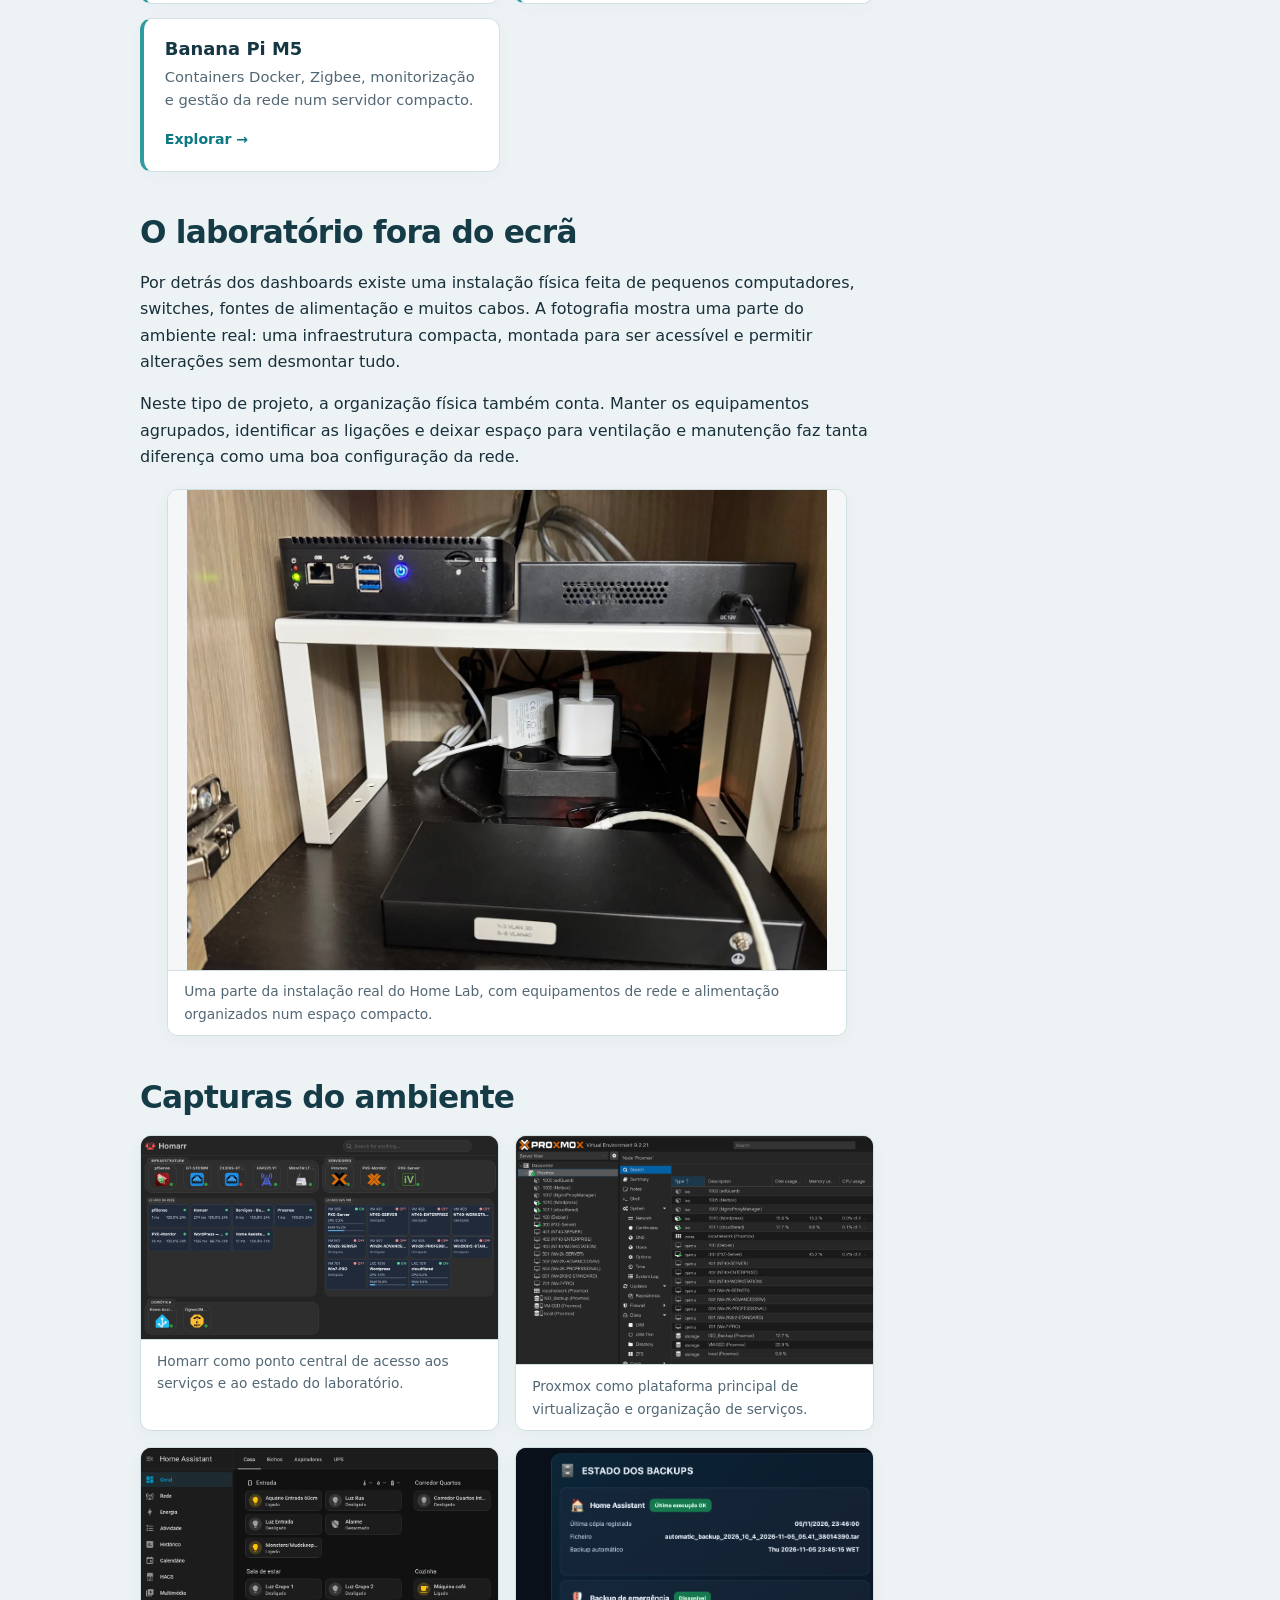
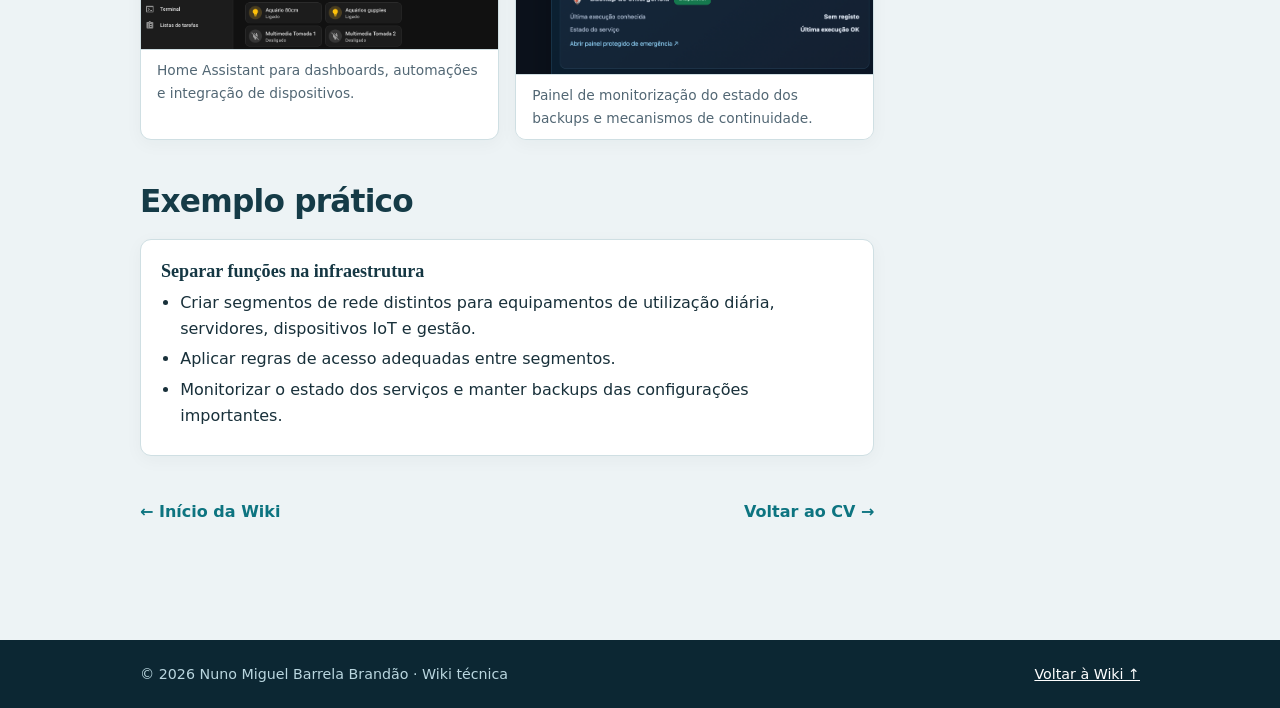
<file: wiki/homelab.html>
<!DOCTYPE html>

<html lang="pt-PT"><head><meta charset="utf-8"/><meta content="width=device-width,initial-scale=1" name="viewport"/><meta content="Laboratório pessoal para estudar, testar e integrar redes, servidores, virtualização e automação." name="description"/><title>Home Lab — Wiki técnica | Nuno Brandão</title><link href="../assets/css/wiki.css?v=20261107real" rel="stylesheet"/></head><body><header class="bar"><div class="wrap"><a class="brand" href="../index.html">Nuno Brandão</a><nav aria-label="Navegação principal"><a href="../index.html">CV</a><a class="cur" href="index.html">Wiki</a><a href="homelab.html">Home Lab</a><a href="projetos.html">Projetos</a><a href="radioamadorismo.html">Radioamadorismo</a><a href="fotografia.html">Fotografia</a></nav><a class="cta" href="../index.html#contacto">Contacto</a></div></header><div class="top"><div class="wrap"><p class="eyebrow">Wiki</p><h1>Home Lab</h1><p class="lead">Laboratório pessoal para estudar, testar e integrar redes, servidores, virtualização e automação.</p><div class="quick"><a class="button" href="index.html">Índice da Wiki</a><a class="button alt" href="../index.html">Voltar ao CV</a></div></div></div><div class="wrap"><div class="breadcrumb"><a href="../index.html">CV</a><span>›</span><a href="index.html">Wiki</a> <span>›</span> Home Lab</div><div class="layout"><main class="content"><section><h2>Visão geral</h2><p>O Home Lab permite experimentar tecnologias utilizadas em ambientes reais, criar serviços de teste e aperfeiçoar processos de diagnóstico e manutenção. Integra sistemas de rede, virtualização, armazenamento, backups e automação.</p><figure class="figure map-compact"><a class="map-open" href="../assets/img/wiki/mapa-rede-final.png" rel="noopener noreferrer" target="_blank"><img alt="Mapa de rede simplificado do laboratório." loading="lazy" src="../assets/img/wiki/mapa-rede-final.png"/></a><figcaption>Mapa de rede simplificado com a ligação entre firewall, switch principal e os equipamentos mais relevantes do laboratório. <a href="../assets/img/wiki/mapa-rede-final.png" rel="noopener noreferrer" target="_blank">Ver mapa em tamanho completo</a></figcaption></figure></section><section><h2>Componentes principais</h2><div class="cards"><a class="card" href="redes.html"><h3>Rede e segurança</h3><p>Switches geríveis, VLANs, segmentação e acesso controlado.</p><span class="arrow">Explorar →</span></a><a class="card" href="proxmox.html"><h3>Servidores e VMs</h3><p>Virtualização, serviços e ambientes de teste.</p><span class="arrow">Explorar →</span></a><a class="card" href="home-assistant.html"><h3>Automação</h3><p>Home Assistant, MQTT, Zigbee e integração local.</p><span class="arrow">Explorar →</span></a><a class="card" href="homarr.html"><h3>Painel de serviços</h3><p>Acesso rápido aos serviços mais utilizados.</p><span class="arrow">Explorar →</span></a><a class="card" href="banana-pi-m5.html"><h3>Banana Pi M5</h3><p>Containers Docker, Zigbee, monitorização e gestão da rede num servidor compacto.</p><span class="arrow">Explorar →</span></a></div></section><section><h2>O laboratório fora do ecrã</h2><p>Por detrás dos dashboards existe uma instalação física feita de pequenos computadores, switches, fontes de alimentação e muitos cabos. A fotografia mostra uma parte do ambiente real: uma infraestrutura compacta, montada para ser acessível e permitir alterações sem desmontar tudo.</p><p>Neste tipo de projeto, a organização física também conta. Manter os equipamentos agrupados, identificar as ligações e deixar espaço para ventilação e manutenção faz tanta diferença como uma boa configuração da rede.</p><figure class="figure real-setup"><a class="photo-expand" href="../assets/img/wiki/instalacao-real.webp" rel="noopener noreferrer" target="_blank"><img alt="Fotografia real do equipamento de rede e respetiva instalação em prateleira." loading="lazy" src="../assets/img/wiki/instalacao-real.webp"/></a><figcaption>Uma parte da instalação real do Home Lab, com equipamentos de rede e alimentação organizados num espaço compacto.</figcaption></figure></section><section><h2>Capturas do ambiente</h2><div class="shot-grid"><figure class="figure"><img alt="Captura do Homarr." loading="lazy" src="../assets/img/wiki/homarr-real.png"/><figcaption>Homarr como ponto central de acesso aos serviços e ao estado do laboratório.</figcaption></figure><figure class="figure"><img alt="Captura do Proxmox." loading="lazy" src="../assets/img/wiki/proxmox-real.png"/><figcaption>Proxmox como plataforma principal de virtualização e organização de serviços.</figcaption></figure><figure class="figure"><img alt="Captura do Home Assistant." loading="lazy" src="../assets/img/wiki/ha-geral-real.png"/><figcaption>Home Assistant para dashboards, automações e integração de dispositivos.</figcaption></figure><figure class="figure"><img alt="Captura do estado dos backups." loading="lazy" src="../assets/img/wiki/backups-estado.png"/><figcaption>Painel de monitorização do estado dos backups e mecanismos de continuidade.</figcaption></figure></div></section><section><h2>Exemplo prático</h2><div class="panel"><h3>Separar funções na infraestrutura</h3><ul><li>Criar segmentos de rede distintos para equipamentos de utilização diária, servidores, dispositivos IoT e gestão.</li><li>Aplicar regras de acesso adequadas entre segmentos.</li><li>Monitorizar o estado dos serviços e manter backups das configurações importantes.</li></ul></div></section><div class="footer-nav"><a href="index.html">← Início da Wiki</a><a href="../index.html">Voltar ao CV →</a></div></main><aside aria-label="Navegação da Wiki" class="sidebar"><strong>Explorar a Wiki</strong><a class="" href="index.html">Início da Wiki</a><a class="cur" href="homelab.html">Home Lab</a><a class="" href="redes.html">Redes e VLANs</a><a class="" href="proxmox.html">Proxmox</a><a href="banana-pi-m5.html">Banana Pi M5</a><a class="" href="home-assistant.html">Home Assistant</a><a class="" href="homarr.html">Homarr</a><a class="" href="monitorizacao.html">Monitorização</a><a class="" href="projetos.html">Outros projetos</a><a href="projetos.html#retro">Laboratório retro · Windows NT</a><a class="" href="radioamadorismo.html">Radioamadorismo / DMR</a><a class="" href="fotografia.html">Fotografia</a></aside></div></div><footer><div class="wrap"><span>© 2026 Nuno Miguel Barrela Brandão · Wiki técnica</span><a href="index.html">Voltar à Wiki ↑</a></div></footer></body></html>
</file>
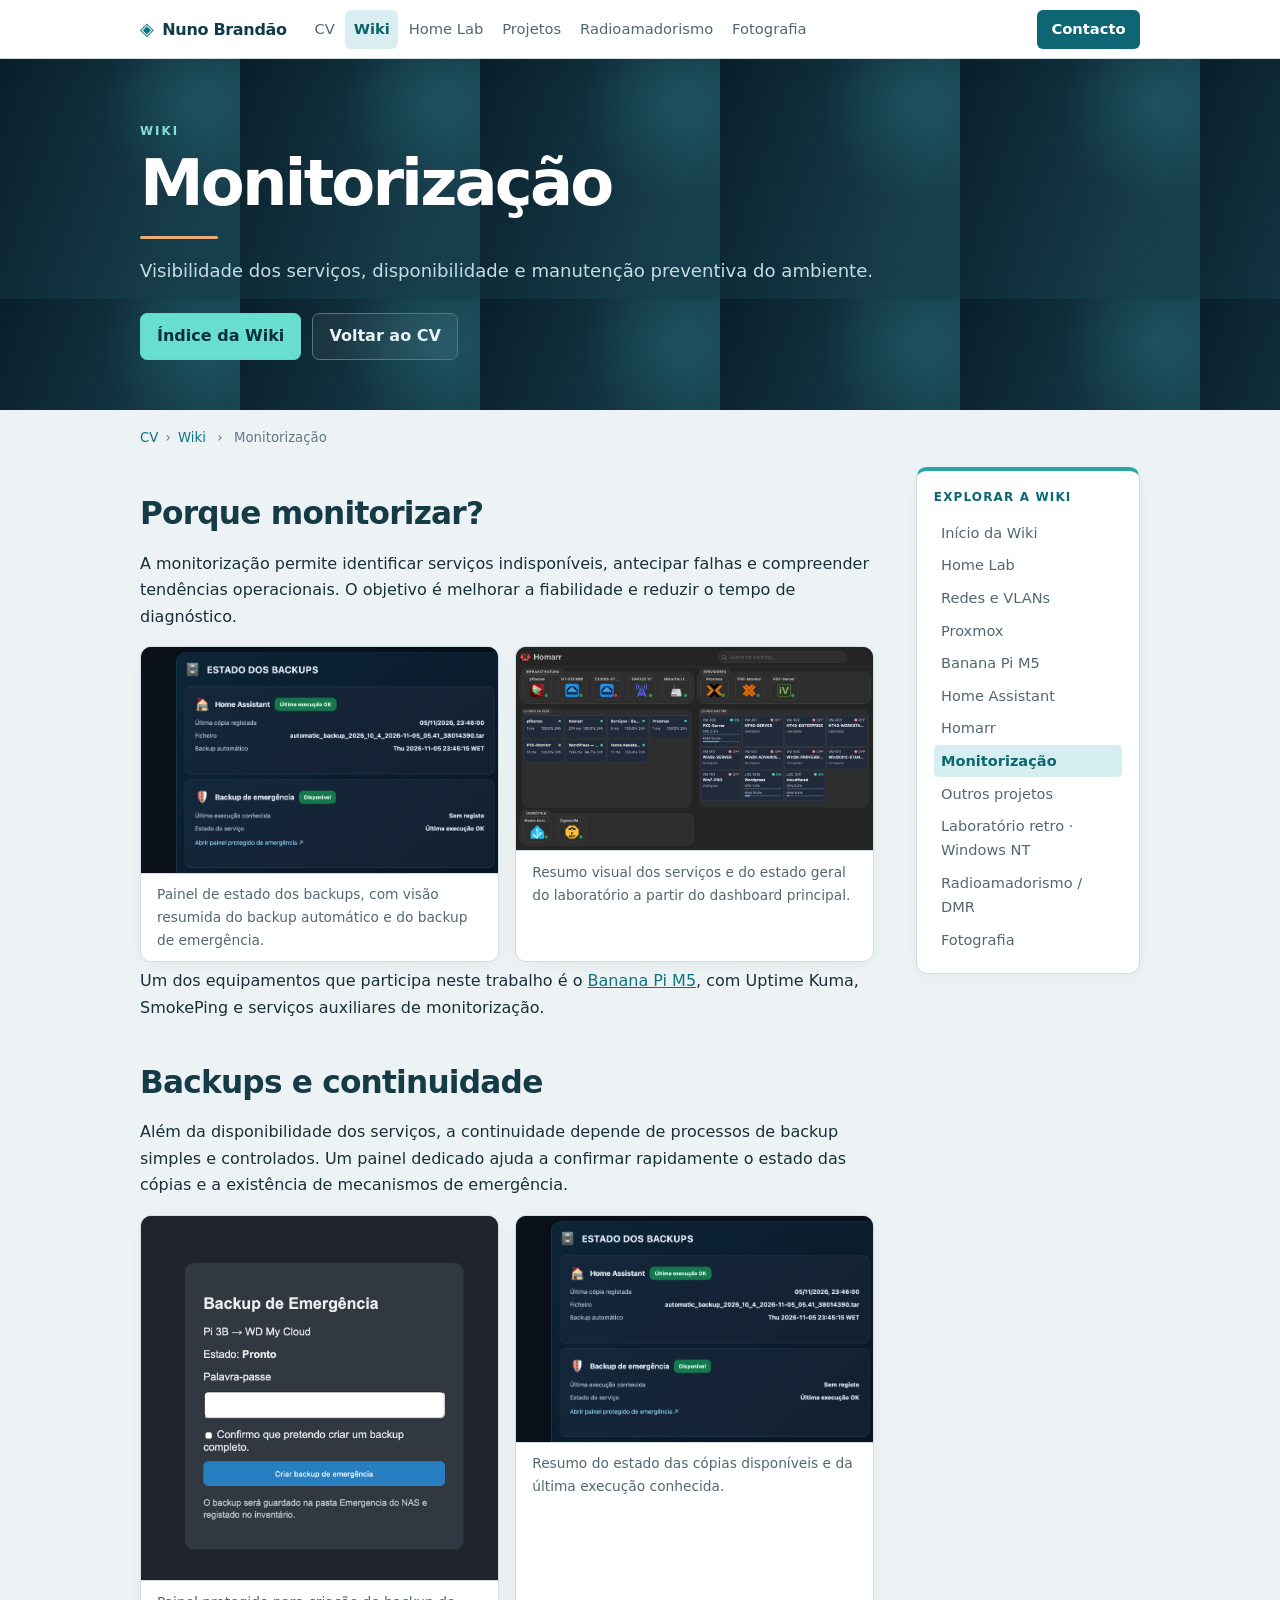
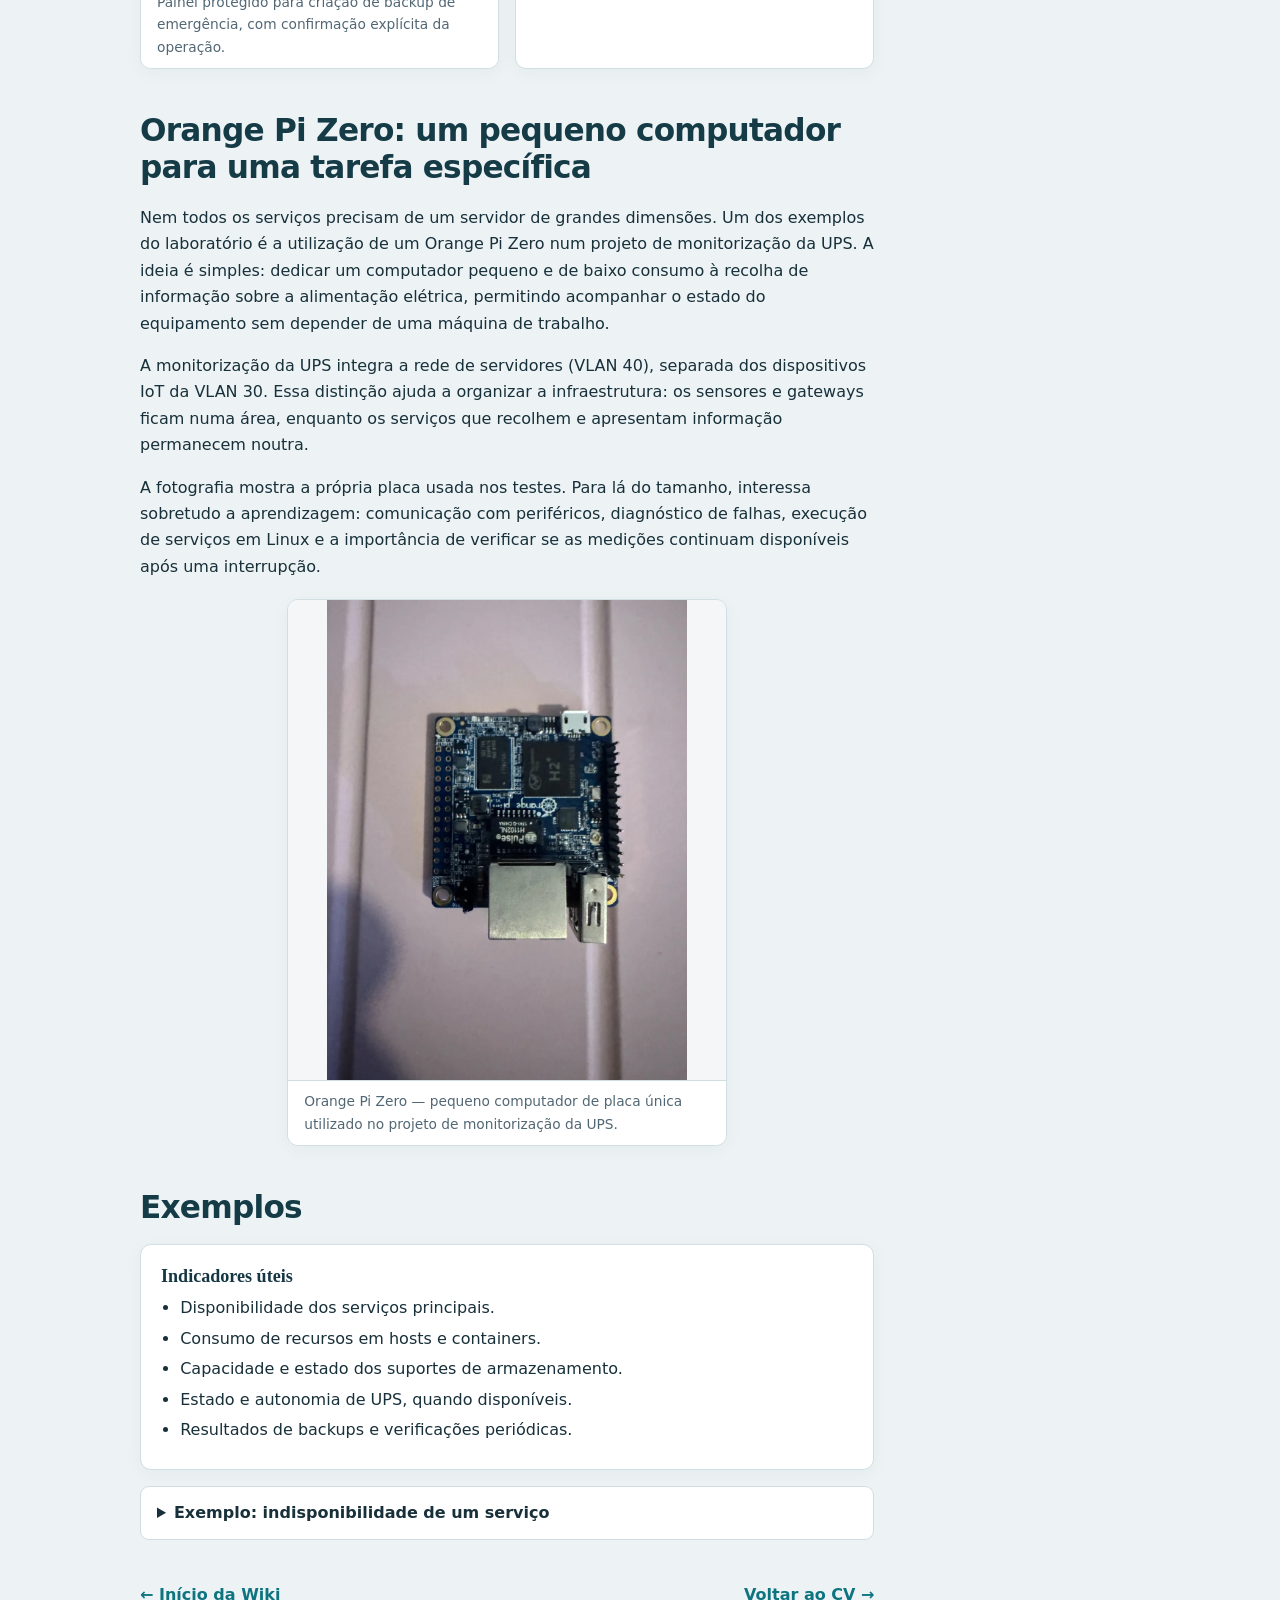
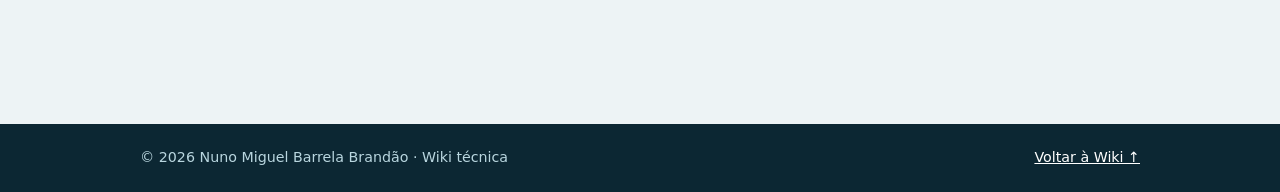
<file: wiki/monitorizacao.html>
<!DOCTYPE html>

<html lang="pt-PT"><head><meta charset="utf-8"/><meta content="width=device-width,initial-scale=1" name="viewport"/><meta content="Visibilidade dos serviços, disponibilidade e manutenção preventiva do ambiente." name="description"/><title>Monitorização — Wiki técnica | Nuno Brandão</title><link href="../assets/css/wiki.css?v=20261107real" rel="stylesheet"/></head><body><header class="bar"><div class="wrap"><a class="brand" href="../index.html">Nuno Brandão</a><nav aria-label="Navegação principal"><a href="../index.html">CV</a><a class="cur" href="index.html">Wiki</a><a href="homelab.html">Home Lab</a><a href="projetos.html">Projetos</a><a href="radioamadorismo.html">Radioamadorismo</a><a href="fotografia.html">Fotografia</a></nav><a class="cta" href="../index.html#contacto">Contacto</a></div></header><div class="top"><div class="wrap"><p class="eyebrow">Wiki</p><h1>Monitorização</h1><p class="lead">Visibilidade dos serviços, disponibilidade e manutenção preventiva do ambiente.</p><div class="quick"><a class="button" href="index.html">Índice da Wiki</a><a class="button alt" href="../index.html">Voltar ao CV</a></div></div></div><div class="wrap"><div class="breadcrumb"><a href="../index.html">CV</a><span>›</span><a href="index.html">Wiki</a> <span>›</span> Monitorização</div><div class="layout"><main class="content"><section><h2>Porque monitorizar?</h2><p>A monitorização permite identificar serviços indisponíveis, antecipar falhas e compreender tendências operacionais. O objetivo é melhorar a fiabilidade e reduzir o tempo de diagnóstico.</p><div class="shot-grid"><figure class="figure"><img alt="Painel do estado dos backups." loading="lazy" src="../assets/img/wiki/backups-estado.png"/><figcaption>Painel de estado dos backups, com visão resumida do backup automático e do backup de emergência.</figcaption></figure><figure class="figure"><img alt="Visão resumida dos serviços no Homarr." loading="lazy" src="../assets/img/wiki/homarr-real.png"/><figcaption>Resumo visual dos serviços e do estado geral do laboratório a partir do dashboard principal.</figcaption></figure></div><p>Um dos equipamentos que participa neste trabalho é o <a href="banana-pi-m5.html">Banana Pi M5</a>, com Uptime Kuma, SmokePing e serviços auxiliares de monitorização.</p></section><section><h2>Backups e continuidade</h2><p>Além da disponibilidade dos serviços, a continuidade depende de processos de backup simples e controlados. Um painel dedicado ajuda a confirmar rapidamente o estado das cópias e a existência de mecanismos de emergência.</p><div class="shot-grid"><figure class="figure"><img alt="Painel de criação de backup de emergência." loading="lazy" src="../assets/img/wiki/backup-emergencia.png"/><figcaption>Painel protegido para criação de backup de emergência, com confirmação explícita da operação.</figcaption></figure><figure class="figure"><img alt="Resumo do estado dos backups." loading="lazy" src="../assets/img/wiki/backups-estado.png"/><figcaption>Resumo do estado das cópias disponíveis e da última execução conhecida.</figcaption></figure></div></section><section><h2>Orange Pi Zero: um pequeno computador para uma tarefa específica</h2><p>Nem todos os serviços precisam de um servidor de grandes dimensões. Um dos exemplos do laboratório é a utilização de um Orange Pi Zero num projeto de monitorização da UPS. A ideia é simples: dedicar um computador pequeno e de baixo consumo à recolha de informação sobre a alimentação elétrica, permitindo acompanhar o estado do equipamento sem depender de uma máquina de trabalho.</p><p>A monitorização da UPS integra a rede de servidores (VLAN 40), separada dos dispositivos IoT da VLAN 30. Essa distinção ajuda a organizar a infraestrutura: os sensores e gateways ficam numa área, enquanto os serviços que recolhem e apresentam informação permanecem noutra.</p><p>A fotografia mostra a própria placa usada nos testes. Para lá do tamanho, interessa sobretudo a aprendizagem: comunicação com periféricos, diagnóstico de falhas, execução de serviços em Linux e a importância de verificar se as medições continuam disponíveis após uma interrupção.</p><figure class="figure orange-pi-photo"><a class="photo-expand" href="../assets/img/wiki/orange-pi-zero-ups.webp" rel="noopener noreferrer" target="_blank"><img alt="Fotografia da placa Orange Pi Zero utilizada num projeto de monitorização de UPS." loading="lazy" src="../assets/img/wiki/orange-pi-zero-ups.webp"/></a><figcaption>Orange Pi Zero — pequeno computador de placa única utilizado no projeto de monitorização da UPS.</figcaption></figure></section><section><h2>Exemplos</h2><div class="panel"><h3>Indicadores úteis</h3><ul><li>Disponibilidade dos serviços principais.</li><li>Consumo de recursos em hosts e containers.</li><li>Capacidade e estado dos suportes de armazenamento.</li><li>Estado e autonomia de UPS, quando disponíveis.</li><li>Resultados de backups e verificações periódicas.</li></ul></div><details><summary>Exemplo: indisponibilidade de um serviço</summary><div class="inside"><p>Quando uma verificação falha, convém confirmar primeiro a conectividade, depois o estado do serviço, os recursos do sistema e os registos. Em seguida, regista-se a causa e a intervenção efetuada.</p></div></details></section><div class="footer-nav"><a href="index.html">← Início da Wiki</a><a href="../index.html">Voltar ao CV →</a></div></main><aside aria-label="Navegação da Wiki" class="sidebar"><strong>Explorar a Wiki</strong><a class="" href="index.html">Início da Wiki</a><a class="" href="homelab.html">Home Lab</a><a class="" href="redes.html">Redes e VLANs</a><a class="" href="proxmox.html">Proxmox</a><a href="banana-pi-m5.html">Banana Pi M5</a><a class="" href="home-assistant.html">Home Assistant</a><a class="" href="homarr.html">Homarr</a><a class="cur" href="monitorizacao.html">Monitorização</a><a class="" href="projetos.html">Outros projetos</a><a href="projetos.html#retro">Laboratório retro · Windows NT</a><a class="" href="radioamadorismo.html">Radioamadorismo / DMR</a><a class="" href="fotografia.html">Fotografia</a></aside></div></div><footer><div class="wrap"><span>© 2026 Nuno Miguel Barrela Brandão · Wiki técnica</span><a href="index.html">Voltar à Wiki ↑</a></div></footer></body></html>
</file>
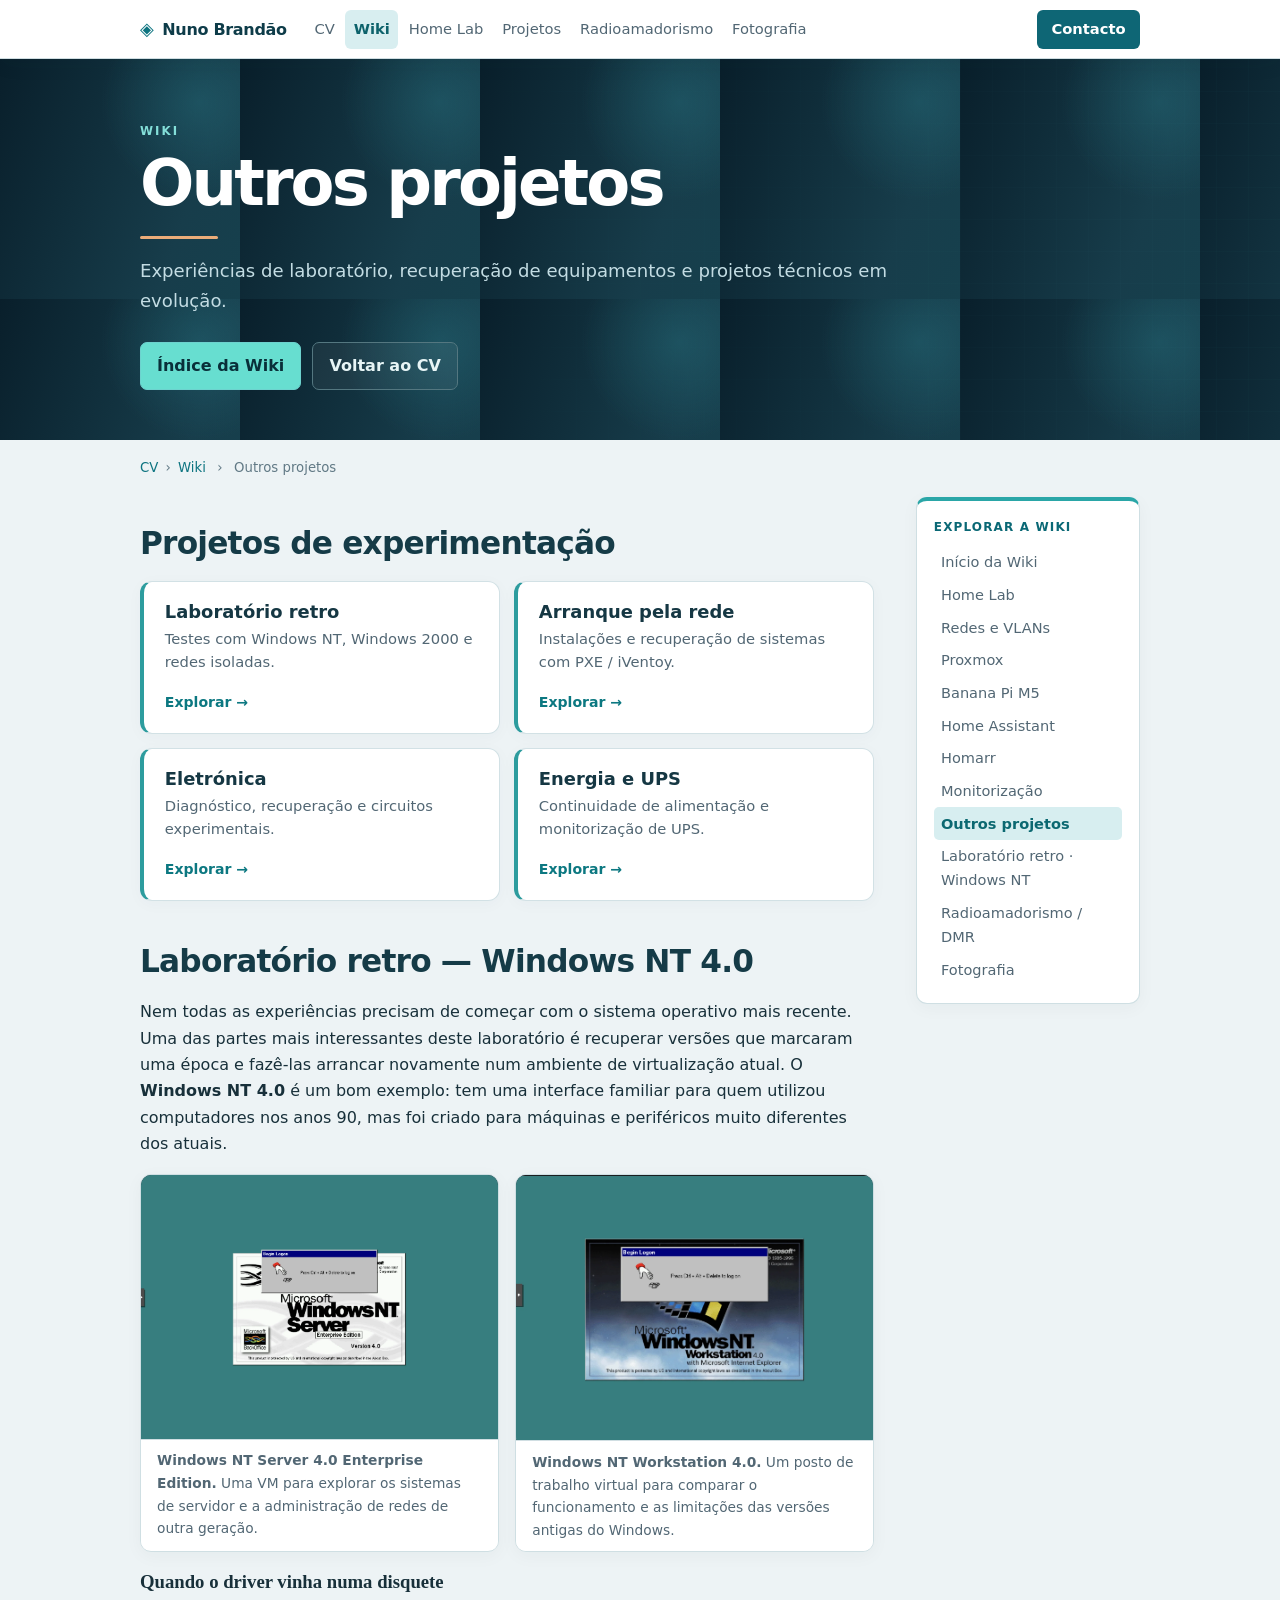
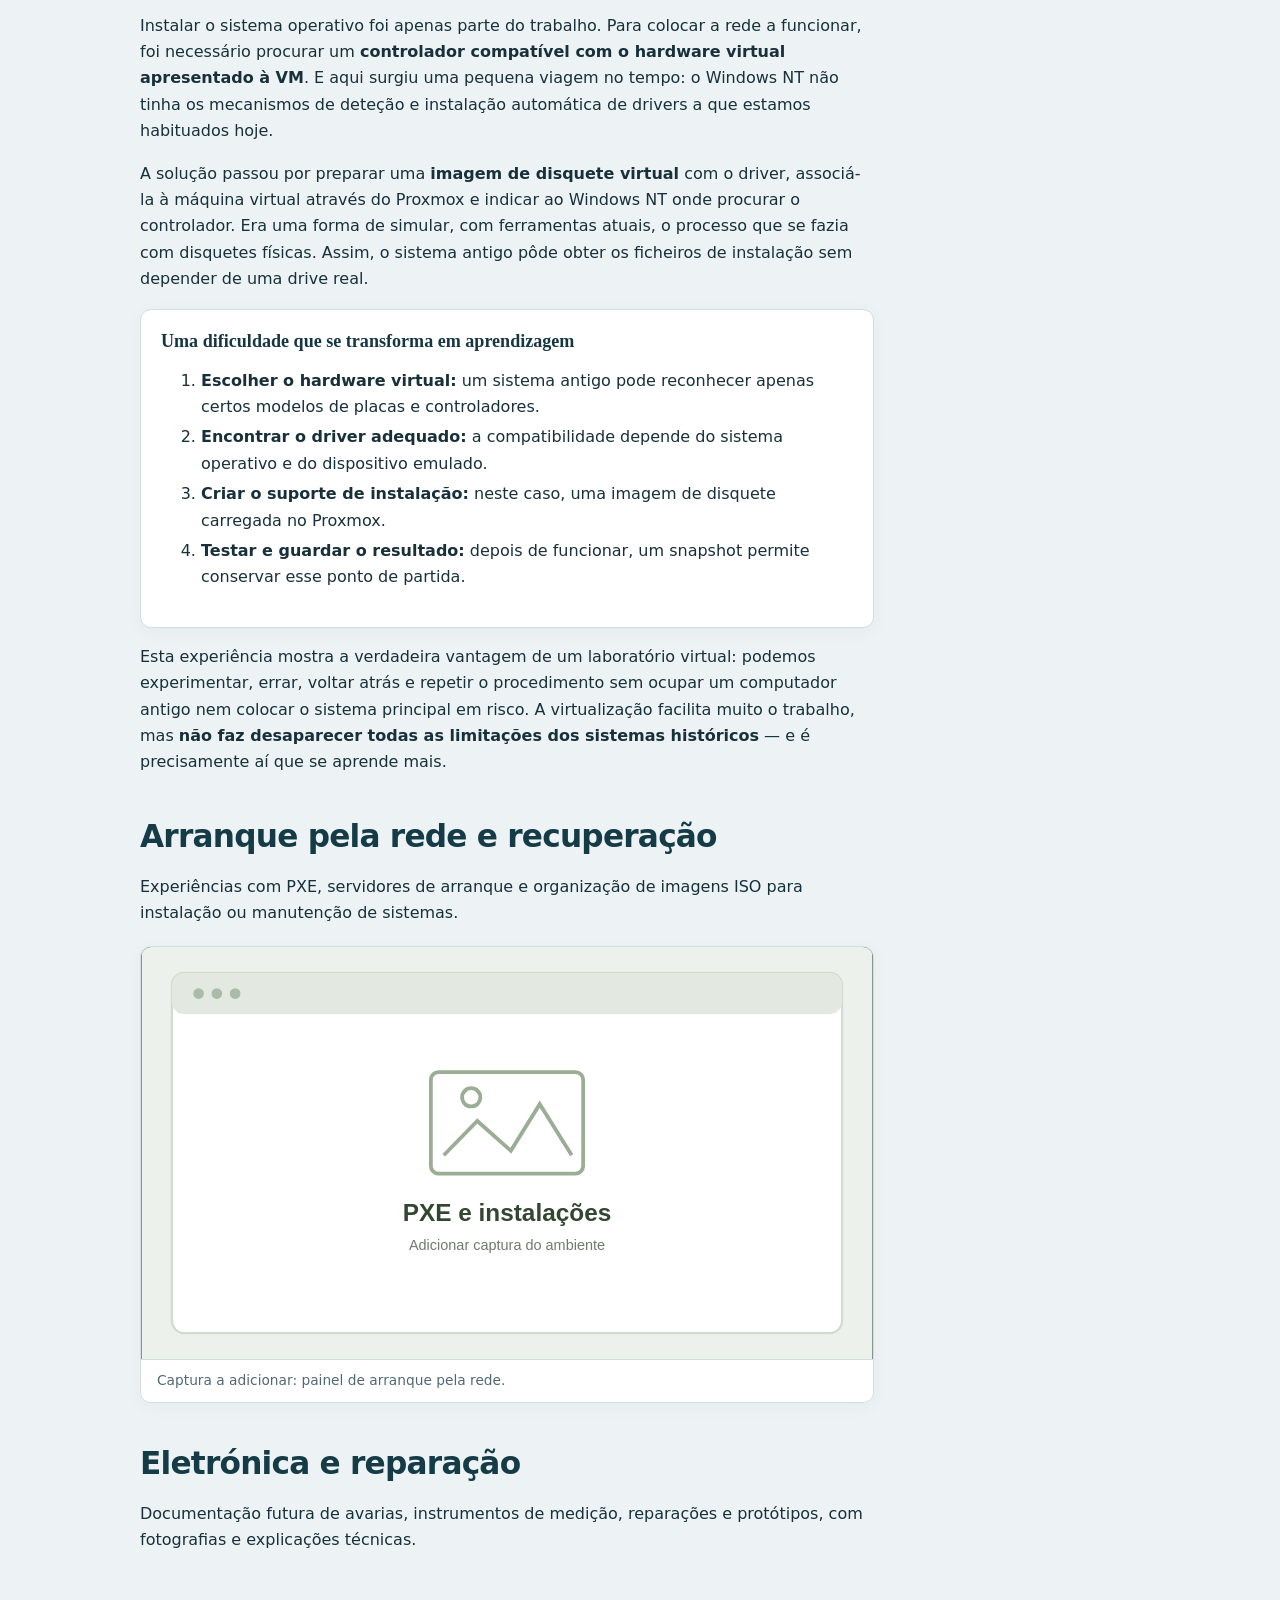
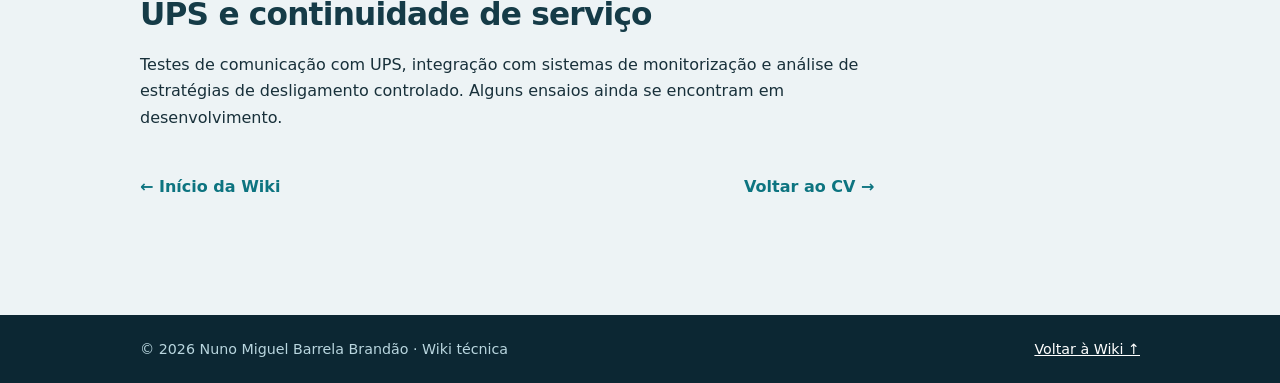
<file: wiki/projetos.html>
<!DOCTYPE html>

<html lang="pt-PT"><head><meta charset="utf-8"/><meta content="width=device-width,initial-scale=1" name="viewport"/><meta content="Experiências de laboratório, recuperação de equipamentos e projetos técnicos em evolução." name="description"/><title>Outros projetos — Wiki técnica | Nuno Brandão</title><link href="../assets/css/wiki.css?v=20261107real" rel="stylesheet"/></head><body><header class="bar"><div class="wrap"><a class="brand" href="../index.html">Nuno Brandão</a><nav aria-label="Navegação principal"><a href="../index.html">CV</a><a class="cur" href="index.html">Wiki</a><a href="homelab.html">Home Lab</a><a href="projetos.html">Projetos</a><a href="radioamadorismo.html">Radioamadorismo</a><a href="fotografia.html">Fotografia</a></nav><a class="cta" href="../index.html#contacto">Contacto</a></div></header><div class="top"><div class="wrap"><p class="eyebrow">Wiki</p><h1>Outros projetos</h1><p class="lead">Experiências de laboratório, recuperação de equipamentos e projetos técnicos em evolução.</p><div class="quick"><a class="button" href="index.html">Índice da Wiki</a><a class="button alt" href="../index.html">Voltar ao CV</a></div></div></div><div class="wrap"><div class="breadcrumb"><a href="../index.html">CV</a><span>›</span><a href="index.html">Wiki</a> <span>›</span> Outros projetos</div><div class="layout"><main class="content"><section><h2>Projetos de experimentação</h2><div class="cards"><a class="card" href="#retro"><h3>Laboratório retro</h3><p>Testes com Windows NT, Windows 2000 e redes isoladas.</p><span class="arrow">Explorar →</span></a><a class="card" href="#pxe"><h3>Arranque pela rede</h3><p>Instalações e recuperação de sistemas com PXE / iVentoy.</p><span class="arrow">Explorar →</span></a><a class="card" href="#eletronica"><h3>Eletrónica</h3><p>Diagnóstico, recuperação e circuitos experimentais.</p><span class="arrow">Explorar →</span></a><a class="card" href="#ups"><h3>Energia e UPS</h3><p>Continuidade de alimentação e monitorização de UPS.</p><span class="arrow">Explorar →</span></a></div></section><section id="retro">
<h2>Laboratório retro — Windows NT 4.0</h2>
<p>Nem todas as experiências precisam de começar com o sistema operativo mais recente. Uma das partes mais interessantes deste laboratório é recuperar versões que marcaram uma época e fazê-las arrancar novamente num ambiente de virtualização atual. O <strong>Windows NT 4.0</strong> é um bom exemplo: tem uma interface familiar para quem utilizou computadores nos anos 90, mas foi criado para máquinas e periféricos muito diferentes dos atuais.</p>
<div class="shot-grid">
<figure class="figure"><img alt="Windows NT Server 4.0 Enterprise Edition numa máquina virtual Proxmox, na janela de início de sessão." loading="lazy" src="../assets/img/wiki/nt4-server-enterprise.webp"/><figcaption><strong>Windows NT Server 4.0 Enterprise Edition.</strong> Uma VM para explorar os sistemas de servidor e a administração de redes de outra geração.</figcaption></figure>
<figure class="figure"><img alt="Windows NT Workstation 4.0 em Proxmox, no ecrã de início de sessão." loading="lazy" src="../assets/img/wiki/nt4-workstation.webp"/><figcaption><strong>Windows NT Workstation 4.0.</strong> Um posto de trabalho virtual para comparar o funcionamento e as limitações das versões antigas do Windows.</figcaption></figure>
</div>
<h3>Quando o driver vinha numa disquete</h3>
<p>Instalar o sistema operativo foi apenas parte do trabalho. Para colocar a rede a funcionar, foi necessário procurar um <strong>controlador compatível com o hardware virtual apresentado à VM</strong>. E aqui surgiu uma pequena viagem no tempo: o Windows NT não tinha os mecanismos de deteção e instalação automática de drivers a que estamos habituados hoje.</p>
<p>A solução passou por preparar uma <strong>imagem de disquete virtual</strong> com o driver, associá-la à máquina virtual através do Proxmox e indicar ao Windows NT onde procurar o controlador. Era uma forma de simular, com ferramentas atuais, o processo que se fazia com disquetes físicas. Assim, o sistema antigo pôde obter os ficheiros de instalação sem depender de uma drive real.</p>
<div class="panel"><h3>Uma dificuldade que se transforma em aprendizagem</h3><ol>
<li><strong>Escolher o hardware virtual:</strong> um sistema antigo pode reconhecer apenas certos modelos de placas e controladores.</li>
<li><strong>Encontrar o driver adequado:</strong> a compatibilidade depende do sistema operativo e do dispositivo emulado.</li>
<li><strong>Criar o suporte de instalação:</strong> neste caso, uma imagem de disquete carregada no Proxmox.</li>
<li><strong>Testar e guardar o resultado:</strong> depois de funcionar, um snapshot permite conservar esse ponto de partida.</li>
</ol></div>
<p>Esta experiência mostra a verdadeira vantagem de um laboratório virtual: podemos experimentar, errar, voltar atrás e repetir o procedimento sem ocupar um computador antigo nem colocar o sistema principal em risco. A virtualização facilita muito o trabalho, mas <strong>não faz desaparecer todas as limitações dos sistemas históricos</strong> — e é precisamente aí que se aprende mais.</p>
</section><section id="pxe"><h2>Arranque pela rede e recuperação</h2><p>Experiências com PXE, servidores de arranque e organização de imagens ISO para instalação ou manutenção de sistemas.</p><figure class="figure"><img alt="Captura a adicionar: painel de arranque pela rede." loading="lazy" src="../assets/img/wiki/pxe.svg"/><figcaption>Captura a adicionar: painel de arranque pela rede.</figcaption></figure></section><section id="eletronica"><h2>Eletrónica e reparação</h2><p>Documentação futura de avarias, instrumentos de medição, reparações e protótipos, com fotografias e explicações técnicas.</p></section><section id="ups"><h2>UPS e continuidade de serviço</h2><p>Testes de comunicação com UPS, integração com sistemas de monitorização e análise de estratégias de desligamento controlado. Alguns ensaios ainda se encontram em desenvolvimento.</p></section><div class="footer-nav"><a href="index.html">← Início da Wiki</a><a href="../index.html">Voltar ao CV →</a></div></main><aside aria-label="Navegação da Wiki" class="sidebar"><strong>Explorar a Wiki</strong><a class="" href="index.html">Início da Wiki</a><a class="" href="homelab.html">Home Lab</a><a class="" href="redes.html">Redes e VLANs</a><a class="" href="proxmox.html">Proxmox</a><a href="banana-pi-m5.html">Banana Pi M5</a><a class="" href="home-assistant.html">Home Assistant</a><a class="" href="homarr.html">Homarr</a><a class="" href="monitorizacao.html">Monitorização</a><a class="cur" href="projetos.html">Outros projetos</a><a href="projetos.html#retro">Laboratório retro · Windows NT</a><a class="" href="radioamadorismo.html">Radioamadorismo / DMR</a><a class="" href="fotografia.html">Fotografia</a></aside></div></div><footer><div class="wrap"><span>© 2026 Nuno Miguel Barrela Brandão · Wiki técnica</span><a href="index.html">Voltar à Wiki ↑</a></div></footer></body></html>
</file>
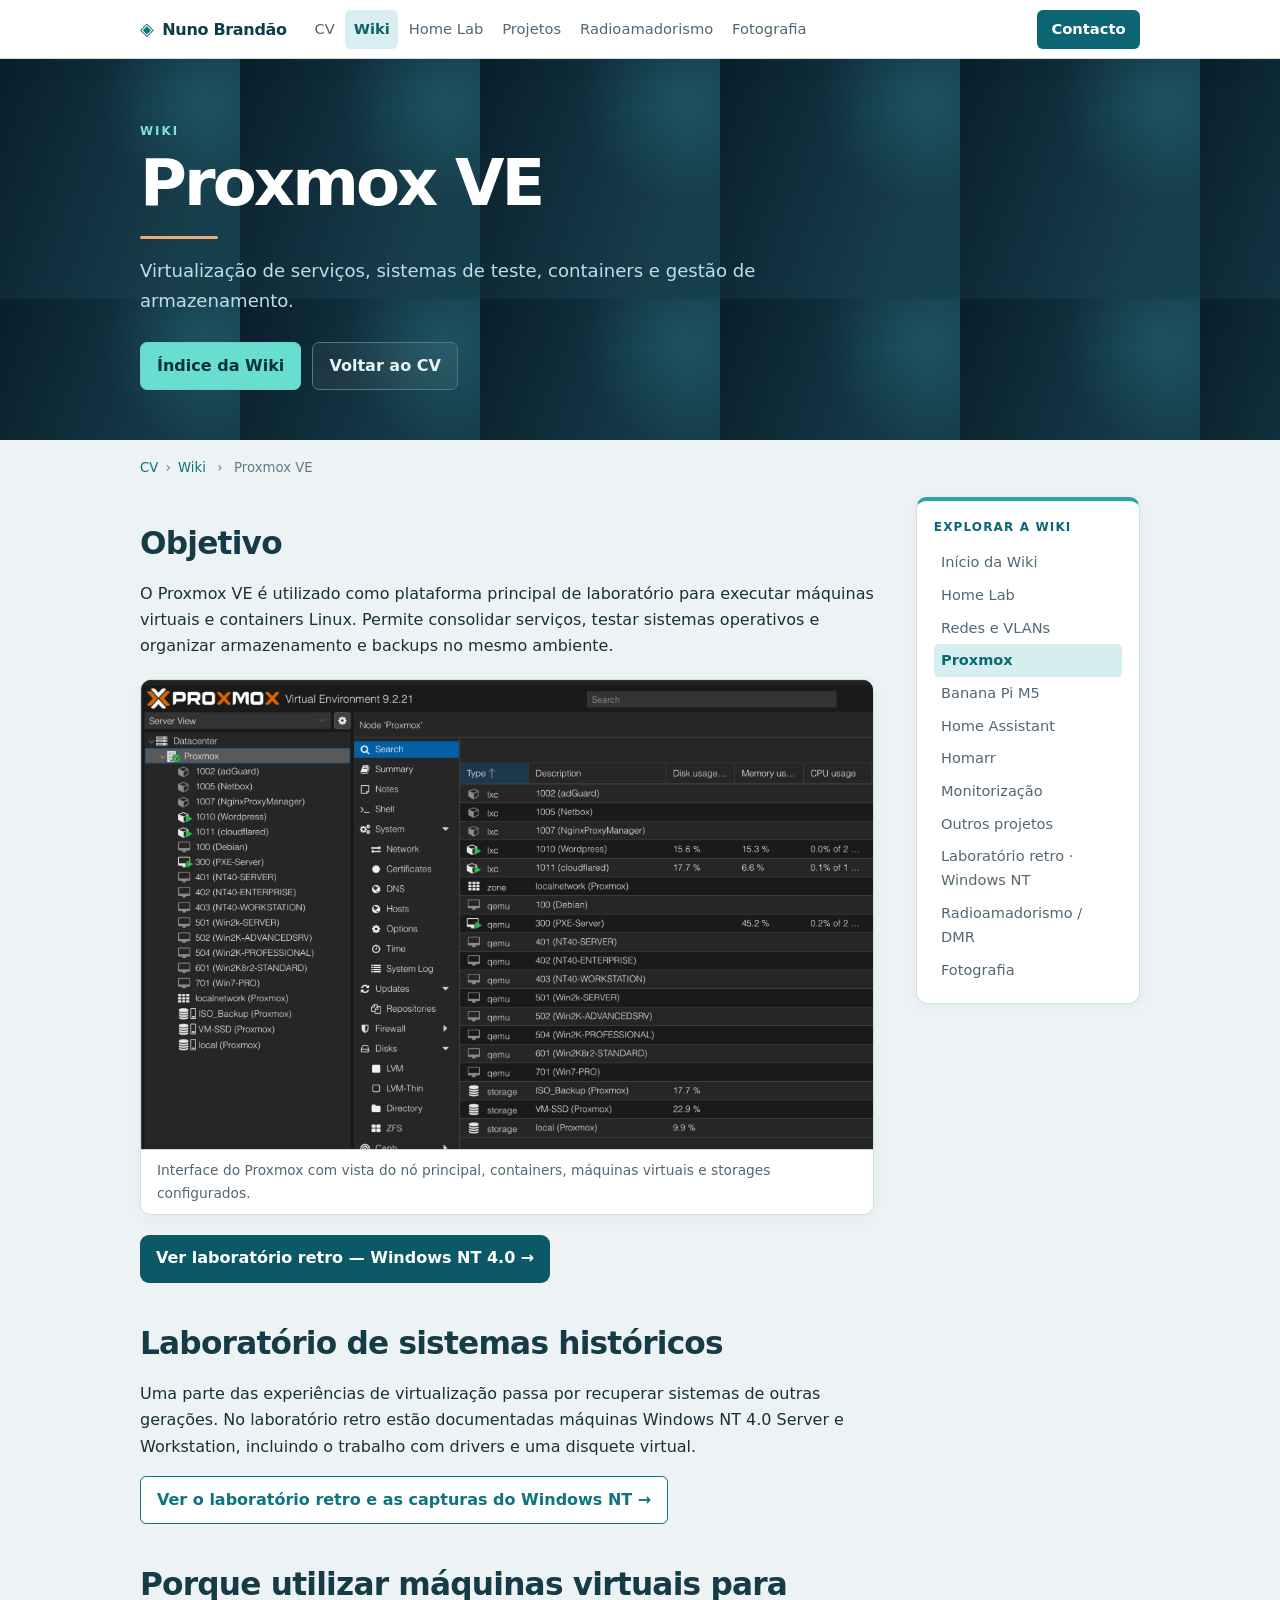
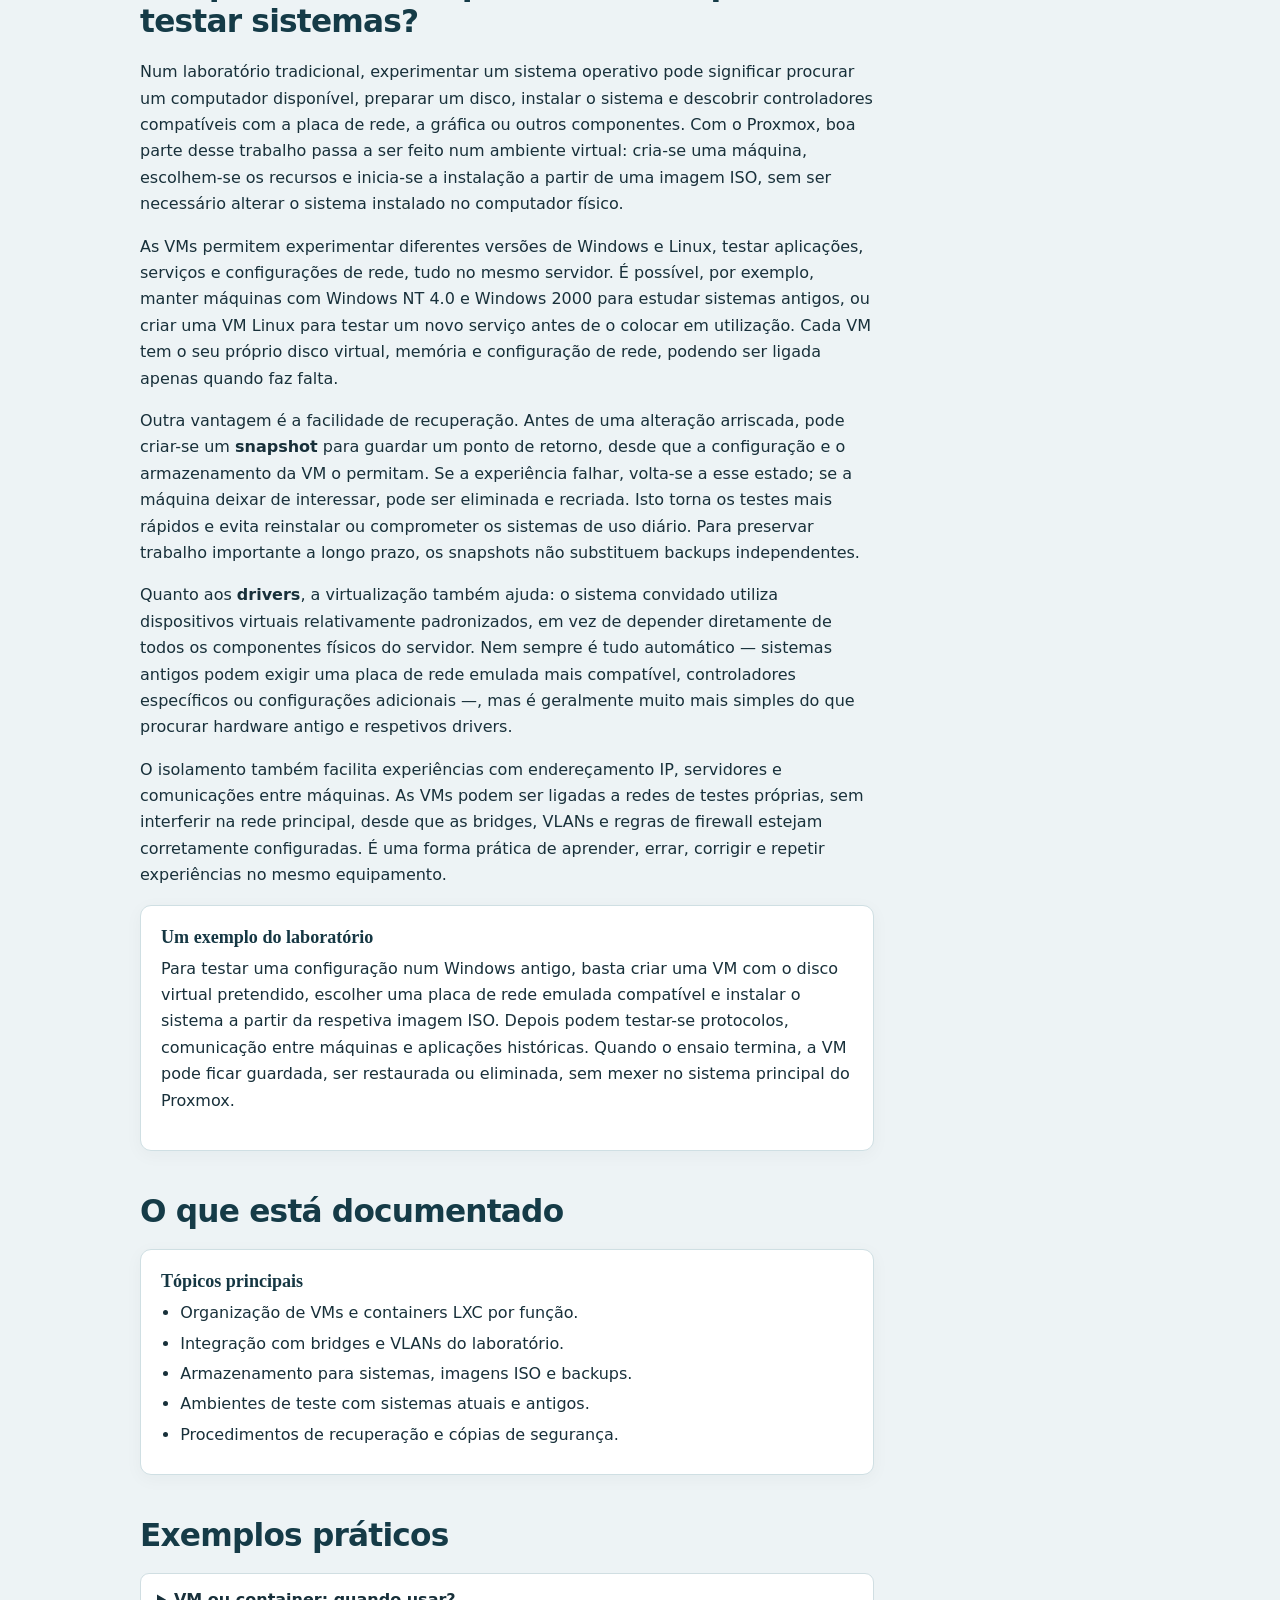
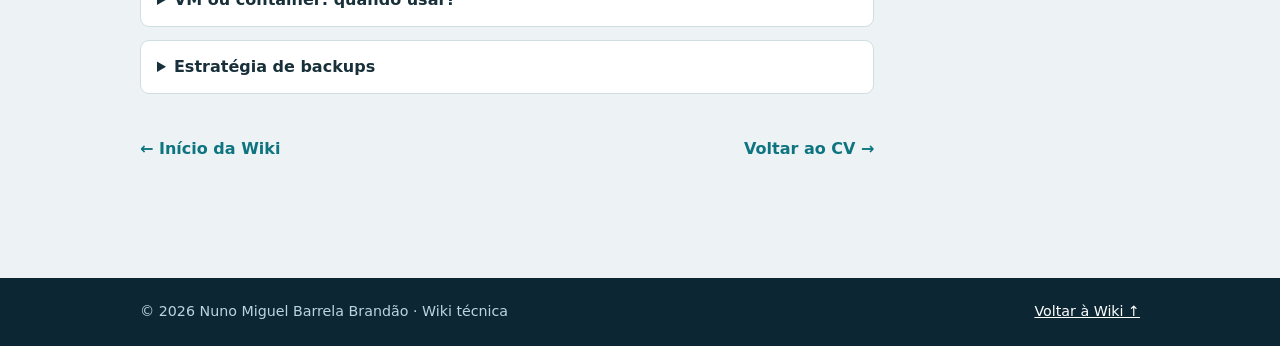
<file: wiki/proxmox.html>
<!DOCTYPE html>

<html lang="pt-PT"><head><meta charset="utf-8"/><meta content="width=device-width,initial-scale=1" name="viewport"/><meta content="Virtualização de serviços, sistemas de teste, containers e gestão de armazenamento." name="description"/><title>Proxmox VE — Wiki técnica | Nuno Brandão</title><link href="../assets/css/wiki.css?v=20261107real" rel="stylesheet"/></head><body><header class="bar"><div class="wrap"><a class="brand" href="../index.html">Nuno Brandão</a><nav aria-label="Navegação principal"><a href="../index.html">CV</a><a class="cur" href="index.html">Wiki</a><a href="homelab.html">Home Lab</a><a href="projetos.html">Projetos</a><a href="radioamadorismo.html">Radioamadorismo</a><a href="fotografia.html">Fotografia</a></nav><a class="cta" href="../index.html#contacto">Contacto</a></div></header><div class="top"><div class="wrap"><p class="eyebrow">Wiki</p><h1>Proxmox VE</h1><p class="lead">Virtualização de serviços, sistemas de teste, containers e gestão de armazenamento.</p><div class="quick"><a class="button" href="index.html">Índice da Wiki</a><a class="button alt" href="../index.html">Voltar ao CV</a></div></div></div><div class="wrap"><div class="breadcrumb"><a href="../index.html">CV</a><span>›</span><a href="index.html">Wiki</a> <span>›</span> Proxmox VE</div><div class="layout"><main class="content"><section><h2>Objetivo</h2><p>O Proxmox VE é utilizado como plataforma principal de laboratório para executar máquinas virtuais e containers Linux. Permite consolidar serviços, testar sistemas operativos e organizar armazenamento e backups no mesmo ambiente.</p><figure class="figure"><img alt="Captura real da interface do Proxmox." loading="lazy" src="../assets/img/wiki/proxmox-real.png"/><figcaption>Interface do Proxmox com vista do nó principal, containers, máquinas virtuais e storages configurados.</figcaption></figure><p class="nt4-direct-link"><a href="projetos.html#retro">Ver laboratório retro — Windows NT 4.0 →</a></p></section><section><h2>Laboratório de sistemas históricos</h2><p>Uma parte das experiências de virtualização passa por recuperar sistemas de outras gerações. No laboratório retro estão documentadas máquinas Windows NT 4.0 Server e Workstation, incluindo o trabalho com drivers e uma disquete virtual.</p><p><a class="button alt" href="projetos.html#retro">Ver o laboratório retro e as capturas do Windows NT →</a></p></section><section id="vantagens-vms">
<h2>Porque utilizar máquinas virtuais para testar sistemas?</h2>
<p>Num laboratório tradicional, experimentar um sistema operativo pode significar procurar um computador disponível, preparar um disco, instalar o sistema e descobrir controladores compatíveis com a placa de rede, a gráfica ou outros componentes. Com o Proxmox, boa parte desse trabalho passa a ser feito num ambiente virtual: cria-se uma máquina, escolhem-se os recursos e inicia-se a instalação a partir de uma imagem ISO, sem ser necessário alterar o sistema instalado no computador físico.</p>
<p>As VMs permitem experimentar diferentes versões de Windows e Linux, testar aplicações, serviços e configurações de rede, tudo no mesmo servidor. É possível, por exemplo, manter máquinas com Windows NT 4.0 e Windows 2000 para estudar sistemas antigos, ou criar uma VM Linux para testar um novo serviço antes de o colocar em utilização. Cada VM tem o seu próprio disco virtual, memória e configuração de rede, podendo ser ligada apenas quando faz falta.</p>
<p>Outra vantagem é a facilidade de recuperação. Antes de uma alteração arriscada, pode criar-se um <strong>snapshot</strong> para guardar um ponto de retorno, desde que a configuração e o armazenamento da VM o permitam. Se a experiência falhar, volta-se a esse estado; se a máquina deixar de interessar, pode ser eliminada e recriada. Isto torna os testes mais rápidos e evita reinstalar ou comprometer os sistemas de uso diário. Para preservar trabalho importante a longo prazo, os snapshots não substituem backups independentes.</p>
<p>Quanto aos <strong>drivers</strong>, a virtualização também ajuda: o sistema convidado utiliza dispositivos virtuais relativamente padronizados, em vez de depender diretamente de todos os componentes físicos do servidor. Nem sempre é tudo automático — sistemas antigos podem exigir uma placa de rede emulada mais compatível, controladores específicos ou configurações adicionais —, mas é geralmente muito mais simples do que procurar hardware antigo e respetivos drivers.</p>
<p>O isolamento também facilita experiências com endereçamento IP, servidores e comunicações entre máquinas. As VMs podem ser ligadas a redes de testes próprias, sem interferir na rede principal, desde que as bridges, VLANs e regras de firewall estejam corretamente configuradas. É uma forma prática de aprender, errar, corrigir e repetir experiências no mesmo equipamento.</p>
<div class="panel"><h3>Um exemplo do laboratório</h3><p>Para testar uma configuração num Windows antigo, basta criar uma VM com o disco virtual pretendido, escolher uma placa de rede emulada compatível e instalar o sistema a partir da respetiva imagem ISO. Depois podem testar-se protocolos, comunicação entre máquinas e aplicações históricas. Quando o ensaio termina, a VM pode ficar guardada, ser restaurada ou eliminada, sem mexer no sistema principal do Proxmox.</p></div>
</section><section><h2>O que está documentado</h2><div class="panel"><h3>Tópicos principais</h3><ul><li>Organização de VMs e containers LXC por função.</li><li>Integração com bridges e VLANs do laboratório.</li><li>Armazenamento para sistemas, imagens ISO e backups.</li><li>Ambientes de teste com sistemas atuais e antigos.</li><li>Procedimentos de recuperação e cópias de segurança.</li></ul></div></section><section><h2>Exemplos práticos</h2><details><summary>VM ou container: quando usar?</summary><div class="inside"><p>Uma <strong>VM</strong> virtualiza um sistema operativo completo e é adequada quando é necessário um kernel próprio ou maior isolamento. Um <strong>container LXC</strong> é normalmente mais leve e prático para serviços Linux compatíveis.</p></div></details><details><summary>Estratégia de backups</summary><div class="inside"><p>As máquinas e serviços importantes devem ter cópias regulares para outro suporte de armazenamento, acompanhadas de testes periódicos de reposição para garantir que os ficheiros são válidos.</p></div></details></section><div class="footer-nav"><a href="index.html">← Início da Wiki</a><a href="../index.html">Voltar ao CV →</a></div></main><aside aria-label="Navegação da Wiki" class="sidebar"><strong>Explorar a Wiki</strong><a class="" href="index.html">Início da Wiki</a><a class="" href="homelab.html">Home Lab</a><a class="" href="redes.html">Redes e VLANs</a><a class="cur" href="proxmox.html">Proxmox</a><a href="banana-pi-m5.html">Banana Pi M5</a><a class="" href="home-assistant.html">Home Assistant</a><a class="" href="homarr.html">Homarr</a><a class="" href="monitorizacao.html">Monitorização</a><a class="" href="projetos.html">Outros projetos</a><a href="projetos.html#retro">Laboratório retro · Windows NT</a><a class="" href="radioamadorismo.html">Radioamadorismo / DMR</a><a class="" href="fotografia.html">Fotografia</a></aside></div></div><footer><div class="wrap"><span>© 2026 Nuno Miguel Barrela Brandão · Wiki técnica</span><a href="index.html">Voltar à Wiki ↑</a></div></footer></body></html>
</file>
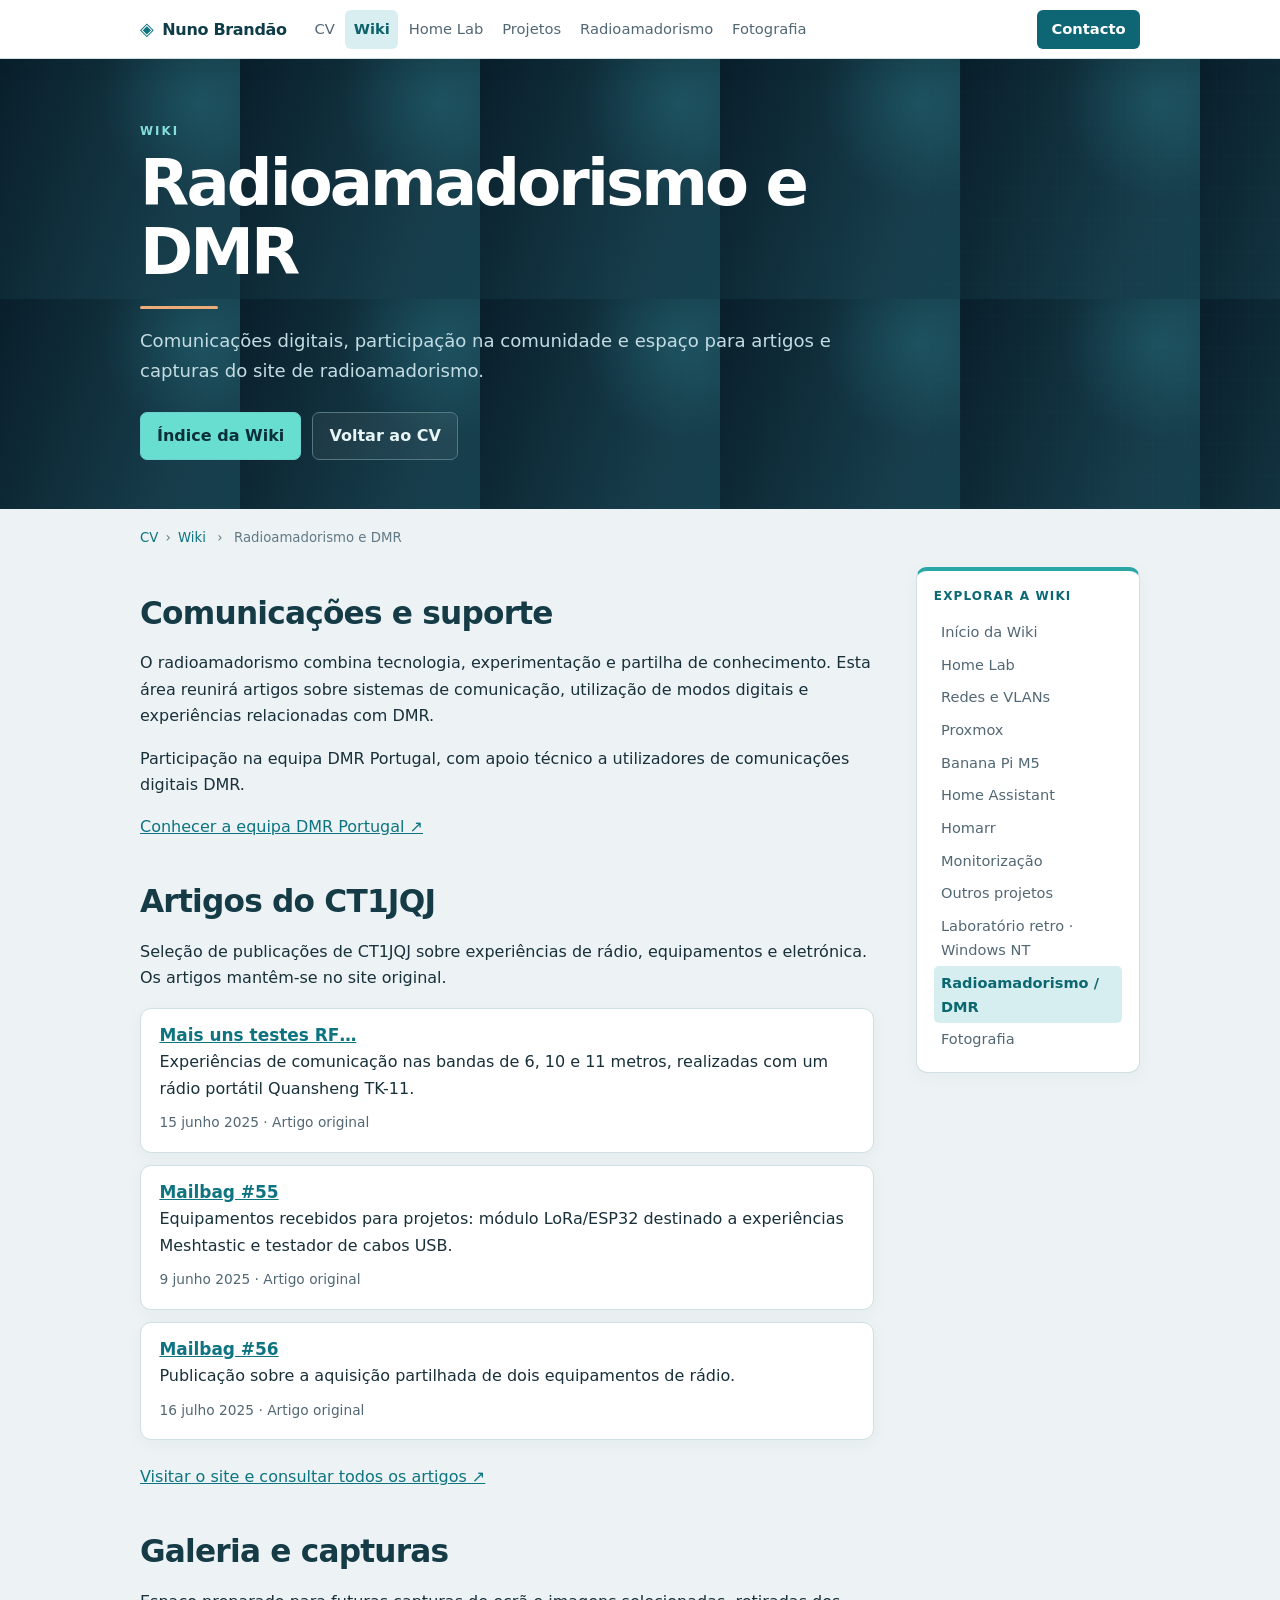
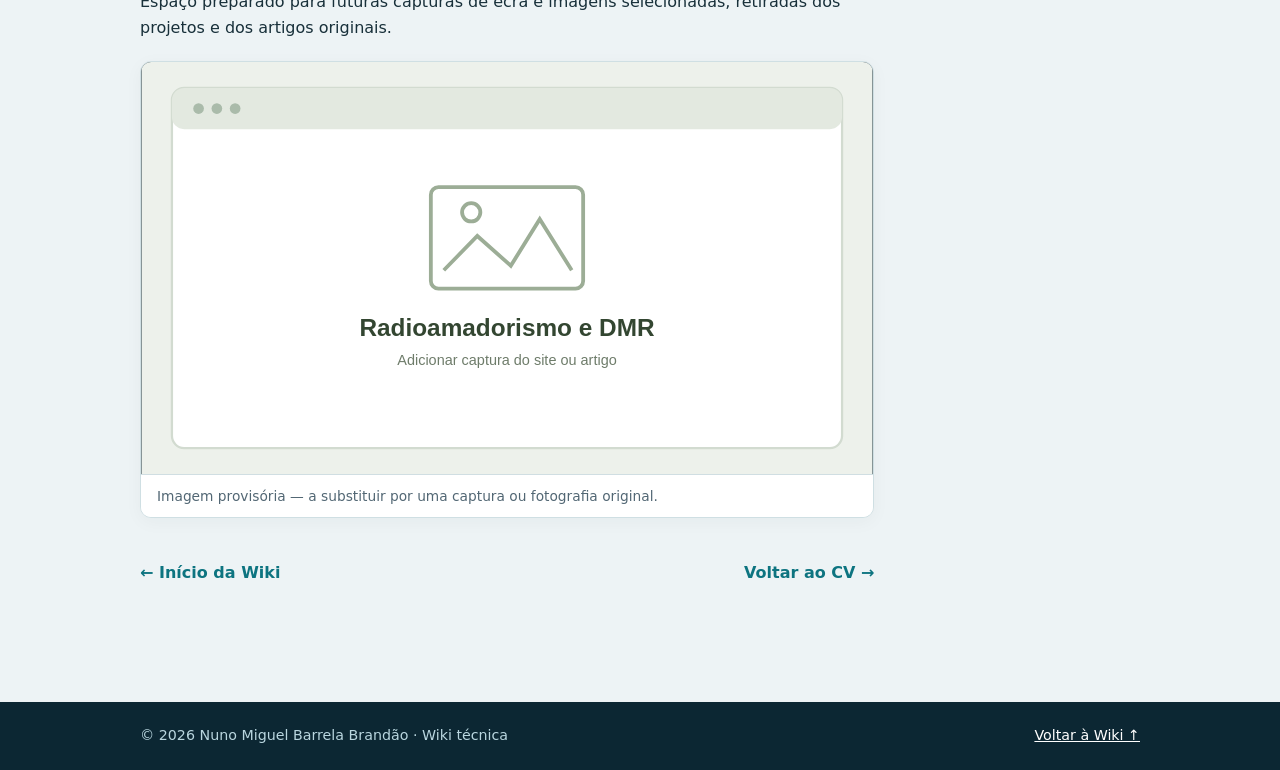
<file: wiki/radioamadorismo.html>
<!DOCTYPE html>

<html lang="pt-PT"><head><meta charset="utf-8"/><meta content="width=device-width,initial-scale=1" name="viewport"/><meta content="Comunicações digitais, participação na comunidade e espaço para artigos e capturas do site de radioamadorismo." name="description"/><title>Radioamadorismo e DMR — Wiki técnica | Nuno Brandão</title><link href="../assets/css/wiki.css?v=20261107real" rel="stylesheet"/></head><body><header class="bar"><div class="wrap"><a class="brand" href="../index.html">Nuno Brandão</a><nav aria-label="Navegação principal"><a href="../index.html">CV</a><a class="cur" href="index.html">Wiki</a><a href="homelab.html">Home Lab</a><a href="projetos.html">Projetos</a><a href="radioamadorismo.html">Radioamadorismo</a><a href="fotografia.html">Fotografia</a></nav><a class="cta" href="../index.html#contacto">Contacto</a></div></header><div class="top"><div class="wrap"><p class="eyebrow">Wiki</p><h1>Radioamadorismo e DMR</h1><p class="lead">Comunicações digitais, participação na comunidade e espaço para artigos e capturas do site de radioamadorismo.</p><div class="quick"><a class="button" href="index.html">Índice da Wiki</a><a class="button alt" href="../index.html">Voltar ao CV</a></div></div></div><div class="wrap"><div class="breadcrumb"><a href="../index.html">CV</a><span>›</span><a href="index.html">Wiki</a> <span>›</span> Radioamadorismo e DMR</div><div class="layout"><main class="content"><section><h2>Comunicações e suporte</h2><p>O radioamadorismo combina tecnologia, experimentação e partilha de conhecimento. Esta área reunirá artigos sobre sistemas de comunicação, utilização de modos digitais e experiências relacionadas com DMR.</p><p>Participação na equipa DMR Portugal, com apoio técnico a utilizadores de comunicações digitais DMR.</p><p><a href="https://dmr-portugal.org/?page_id=1335#Team" rel="noopener noreferrer" target="_blank">Conhecer a equipa DMR Portugal ↗</a></p></section><section><h2>Artigos do CT1JQJ</h2><p>Seleção de publicações de CT1JQJ sobre experiências de rádio, equipamentos e eletrónica. Os artigos mantêm-se no site original.</p><div class="article-stack"><article class="article-item"><h3><a href="https://ct1jqj.eu/?p=7711" rel="noopener noreferrer" target="_blank">Mais uns testes RF…</a></h3><p>Experiências de comunicação nas bandas de 6, 10 e 11 metros, realizadas com um rádio portátil Quansheng TK-11.</p><span class="source">15 junho 2025 · Artigo original</span></article><article class="article-item"><h3><a href="https://ct1jqj.eu/?p=7707" rel="noopener noreferrer" target="_blank">Mailbag #55</a></h3><p>Equipamentos recebidos para projetos: módulo LoRa/ESP32 destinado a experiências Meshtastic e testador de cabos USB.</p><span class="source">9 junho 2025 · Artigo original</span></article><article class="article-item"><h3><a href="https://ct1jqj.eu/?p=7729" rel="noopener noreferrer" target="_blank">Mailbag #56</a></h3><p>Publicação sobre a aquisição partilhada de dois equipamentos de rádio.</p><span class="source">16 julho 2025 · Artigo original</span></article></div><p><a href="https://ct1jqj.eu/" rel="noopener noreferrer" target="_blank">Visitar o site e consultar todos os artigos ↗</a></p></section><section><h2>Galeria e capturas</h2><p>Espaço preparado para futuras capturas de ecrã e imagens selecionadas, retiradas dos projetos e dos artigos originais.</p><figure class="figure"><img alt="Ilustração provisória; fotografia ou captura original a adicionar." loading="lazy" src="../assets/img/wiki/dmr.svg"/><figcaption>Imagem provisória — a substituir por uma captura ou fotografia original.</figcaption></figure></section><div class="footer-nav"><a href="index.html">← Início da Wiki</a><a href="../index.html">Voltar ao CV →</a></div></main><aside aria-label="Navegação da Wiki" class="sidebar"><strong>Explorar a Wiki</strong><a class="" href="index.html">Início da Wiki</a><a class="" href="homelab.html">Home Lab</a><a class="" href="redes.html">Redes e VLANs</a><a class="" href="proxmox.html">Proxmox</a><a href="banana-pi-m5.html">Banana Pi M5</a><a class="" href="home-assistant.html">Home Assistant</a><a class="" href="homarr.html">Homarr</a><a class="" href="monitorizacao.html">Monitorização</a><a class="" href="projetos.html">Outros projetos</a><a href="projetos.html#retro">Laboratório retro · Windows NT</a><a class="cur" href="radioamadorismo.html">Radioamadorismo / DMR</a><a class="" href="fotografia.html">Fotografia</a></aside></div></div><footer><div class="wrap"><span>© 2026 Nuno Miguel Barrela Brandão · Wiki técnica</span><a href="index.html">Voltar à Wiki ↑</a></div></footer></body></html>
</file>
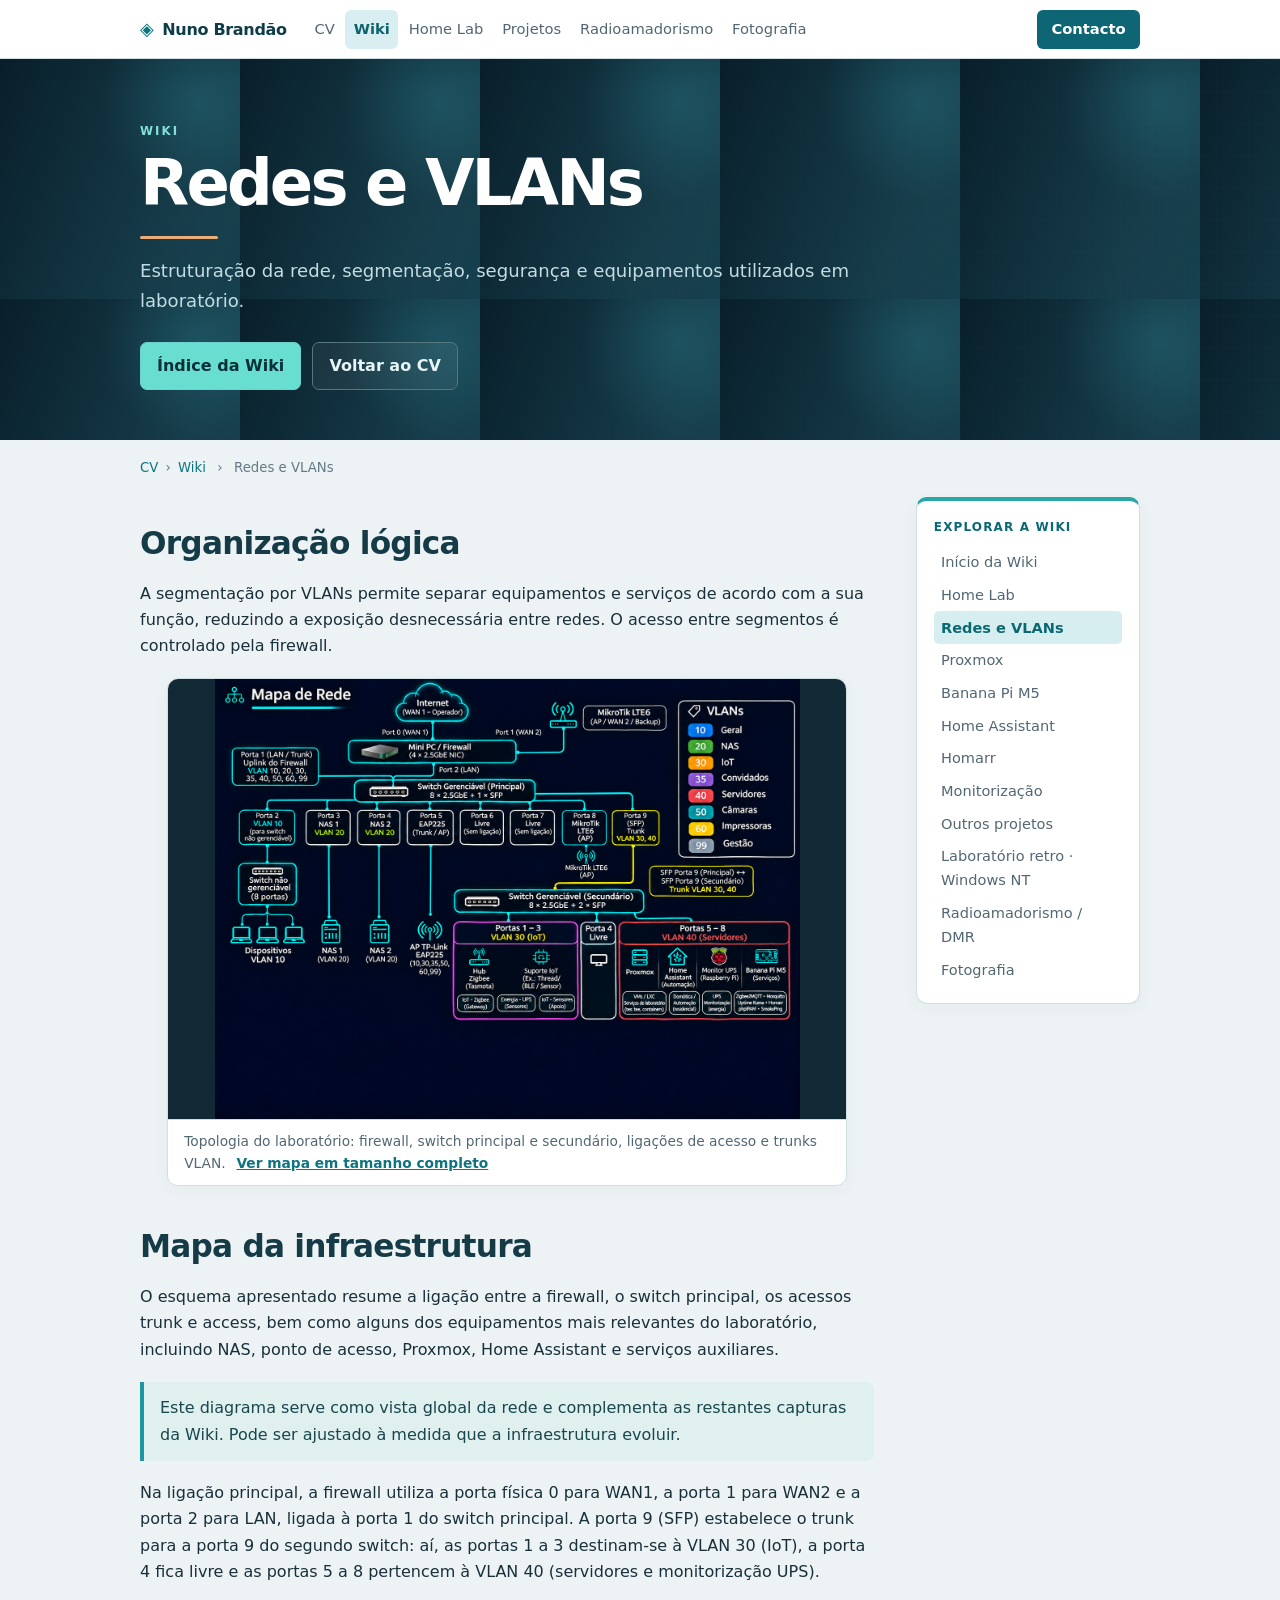
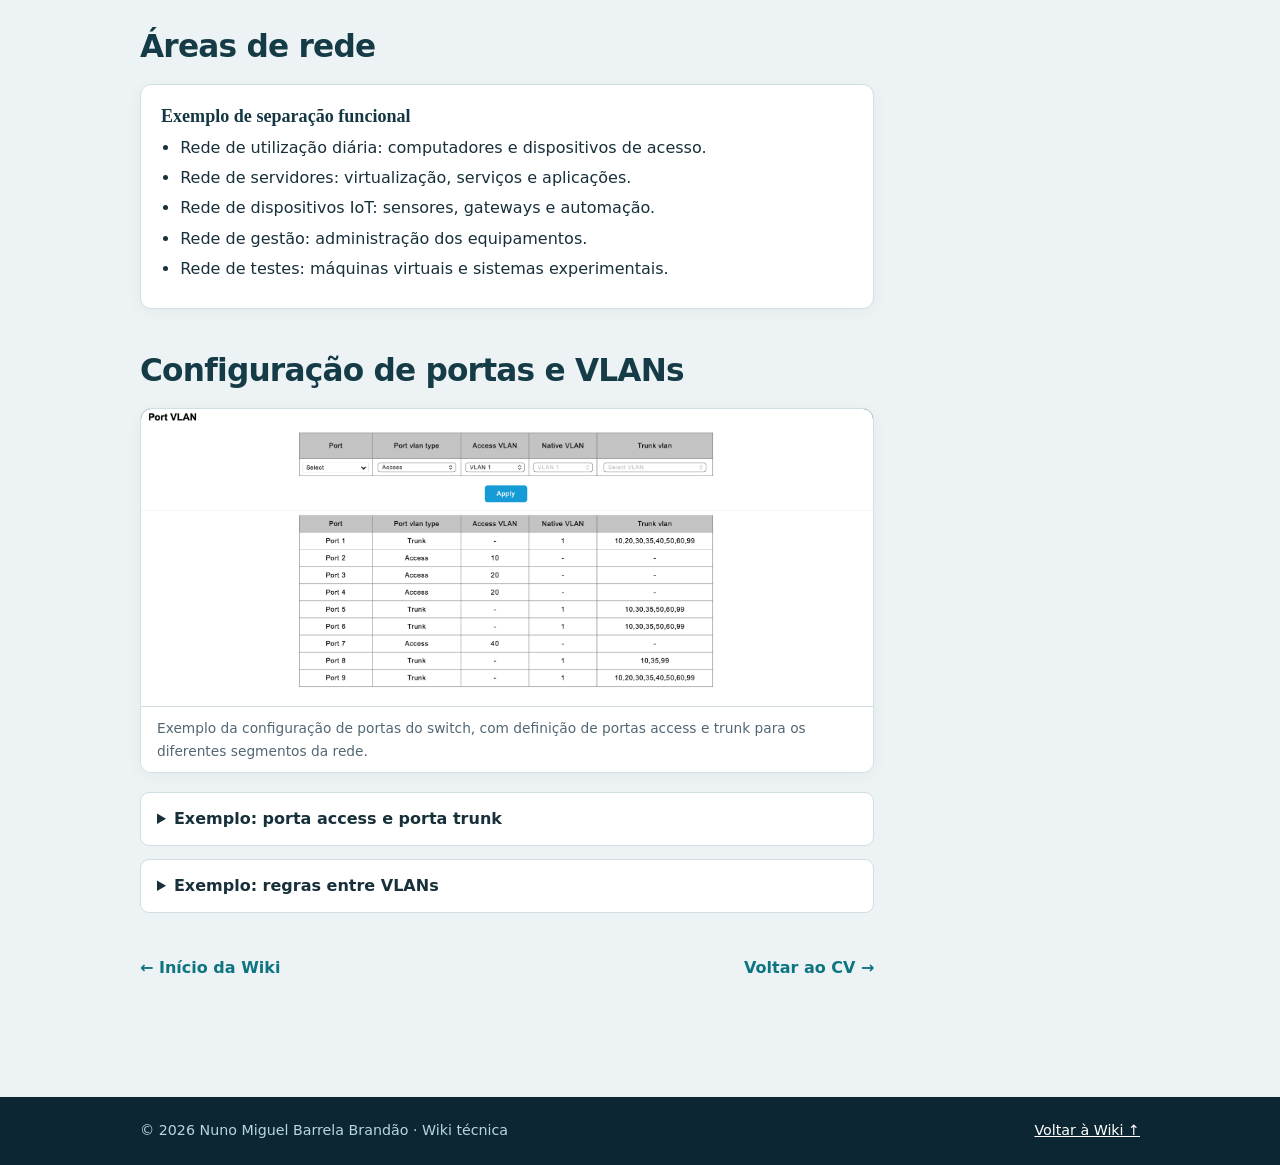
<file: wiki/redes.html>
<!DOCTYPE html>

<html lang="pt-PT"><head><meta charset="utf-8"/><meta content="width=device-width,initial-scale=1" name="viewport"/><meta content="Estruturação da rede, segmentação, segurança e equipamentos utilizados em laboratório." name="description"/><title>Redes e VLANs — Wiki técnica | Nuno Brandão</title><link href="../assets/css/wiki.css?v=20261107real" rel="stylesheet"/></head><body><header class="bar"><div class="wrap"><a class="brand" href="../index.html">Nuno Brandão</a><nav aria-label="Navegação principal"><a href="../index.html">CV</a><a class="cur" href="index.html">Wiki</a><a href="homelab.html">Home Lab</a><a href="projetos.html">Projetos</a><a href="radioamadorismo.html">Radioamadorismo</a><a href="fotografia.html">Fotografia</a></nav><a class="cta" href="../index.html#contacto">Contacto</a></div></header><div class="top"><div class="wrap"><p class="eyebrow">Wiki</p><h1>Redes e VLANs</h1><p class="lead">Estruturação da rede, segmentação, segurança e equipamentos utilizados em laboratório.</p><div class="quick"><a class="button" href="index.html">Índice da Wiki</a><a class="button alt" href="../index.html">Voltar ao CV</a></div></div></div><div class="wrap"><div class="breadcrumb"><a href="../index.html">CV</a><span>›</span><a href="index.html">Wiki</a> <span>›</span> Redes e VLANs</div><div class="layout"><main class="content"><section><h2>Organização lógica</h2><p>A segmentação por VLANs permite separar equipamentos e serviços de acordo com a sua função, reduzindo a exposição desnecessária entre redes. O acesso entre segmentos é controlado pela firewall.</p><figure class="figure map-compact"><a class="map-open" href="../assets/img/wiki/mapa-rede-final.png" rel="noopener noreferrer" target="_blank"><img alt="Mapa de rede simplificado do laboratório." loading="lazy" src="../assets/img/wiki/mapa-rede-final.png"/></a><figcaption>Topologia do laboratório: firewall, switch principal e secundário, ligações de acesso e trunks VLAN. <a href="../assets/img/wiki/mapa-rede-final.png" rel="noopener noreferrer" target="_blank">Ver mapa em tamanho completo</a></figcaption></figure></section><section><h2>Mapa da infraestrutura</h2><p>O esquema apresentado resume a ligação entre a firewall, o switch principal, os acessos trunk e access, bem como alguns dos equipamentos mais relevantes do laboratório, incluindo NAS, ponto de acesso, Proxmox, Home Assistant e serviços auxiliares.</p><div class="note">Este diagrama serve como vista global da rede e complementa as restantes capturas da Wiki. Pode ser ajustado à medida que a infraestrutura evoluir.</div><p>Na ligação principal, a firewall utiliza a porta física 0 para WAN1, a porta 1 para WAN2 e a porta 2 para LAN, ligada à porta 1 do switch principal. A porta 9 (SFP) estabelece o trunk para a porta 9 do segundo switch: aí, as portas 1 a 3 destinam-se à VLAN 30 (IoT), a porta 4 fica livre e as portas 5 a 8 pertencem à VLAN 40 (servidores e monitorização UPS).</p></section><section><h2>Áreas de rede</h2><div class="panel"><h3>Exemplo de separação funcional</h3><ul><li>Rede de utilização diária: computadores e dispositivos de acesso.</li><li>Rede de servidores: virtualização, serviços e aplicações.</li><li>Rede de dispositivos IoT: sensores, gateways e automação.</li><li>Rede de gestão: administração dos equipamentos.</li><li>Rede de testes: máquinas virtuais e sistemas experimentais.</li></ul></div></section><section><h2>Configuração de portas e VLANs</h2><figure class="figure"><img alt="Tabela de configuração de portas e VLANs num switch gerível." loading="lazy" src="../assets/img/wiki/vlan-ports.png"/><figcaption>Exemplo da configuração de portas do switch, com definição de portas access e trunk para os diferentes segmentos da rede.</figcaption></figure><details><summary>Exemplo: porta access e porta trunk</summary><div class="inside"><p>Uma porta <strong>access</strong> transporta normalmente tráfego de uma única VLAN para um equipamento final. Uma porta <strong>trunk</strong> permite transportar várias VLANs identificadas por etiquetas 802.1Q entre equipamentos compatíveis.</p></div></details><details><summary>Exemplo: regras entre VLANs</summary><div class="inside"><p>Uma prática útil é permitir apenas os serviços necessários entre segmentos, por exemplo acesso controlado ao Home Assistant, evitando acesso amplo e indiscriminado à rede de gestão.</p></div></details></section><div class="footer-nav"><a href="index.html">← Início da Wiki</a><a href="../index.html">Voltar ao CV →</a></div></main><aside aria-label="Navegação da Wiki" class="sidebar"><strong>Explorar a Wiki</strong><a class="" href="index.html">Início da Wiki</a><a class="" href="homelab.html">Home Lab</a><a class="cur" href="redes.html">Redes e VLANs</a><a class="" href="proxmox.html">Proxmox</a><a href="banana-pi-m5.html">Banana Pi M5</a><a class="" href="home-assistant.html">Home Assistant</a><a class="" href="homarr.html">Homarr</a><a class="" href="monitorizacao.html">Monitorização</a><a class="" href="projetos.html">Outros projetos</a><a href="projetos.html#retro">Laboratório retro · Windows NT</a><a class="" href="radioamadorismo.html">Radioamadorismo / DMR</a><a class="" href="fotografia.html">Fotografia</a></aside></div></div><footer><div class="wrap"><span>© 2026 Nuno Miguel Barrela Brandão · Wiki técnica</span><a href="index.html">Voltar à Wiki ↑</a></div></footer></body></html>
</file>
<file: assets/css/wiki.css>
:root{--ink:#1c241e;--mut:#616a73;--line:#dcdfe2;--bg:#f4f5f3;--card:#fff;--ac:#4a6741;--navy:#232d25;--yel:#b8a05a;--soft:#e8ece6}
*{box-sizing:border-box} html{scroll-behavior:smooth;scroll-padding-top:5rem}body{margin:0;background:var(--bg);color:var(--ink);font:16px/1.65 system-ui,-apple-system,"Segoe UI",Roboto,Arial,sans-serif}
a{color:var(--ac)}:focus-visible{outline:3px solid var(--yel);outline-offset:3px}.wrap{width:min(100% - 2.5rem,1000px);margin-inline:auto}h1,h2,h3,.serif{font-family:"Iowan Old Style","Palatino Linotype",Palatino,Georgia,serif}h1,h2,h3{line-height:1.22}em{color:var(--ac)}
header.bar{position:sticky;top:0;z-index:10;background:rgba(255,255,255,.97);border-bottom:1px solid var(--line)}.bar .wrap{display:flex;align-items:center;gap:1.2rem;min-height:3.65rem}.brand{font-weight:700;text-decoration:none;white-space:nowrap;color:var(--ink)}.bar nav{display:flex;gap:.1rem;overflow-x:auto;flex:1}.bar nav a{padding:.45rem .65rem;border-radius:6px;color:var(--mut);text-decoration:none;font-size:.92rem;white-space:nowrap}.bar nav a:hover,.bar nav a.cur{background:var(--soft);color:var(--ink)}.bar .cta{background:var(--ac);color:#fff;text-decoration:none;border-radius:6px;padding:.45rem .9rem;font-size:.92rem;font-weight:600;white-space:nowrap}
.top{background:#fff;border-bottom:1px solid var(--line);padding:3.3rem 0 2.8rem;background-image:url("../img/wiki/pattern.svg");background-size:240px 240px}.eyebrow{font-size:.9rem;color:var(--mut);margin:0 0 .45rem}.top h1{font-size:clamp(2rem,5vw,3.5rem);letter-spacing:-.024em;max-width:780px;margin:.2rem 0 1rem}.top p.lead{font-size:1.13rem;max-width:760px;margin:0 0 1.1rem}.top .quick{display:flex;flex-wrap:wrap;gap:.7rem;margin-top:1.3rem}.button{display:inline-block;padding:.6rem 1rem;border:1px solid var(--ac);border-radius:6px;background:var(--ac);color:#fff;text-decoration:none;font-weight:600}.button.alt{background:white;color:var(--ac)}.button:hover{filter:brightness(1.07)}
.breadcrumb{font-size:.86rem;color:var(--mut);padding:1.05rem 0}.breadcrumb a{text-decoration:none}.breadcrumb span{padding:0 .45rem}.layout{display:grid;grid-template-columns:minmax(0,1fr) 235px;gap:2.5rem;align-items:start}.content{min-width:0;padding-bottom:2rem}.sidebar{position:sticky;top:5.2rem;background:white;border:1px solid var(--line);border-radius:9px;padding:1.05rem}.sidebar strong{display:block;margin-bottom:.55rem}.sidebar a{display:block;border-radius:5px;padding:.27rem .45rem;text-decoration:none;font-size:.91rem;color:var(--mut)}.sidebar a:hover,.sidebar a.cur{background:var(--soft);color:var(--ink)}
section{margin:1.7rem 0 2.25rem}section h2{font-size:1.7rem;margin:0 0 1rem}p{margin:.4rem 0 1rem}.muted{color:var(--mut)}.small{font-size:.91rem}.cards{display:grid;grid-template-columns:repeat(2,minmax(0,1fr));gap:1rem}.card{display:flex;flex-direction:column;gap:.35rem;background:#fff;border:1px solid var(--line);border-radius:9px;padding:1.25rem;text-decoration:none;color:inherit;min-width:0}.card:hover{border-color:#83987d;box-shadow:0 5px 18px #1c241e0b}.card h3{font-size:1.13rem;margin:0}.card p{margin:0;color:var(--mut);font-size:.92rem}.card .arrow{margin-top:auto;padding-top:.4rem;color:var(--ac);font-weight:650;font-size:.88rem}.tag{font-size:.74rem;font-weight:650;color:#46613e;background:#edf2ea;border-radius:5px;padding:.1rem .45rem;align-self:flex-start}.panel{background:#fff;border:1px solid var(--line);border-radius:9px;padding:1.25rem;margin:1rem 0}.panel h3{margin:0 0 .5rem;font-size:1.13rem}.panel ul{margin:.35rem 0;padding-left:1.2rem}.panel li{margin:.25rem 0}.note{border-left:4px solid var(--ac);background:#ecf1e9;padding:.8rem 1rem;border-radius:0 7px 7px 0;margin:1.2rem 0;color:#33412f}.note.warning{border-color:var(--yel);background:#f6f1e4}.figure{background:white;border:1px solid var(--line);border-radius:9px;overflow:hidden;margin:1.2rem 0}.figure img{display:block;width:100%;height:auto}.figure figcaption{padding:.6rem 1rem;font-size:.86rem;color:var(--mut);border-top:1px solid var(--line)}.shot-grid{display:grid;grid-template-columns:repeat(2,minmax(0,1fr));gap:1rem}.shot-grid .figure{margin:0}.shot-grid .figure figcaption{min-height:3rem}.steps{counter-reset:steps;list-style:none;padding:0;display:grid;gap:.7rem}.steps li{background:#fff;border:1px solid var(--line);border-radius:8px;padding:.9rem 1rem .9rem 3rem;position:relative}.steps li:before{counter-increment:steps;content:counter(steps);position:absolute;left:1rem;top:.95rem;border-radius:50%;background:var(--ac);color:#fff;width:1.3rem;height:1.3rem;display:grid;place-items:center;font-weight:700;font-size:.75rem}.simple-list{padding:0;list-style:none;background:white;border:1px solid var(--line);border-radius:9px;overflow:hidden}.simple-list li{padding:.7rem 1rem;border-bottom:1px solid var(--line)}.simple-list li:last-child{border-bottom:0}details{background:white;border:1px solid var(--line);border-radius:9px;margin:.8rem 0}summary{cursor:pointer;padding:.8rem 1rem;font-weight:650}details .inside{padding:0 1rem 1rem}details[open] summary{border-bottom:1px solid var(--line)}code{padding:.12rem .3rem;background:#ecede9;border-radius:4px;font-size:.88em}pre{overflow:auto;padding:1rem;background:#232d25;color:#e9efe6;border-radius:7px;font-size:.84rem}pre code{background:transparent;color:inherit;padding:0}.footer-nav{display:flex;justify-content:space-between;flex-wrap:wrap;gap:1rem;margin:2.2rem 0}.footer-nav a{text-decoration:none;font-weight:600}footer{background:var(--navy);color:#c3ccc2;padding:1.4rem 0;font-size:.89rem;margin-top:3rem}footer .wrap{display:flex;flex-wrap:wrap;justify-content:space-between;gap:.5rem}footer a{color:#fff}
@media(max-width:780px){.layout{grid-template-columns:1fr}.sidebar{position:static;order:-1}.bar .brand{display:none}.bar .wrap{gap:.5rem}.top{padding:2.4rem 0}.cards{grid-template-columns:1fr}.shot-grid{grid-template-columns:1fr}}@media print{header.bar,.sidebar,.quick,.footer-nav{display:none!important}.layout{display:block}.top{background:white;padding:1rem 0}details>*{display:block!important}.cards{display:block}.card{break-inside:avoid;margin:.5rem 0}.figure{break-inside:avoid}footer{color:black;background:white}}

/* Artigos verificados nos sites pessoais */
.article-stack{display:grid;gap:.75rem;margin:1rem 0 1.5rem}.article-item{background:var(--card,#fff);border:1px solid var(--line,#dcdfe2);border-radius:8px;padding:1rem 1.15rem}.article-item h3{margin:0 0 .25rem;font-size:1.06rem}.article-item p{margin:.25rem 0 .45rem}.article-item .source{color:var(--mut,#616a73);font-size:.86rem}.article-item a{font-weight:600}


/* Identidade própria: Atlas Técnico — azul-petróleo, turquesa e cobre */
:root{
 --bg:#edf3f5;--ink:#18303a;--mut:#526774;--line:#d0dee2;
 --card:#fff;--ac:#0d7480;--navy:#102934;--yel:#da9665;--soft:#e3f2f3;
 --deep:#0b2330;--aqua:#44d0cb;--copper:#ebac79;
}
body{background:var(--bg);color:var(--ink)}
header.bar{background:#fff;box-shadow:0 4px 22px #0a2d3710}
.bar .brand{color:#0e3c49;letter-spacing:-.02em}
.bar .brand::before{content:"◈";color:var(--ac);margin-right:.55rem;font-size:1.12rem}
.bar nav{flex-wrap:wrap;align-items:center;overflow:visible}
.bar nav a{padding:.47rem .54rem}
.bar nav a.cur{background:#d8eef0;color:#0d626b;font-weight:750}
.bar .cta{background:#0e6675}
.top{background-color:var(--deep);background-image:radial-gradient(circle at 83% 18%,#28758369 0,transparent 35%),linear-gradient(110deg,#091f2b,#173d4b 74%,#16404d);color:#f1fbfd;position:relative;overflow:hidden;border:0;padding:3.9rem 0 3.1rem}
.top::after{content:"";pointer-events:none;position:absolute;inset:0;opacity:.19;background-image:linear-gradient(#58c2c11c 1px,transparent 1px),linear-gradient(90deg,#58c2c11c 1px,transparent 1px);background-size:32px 32px;mask-image:linear-gradient(to right,transparent 20%,#000 95%)}
.top .wrap{position:relative;z-index:1}
.top .eyebrow{color:#84dfd9;font-weight:800;letter-spacing:.17em;text-transform:uppercase;font-size:.74rem}
.top h1{font-family:system-ui,-apple-system,"Segoe UI",Arial,sans-serif;color:#fff;font-size:clamp(2.35rem,5vw,4.35rem);font-weight:760;letter-spacing:-.045em;line-height:1.09;max-width:790px;margin:.25rem 0 1.1rem}
.top h1::after{content:"";display:block;width:78px;height:3px;background:var(--copper);margin:1.1rem 0 0;border-radius:8px}
.top .lead{color:#c3dce3;max-width:700px;font-size:1.1rem}
.top .quick{gap:.7rem;margin-top:1.65rem}
.top .button{border-color:#6dd2ce;background:#67ded0;color:#092f39;font-weight:730;border-radius:7px}
.top .button.alt{border-color:#547780;background:#ffffff0e;color:#e7f5f6}
.breadcrumb{font-size:.83rem;color:#617985;padding:1.1rem 0}
.breadcrumb a{color:#0d7480}
.layout{grid-template-columns:minmax(0,1fr) 224px;gap:2.6rem}
.content>section{margin:1.75rem 0 2.65rem}
.content>section>h2{font-family:system-ui,-apple-system,"Segoe UI",Arial,sans-serif;letter-spacing:-.025em;font-size:clamp(1.45rem,2.7vw,1.95rem);line-height:1.2;color:#153b47;margin-bottom:1.15rem}
.cards{gap:.85rem}
.card{border-radius:12px;border:1px solid #d2e1e5;border-left:4px solid #2d9c9e;box-shadow:0 3px 16px #16455108;padding:1.2rem 1.3rem;transition:box-shadow .18s,transform .18s,border-color .18s}
.card:hover{transform:translateY(-3px);border-color:#7ac3c5;box-shadow:0 12px 24px #123a451d}
.card h3{font-family:system-ui,-apple-system,"Segoe UI",Arial,sans-serif;font-size:1.12rem;font-weight:750;color:#153743}
.card p{line-height:1.55}
.card .arrow{color:#0c7881;margin-top:auto;padding-top:.7rem}
.tag{border-radius:5px;background:#def1f2;color:#0c6f78;font-weight:750;letter-spacing:.055em;text-transform:uppercase;font-size:.69rem}
.figure,.panel,.article-item,.sidebar{border-color:#cfdfe3;border-radius:11px;box-shadow:0 4px 18px #102b360a}
.figure img{max-height:690px;object-fit:contain;background:#102934}
.figure figcaption{background:#fff}
.sidebar{border-top:4px solid #2aa6a7;position:sticky;top:5.2rem}
.sidebar strong{color:#0a6875;text-transform:uppercase;letter-spacing:.095em;font-size:.75rem}
.sidebar a.cur{background:#d7eef0;color:#0b6871;font-weight:750}
.panel h3{color:#153743}
.note{background:#dff0ef;border-left-color:#1c97a1;color:#19464d}
.note.warning{background:#fbefdD;border-left-color:#c7814e;color:#60452f}
.article-item h3{font-family:system-ui,-apple-system,"Segoe UI",Arial,sans-serif}
.project-feature{display:grid;grid-template-columns:1.05fr 1fr;gap:1.4rem;align-items:center;padding:1.1rem;background:#102d39;color:#f3fbfc;border:1px solid #1f5664;border-radius:13px;margin:1.35rem 0;box-shadow:0 12px 27px #0c2d3a1c}
.project-feature img{width:100%;aspect-ratio:16/10;max-height:300px;object-fit:cover;border-radius:9px}
.project-feature h3{font-family:system-ui,-apple-system,"Segoe UI",Arial,sans-serif;font-size:1.43rem;margin:.25rem 0 .7rem;color:#fff}
.project-feature p{color:#c5dce3}
.project-feature a{color:#79e3df;font-weight:750;text-decoration:none}
.project-toolbar{display:flex;flex-wrap:wrap;gap:.55rem;margin:1.15rem 0}
.project-toolbar button{font:650 .86rem system-ui,sans-serif;cursor:pointer;background:#fff;color:#27505c;border:1px solid #bed7dc;border-radius:7px;padding:.48rem .9rem}
.project-toolbar button[aria-pressed=true]{background:#0b7781;color:#fff;border-color:#0b7781}
.project-search{display:block;width:100%;max-width:440px;border:1px solid #b7d3d8;border-radius:8px;background:#fff;padding:.7rem .95rem;font:inherit}
.project-count{font-size:.88rem;color:var(--mut);margin:.75rem 0 1rem}
.project-card-image{display:block;width:100%;aspect-ratio:16/9;object-fit:cover;border-radius:7px;margin-bottom:.6rem;background:#102934}
.project-list .card[hidden]{display:none!important}
footer{background:#0c2733;color:#b9d6df}
@media(max-width:780px){.layout{grid-template-columns:1fr;gap:1.15rem}.sidebar{position:static;order:-1}.bar nav{overflow-x:auto;flex-wrap:nowrap}.top{padding:2.7rem 0 2.3rem}.project-feature{grid-template-columns:1fr}.cards{grid-template-columns:1fr}}
@media(prefers-reduced-motion:reduce){.card{transition:none}}
@media print{.top{background:#fff;color:#000}.top h1{color:#000}.top .lead{color:#444}.project-feature{color:#000;background:#fff}}

/* Mapas com dimensões moderadas nas páginas da Wiki */
.figure.map-compact{width:min(100%,680px);max-width:680px;margin:1.15rem auto 1.5rem}
.figure.map-compact img{width:100%;height:auto;max-height:440px;object-fit:contain;background:#102934}
.figure.map-compact .map-open{display:block;cursor:zoom-in}
.figure.map-compact figcaption a{display:inline-block;margin-left:.4rem;font-weight:650}
@media(max-width:700px){.figure.map-compact img{max-height:none}}

/* Banana Pi M5 — narrativa técnica */
.banana-kicker{font-size:.75rem;font-weight:800;letter-spacing:.15em;color:#0c8188;margin-bottom:.65rem}
.banana-intro h2{font-size:clamp(1.6rem,3vw,2.25rem);letter-spacing:-.035em;margin:.25rem 0 .85rem;color:#12333e}
.banana-lead{font-size:1.13rem;line-height:1.76;color:#244c56;font-weight:540}
.banana-stats{display:grid;grid-template-columns:repeat(4,minmax(0,1fr));gap:.65rem;margin:1.5rem 0}
.banana-stats>div{background:#e3f2f2;border:1px solid #c3e0e0;border-radius:10px;padding:1rem .75rem;min-width:0}
.banana-stats strong{display:block;font-size:1.42rem;color:#0c6570;line-height:1.2;margin-bottom:.2rem}
.banana-stats span{display:block;font-size:.78rem;color:#476772}
.banana-shot{margin:1.25rem 0 1.55rem}
.banana-shot img{display:block;width:100%;height:auto;max-height:590px;object-fit:contain;background:#151a20}
.banana-shot-narrow img{max-height:365px}
.banana-services{display:grid;grid-template-columns:repeat(2,minmax(0,1fr));gap:.75rem;margin:1.35rem 0}
.banana-services article{border:1px solid #d5e5e7;background:#f8fbfc;padding:1.05rem;border-radius:11px}
.banana-services article:last-child{grid-column:1/-1}
.banana-services h3{font-size:1.1rem;margin:.25rem 0 .4rem;color:#173844}
.banana-services p{margin:0;font-size:.93rem;line-height:1.6}
.banana-no{font-size:.72rem;font-weight:800;letter-spacing:.1em;color:#128d92}
.banana-aside{background:#eef6f5;padding:1rem 1.15rem;border-left:3px solid #1c9a9f;border-radius:3px 8px 8px 3px;font-size:.95rem}
.banana-flow{display:flex;gap:.45rem;align-items:center;justify-content:center;flex-wrap:wrap;margin:1.3rem 0;padding:1.15rem;background:#102e3a;border-radius:12px;color:#effcfc}
.banana-flow span{padding:.65rem .78rem;background:#1b4d5b;border:1px solid #41989d;border-radius:8px;font-size:.83rem;text-align:center;font-weight:700}
.banana-flow b{color:#62d0ca}
.banana-conclusion{margin:1.7rem 0 0;padding:1.5rem;background:#103542;color:#d8eeee;border-radius:11px}
.banana-conclusion strong{color:#fff;font-size:1.13rem}
.banana-conclusion p{color:#d8eeee}
.banana-conclusion a{color:#82e5e0;font-weight:700}
@media(max-width:700px){.banana-stats{grid-template-columns:repeat(2,minmax(0,1fr))}.banana-services{grid-template-columns:1fr}.banana-services article:last-child{grid-column:auto}.banana-flow{justify-content:flex-start}}

/* Banana Pi M5 — narrativa técnica */
.banana-kicker{font-size:.75rem;font-weight:800;letter-spacing:.15em;color:#0c8188;margin-bottom:.65rem}
.banana-intro h2{font-size:clamp(1.6rem,3vw,2.25rem);letter-spacing:-.035em;margin:.25rem 0 .85rem;color:#12333e}
.banana-lead{font-size:1.13rem;line-height:1.76;color:#244c56;font-weight:540}
.banana-stats{display:grid;grid-template-columns:repeat(4,minmax(0,1fr));gap:.65rem;margin:1.5rem 0}
.banana-stats>div{background:#e3f2f2;border:1px solid #c3e0e0;border-radius:10px;padding:1rem .75rem;min-width:0}
.banana-stats strong{display:block;font-size:1.42rem;color:#0c6570;line-height:1.2;margin-bottom:.2rem}
.banana-stats span{display:block;font-size:.78rem;color:#476772}
.banana-shot{margin:1.25rem 0 1.55rem}
.banana-shot img{display:block;width:100%;height:auto;max-height:590px;object-fit:contain;background:#151a20}
.banana-shot-narrow img{max-height:365px}
.banana-services{display:grid;grid-template-columns:repeat(2,minmax(0,1fr));gap:.75rem;margin:1.35rem 0}
.banana-services article{border:1px solid #d5e5e7;background:#f8fbfc;padding:1.05rem;border-radius:11px}
.banana-services article:last-child{grid-column:1/-1}
.banana-services h3{font-size:1.1rem;margin:.25rem 0 .4rem;color:#173844}
.banana-services p{margin:0;font-size:.93rem;line-height:1.6}
.banana-no{font-size:.72rem;font-weight:800;letter-spacing:.1em;color:#128d92}
.banana-aside{background:#eef6f5;padding:1rem 1.15rem;border-left:3px solid #1c9a9f;border-radius:3px 8px 8px 3px;font-size:.95rem}
.banana-flow{display:flex;gap:.45rem;align-items:center;justify-content:center;flex-wrap:wrap;margin:1.3rem 0;padding:1.15rem;background:#102e3a;border-radius:12px;color:#effcfc}
.banana-flow span{padding:.65rem .78rem;background:#1b4d5b;border:1px solid #41989d;border-radius:8px;font-size:.83rem;text-align:center;font-weight:700}
.banana-flow b{color:#62d0ca}
.banana-conclusion{margin:1.7rem 0 0;padding:1.5rem;background:#103542;color:#d8eeee;border-radius:11px}
.banana-conclusion strong{color:#fff;font-size:1.13rem}
.banana-conclusion p{color:#d8eeee}
.banana-conclusion a{color:#82e5e0;font-weight:700}
@media(max-width:700px){.banana-stats{grid-template-columns:repeat(2,minmax(0,1fr))}.banana-services{grid-template-columns:1fr}.banana-services article:last-child{grid-column:auto}.banana-flow{justify-content:flex-start}}

/* Real equipment photography: readable in the page; enlarges on click. */
.figure.real-setup,.figure.orange-pi-photo{max-width:680px;margin:1.15rem auto 1.7rem;}
.figure.real-setup img{display:block;width:100%;height:auto;max-height:480px;object-fit:contain;background:#f4f6f7;}
.figure.orange-pi-photo{max-width:440px;}
.figure.orange-pi-photo img{display:block;width:100%;height:auto;max-height:480px;object-fit:contain;background:#f4f6f7;}
.photo-expand{display:block;cursor:zoom-in;}
@media(max-width:700px){.figure.real-setup,.figure.orange-pi-photo{max-width:100%;}}

/* Laboratório Windows NT: imagens reais em destaque */
.nt4-direct-link{margin:1.1rem 0 0}.nt4-direct-link a{display:inline-block;padding:.68rem 1rem;background:#0b5967;color:#fff;border-radius:9px;font-weight:700;text-decoration:none}.nt4-direct-link a:hover{background:#087986;color:white}
#windows-nt4{scroll-margin-top:86px}#windows-nt4 .shot-grid{align-items:start}#windows-nt4 .figure img{width:100%;height:auto;max-height:none;object-fit:contain} .nt4-feature-card .project-card-image{object-position:center}
</file>
